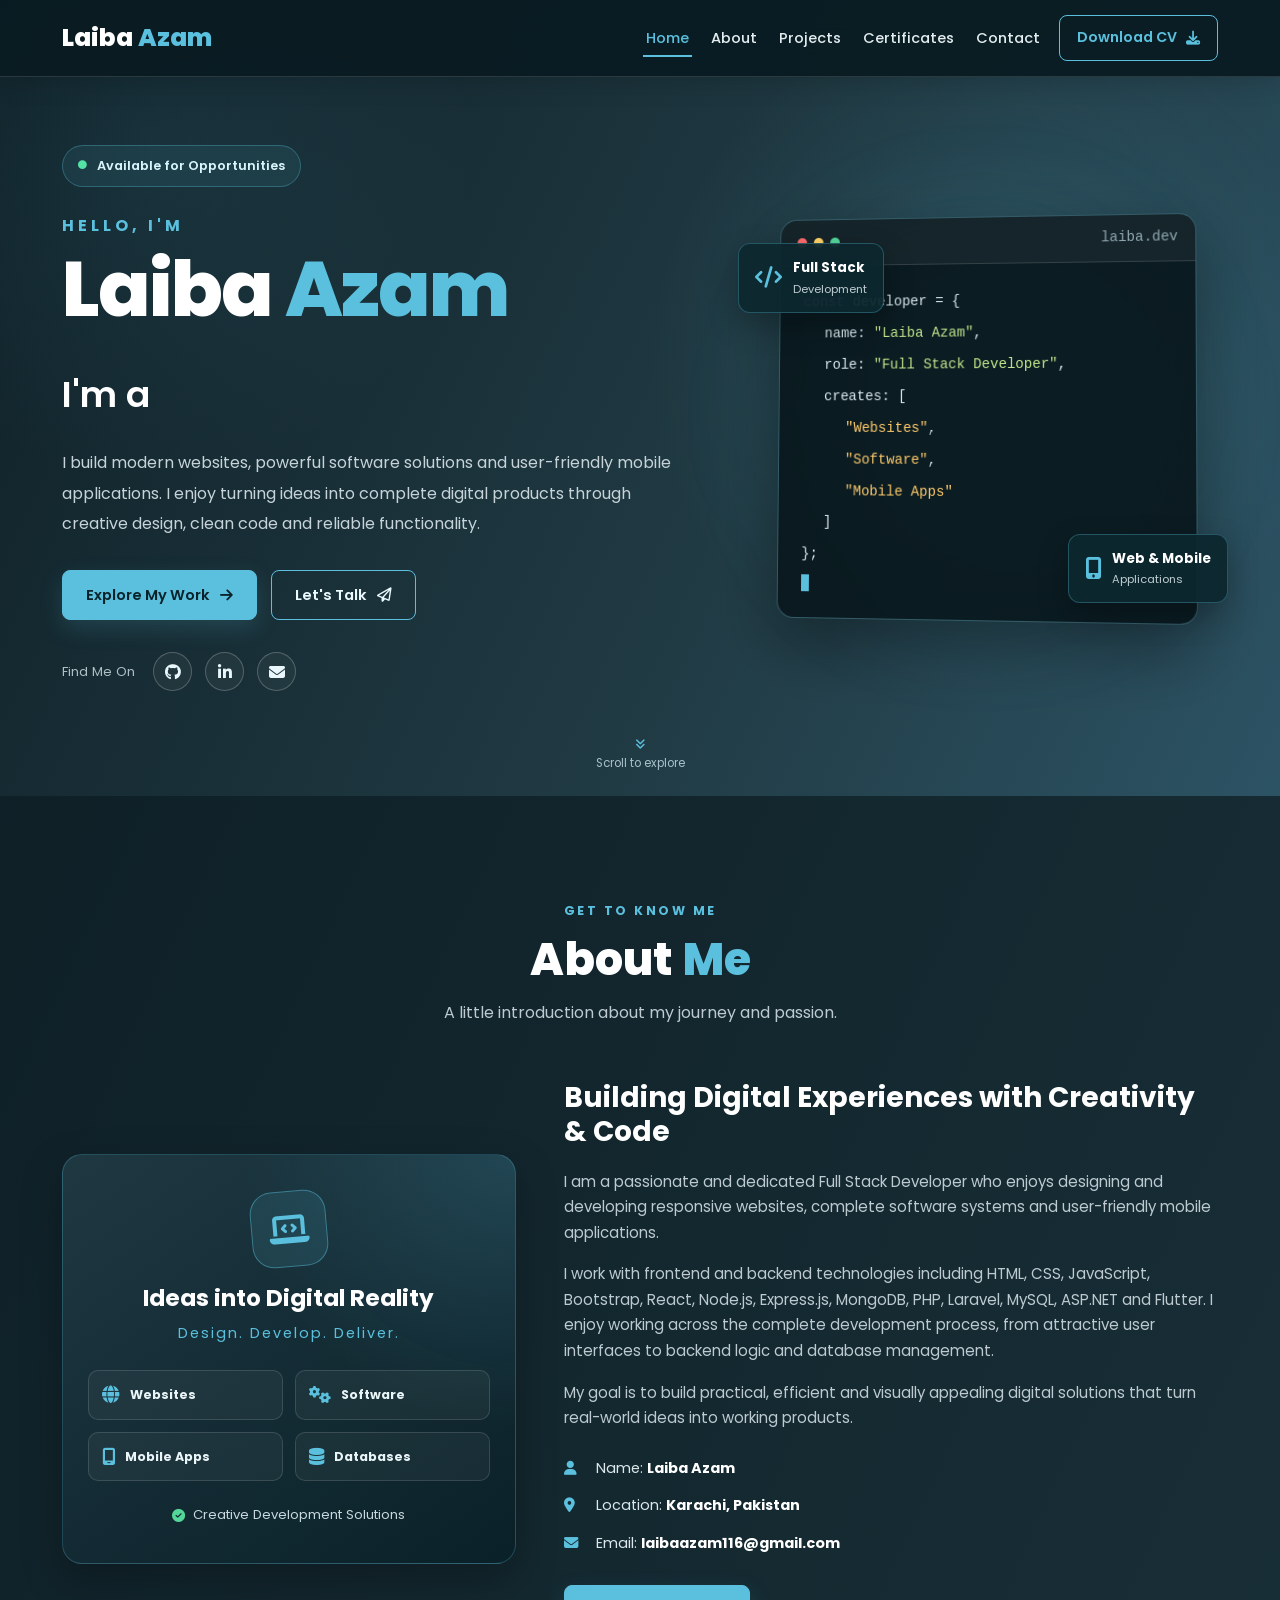
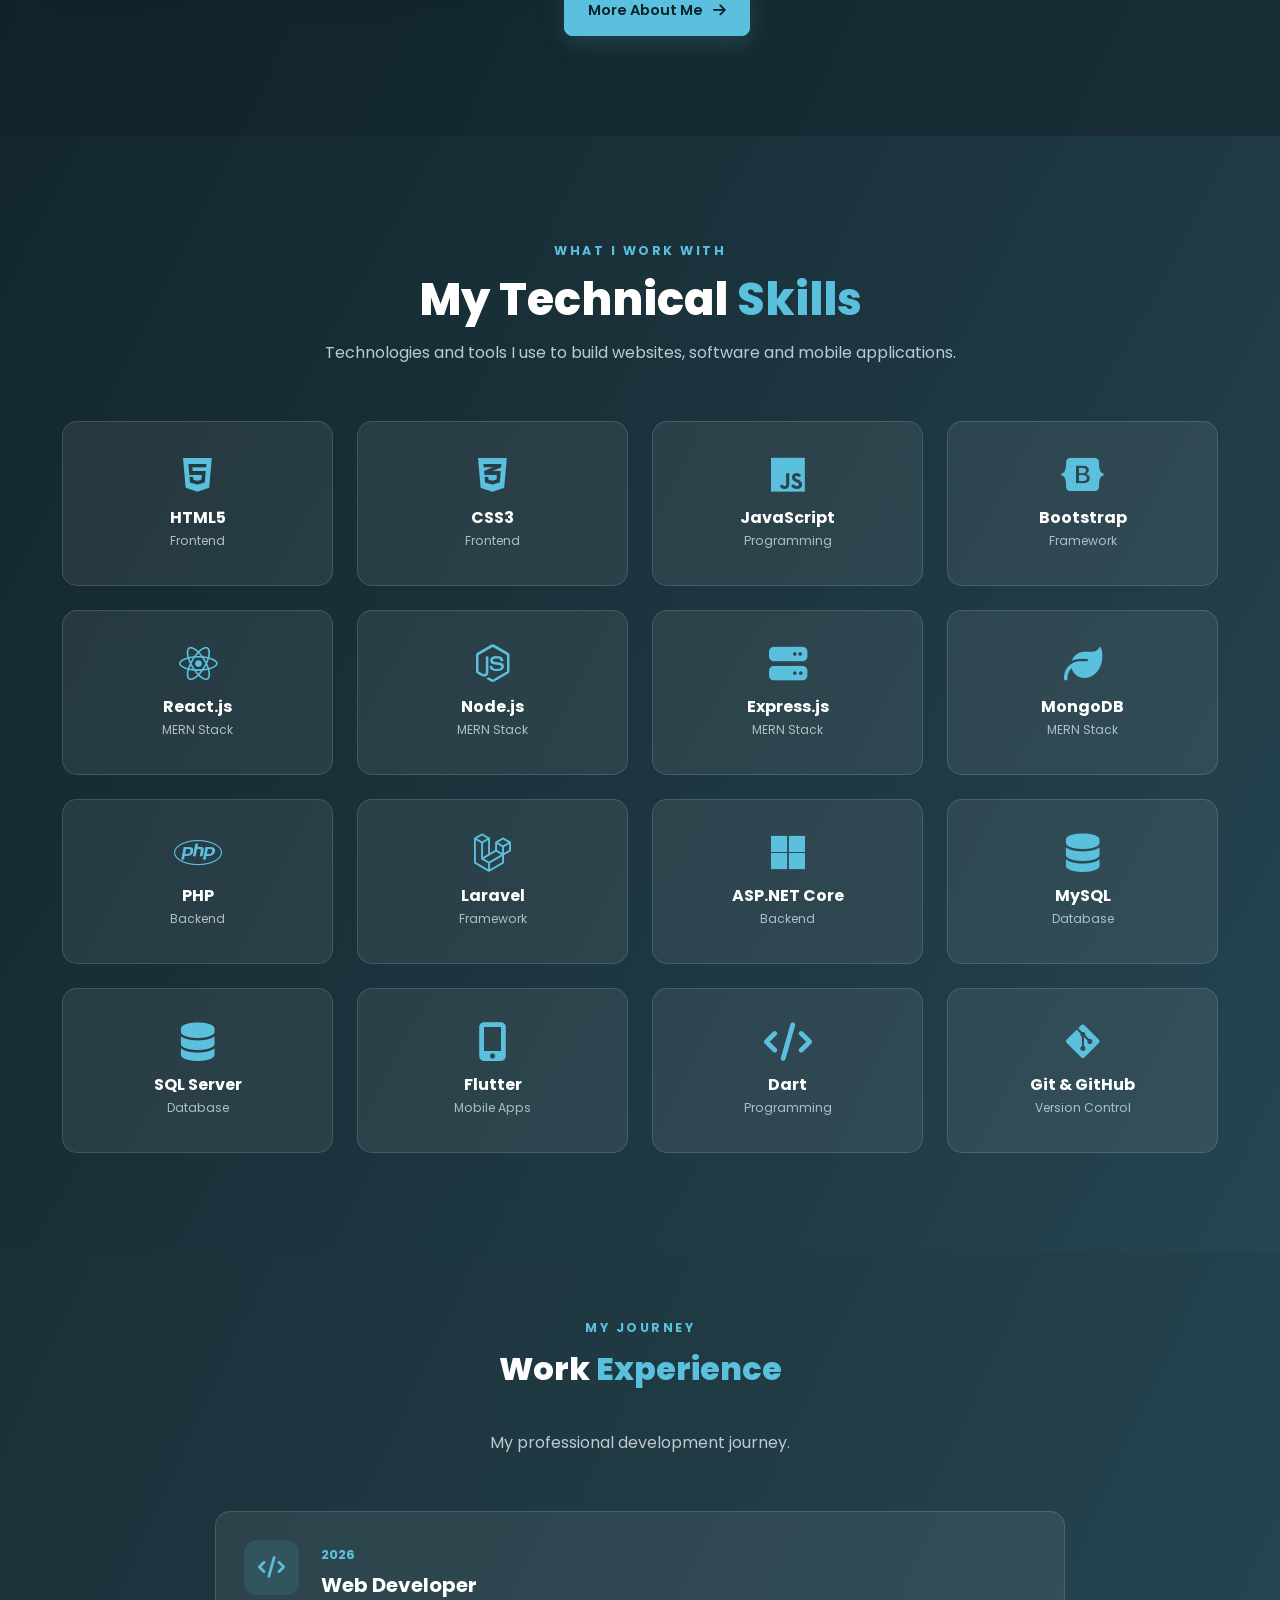
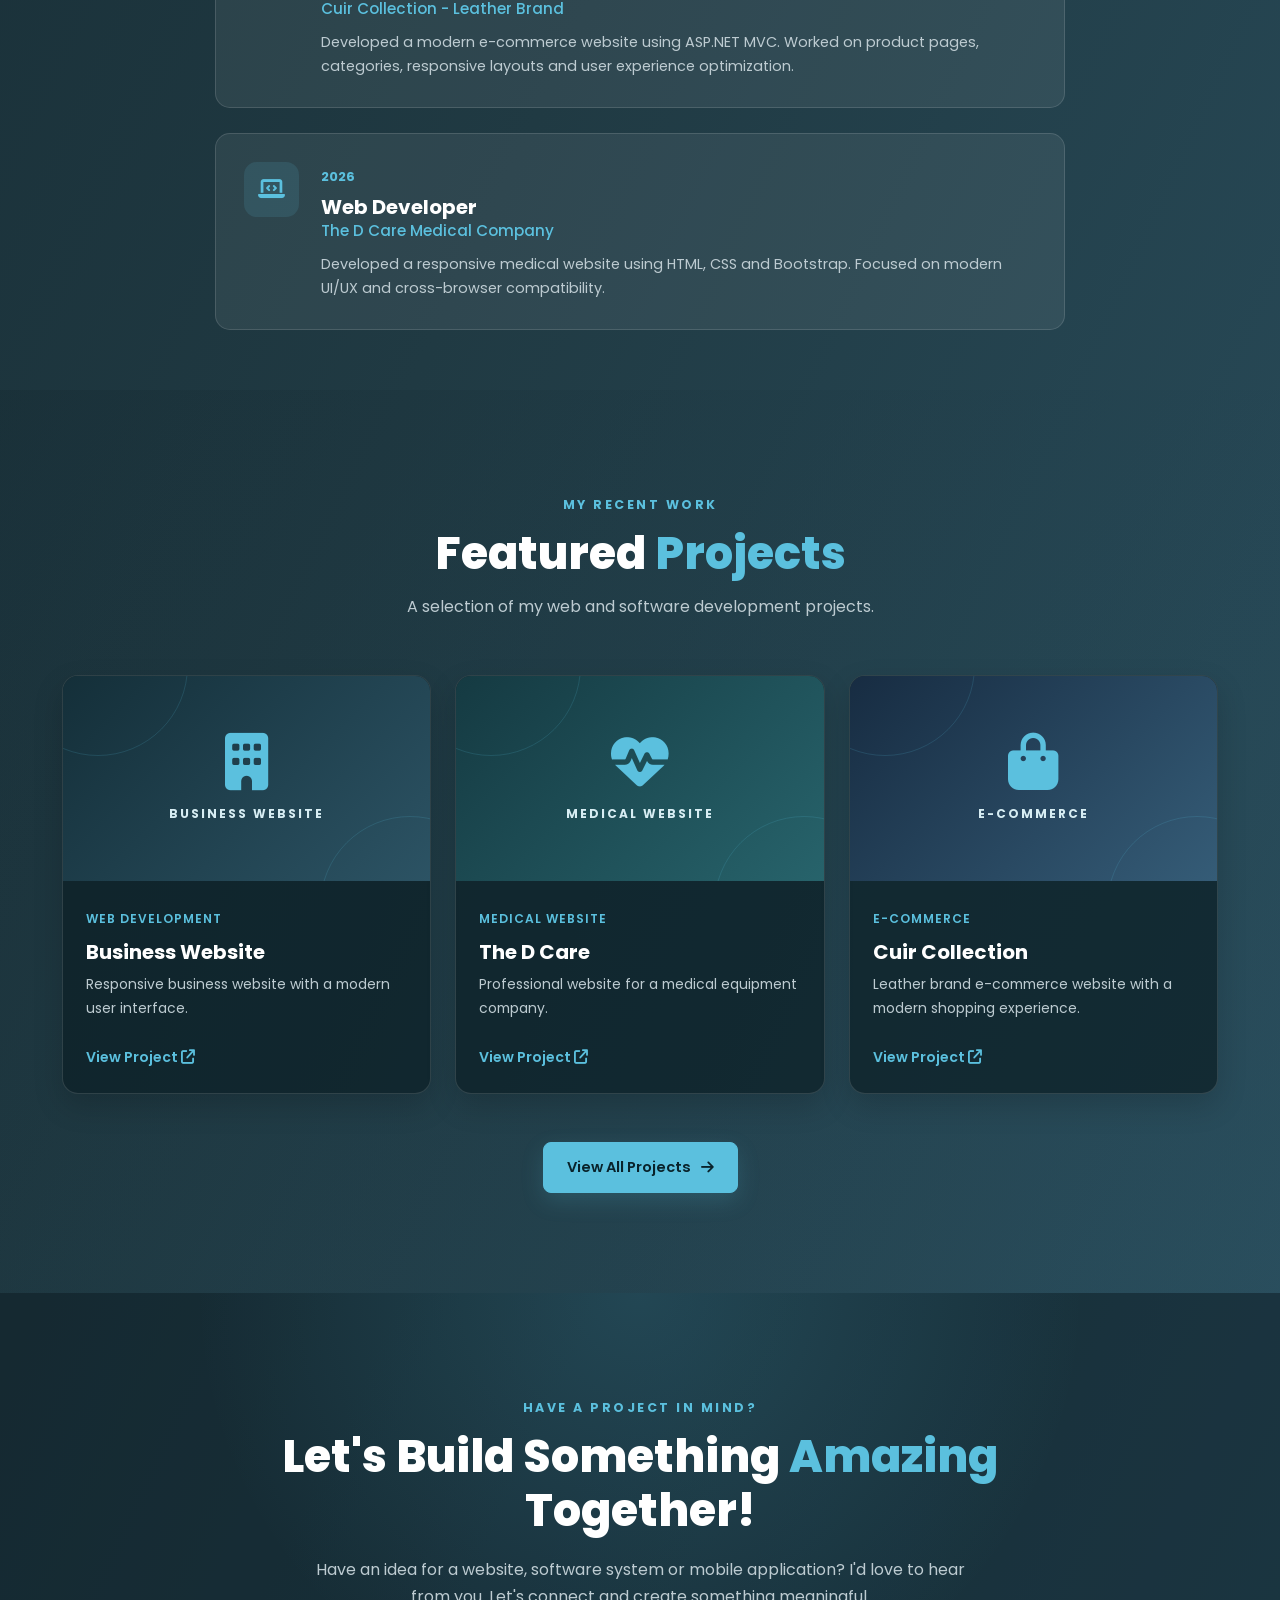
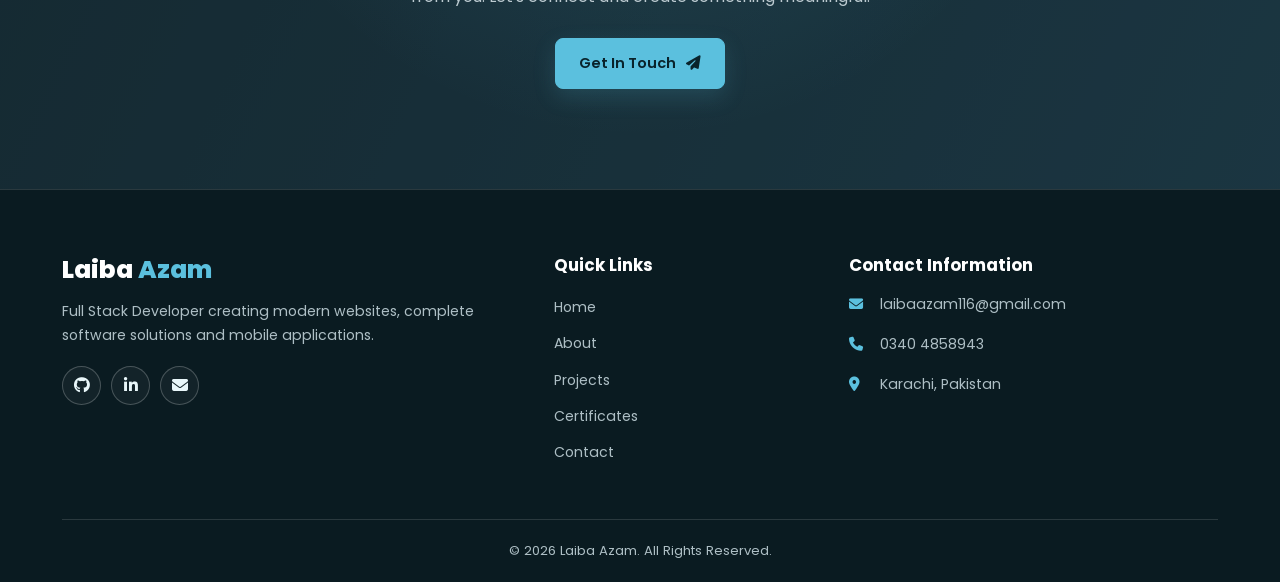
<file: index.html>
<!DOCTYPE html>
<html lang="en">
<head>
    <meta charset="UTF-8">
    <meta name="viewport" content="width=device-width, initial-scale=1.0">
    <title>Laiba Azam | Full Stack Developer</title>
    <meta name="description" content="Laiba Azam - Full Stack Developer creating websites, software and mobile applications.">

    <link href="https://cdn.jsdelivr.net/npm/bootstrap@5.3.3/dist/css/bootstrap.min.css" rel="stylesheet">
    <link rel="stylesheet" href="https://cdnjs.cloudflare.com/ajax/libs/font-awesome/6.5.2/css/all.min.css">
    <link rel="stylesheet" href="style.css">
    <link rel="stylesheet" href="kool.css">

    <link rel="preconnect" href="https://fonts.googleapis.com">
    <link rel="preconnect" href="https://fonts.gstatic.com" crossorigin>
    <link href="https://fonts.googleapis.com/css2?family=Poppins:wght@300;400;500;600;700;800&display=swap" rel="stylesheet">
</head>

<body>

<!-- NAVBAR -->
<header>
    <nav class="navbar navbar-expand-lg navbar-dark fixed-top portfolio-navbar">
        <div class="container">
            <a class="navbar-brand" href="index.html">Laiba <span>Azam</span></a>

            <button class="navbar-toggler" type="button" data-bs-toggle="collapse"
                data-bs-target="#navbarNav" aria-controls="navbarNav"
                aria-expanded="false" aria-label="Toggle navigation">
                <span class="navbar-toggler-icon"></span>
            </button>

            <div class="collapse navbar-collapse justify-content-end" id="navbarNav">
                <ul class="navbar-nav align-items-lg-center gap-lg-3">
                    <li class="nav-item"><a class="nav-link active" href="index.html">Home</a></li>
                    <li class="nav-item"><a class="nav-link" href="about.html">About</a></li>
                    <li class="nav-item"><a class="nav-link" href="projects.html">Projects</a></li>
                    <li class="nav-item"><a class="nav-link" href="certificate.html">Certificates</a></li>
                    <li class="nav-item"><a class="nav-link" href="contact.html">Contact</a></li>
                    <li class="nav-item">
                        <a href="./image/newCV.pdf" download class="nav-resume">
                            Download CV <i class="fa-solid fa-download"></i>
                        </a>
                    </li>
                </ul>
            </div>
        </div>
    </nav>
</header>

<!-- HERO SECTION -->
<section class="hero-section" id="home">
    <div class="hero-overlay"></div>

    <div class="container hero-container">
        <div class="row align-items-center">
            <div class="col-lg-7 hero-content">
                <span class="hero-tag">
                    <i class="fa-solid fa-circle"></i>
                    Available for Opportunities
                </span>

                <p class="hero-intro">HELLO, I'M</p>
                <h1>Laiba <span>Azam</span></h1>
                <h2>I'm a <span class="my-animation"></span></h2>

                <p class="hero-description">
                    I build modern websites, powerful software solutions and user-friendly
                    mobile applications. I enjoy turning ideas into complete digital products
                    through creative design, clean code and reliable functionality.
                </p>

                <div class="hero-buttons">
                    <a href="projects.html" class="primary-btn">
                        Explore My Work <i class="fa-solid fa-arrow-right"></i>
                    </a>
                    <a href="contact.html" class="secondary-btn">
                        Let's Talk <i class="fa-regular fa-paper-plane"></i>
                    </a>
                </div>

                <div class="hero-social">
                    <span>Find Me On</span>
                    <a href="https://github.com/laibaazam10" target="_blank" rel="noopener noreferrer">
                        <i class="fa-brands fa-github"></i>
                    </a>
                    <a href="https://www.linkedin.com/" target="_blank" rel="noopener noreferrer">
                        <i class="fa-brands fa-linkedin-in"></i>
                    </a>
                    <a href="mailto:laibaazam116@gmail.com">
                        <i class="fa-solid fa-envelope"></i>
                    </a>
                </div>
            </div>

            <!-- CODE WINDOW: PROFILE IMAGE REMOVED -->
            <div class="col-lg-5 text-center hero-image-column">
                <div class="hero-image-wrapper developer-visual">
                    <div class="hero-image-glow"></div>

                    <div class="code-window">
                        <div class="code-window-top">
                            <span></span><span></span><span></span>
                            <small>laiba.dev</small>
                        </div>

                        <div class="code-window-body">
                            <p><span class="code-purple">const</span> developer = {</p>
                            <p class="code-indent">name: <span class="code-green">"Laiba Azam"</span>,</p>
                            <p class="code-indent">role: <span class="code-green">"Full Stack Developer"</span>,</p>
                            <p class="code-indent">creates: [</p>
                            <p class="code-indent code-more"><span class="code-yellow">"Websites"</span>,</p>
                            <p class="code-indent code-more"><span class="code-yellow">"Software"</span>,</p>
                            <p class="code-indent code-more"><span class="code-yellow">"Mobile Apps"</span></p>
                            <p class="code-indent">]</p>
                            <p>};</p>
                            <div class="code-cursor"></div>
                        </div>
                    </div>

                    <div class="floating-card floating-card-one">
                        <i class="fa-solid fa-code"></i>
                        <div><strong>Full Stack</strong><small>Development</small></div>
                    </div>

                    <div class="floating-card floating-card-two">
                        <i class="fa-solid fa-mobile-screen-button"></i>
                        <div><strong>Web & Mobile</strong><small>Applications</small></div>
                    </div>
                </div>
            </div>
        </div>
    </div>

    <div class="scroll-indicator">
        <i class="fa-solid fa-angles-down"></i>
        <span>Scroll to explore</span>
    </div>
</section>

<!-- ABOUT SECTION -->
<section class="about-section section-padding" id="about">
    <div class="container">
        <div class="section-heading">
            <span>GET TO KNOW ME</span>
            <h2>About <span>Me</span></h2>
            <p>A little introduction about my journey and passion.</p>
        </div>

        <div class="row align-items-center g-5">
            <!-- ABOUT VISUAL INSTEAD OF IMAGE -->
            <div class="col-lg-5">
                <div class="about-image-box about-highlight-box">
                    <div class="about-highlight-icon">
                        <i class="fa-solid fa-laptop-code"></i>
                    </div>
                    <h3>Ideas into Digital Reality</h3>
                    <p>Design. Develop. Deliver.</p>

                    <div class="about-highlight-grid">
                        <div><i class="fa-solid fa-globe"></i><strong>Websites</strong></div>
                        <div><i class="fa-solid fa-gears"></i><strong>Software</strong></div>
                        <div><i class="fa-solid fa-mobile-screen"></i><strong>Mobile Apps</strong></div>
                        <div><i class="fa-solid fa-database"></i><strong>Databases</strong></div>
                    </div>

                    <div class="about-image-caption">
                        <i class="fa-solid fa-circle-check"></i>
                        <span>Creative Development Solutions</span>
                    </div>
                </div>
            </div>

            <div class="col-lg-7">
                <div class="about-content">
                    <h3>Building Digital Experiences with Creativity & Code</h3>

                    <p>
                        I am a passionate and dedicated Full Stack Developer who enjoys
                        designing and developing responsive websites, complete software
                        systems and user-friendly mobile applications.
                    </p>

                    <p>
                        I work with frontend and backend technologies including HTML, CSS,
                        JavaScript, Bootstrap, React, Node.js, Express.js, MongoDB, PHP,
                        Laravel, MySQL, ASP.NET and Flutter. I enjoy working across the
                        complete development process, from attractive user interfaces to
                        backend logic and database management.
                    </p>

                    <p>
                        My goal is to build practical, efficient and visually appealing
                        digital solutions that turn real-world ideas into working products.
                    </p>

                    <div class="about-details">
                        <div>
                            <i class="fa-solid fa-user"></i>
                            <span>Name: <strong>Laiba Azam</strong></span>
                        </div>
                        <div>
                            <i class="fa-solid fa-location-dot"></i>
                            <span>Location: <strong>Karachi, Pakistan</strong></span>
                        </div>
                        <div>
                            <i class="fa-solid fa-envelope"></i>
                            <span>Email: <strong>laibaazam116@gmail.com</strong></span>
                        </div>
                    </div>

                    <a href="about.html" class="primary-btn about-btn">
                        More About Me <i class="fa-solid fa-arrow-right"></i>
                    </a>
                </div>
            </div>
        </div>
    </div>
</section>

<!-- SKILLS SECTION -->
<section class="skills-section section-padding">
    <div class="container">
        <div class="section-heading">
            <span>WHAT I WORK WITH</span>
            <h2>My Technical <span>Skills</span></h2>
            <p>Technologies and tools I use to build websites, software and mobile applications.</p>
        </div>

        <div class="row g-4">
            <div class="col-6 col-md-4 col-lg-3">
                <div class="skill-card"><i class="fa-brands fa-html5"></i><h5>HTML5</h5><span>Frontend</span></div>
            </div>
            <div class="col-6 col-md-4 col-lg-3">
                <div class="skill-card"><i class="fa-brands fa-css3-alt"></i><h5>CSS3</h5><span>Frontend</span></div>
            </div>
            <div class="col-6 col-md-4 col-lg-3">
                <div class="skill-card"><i class="fa-brands fa-js"></i><h5>JavaScript</h5><span>Programming</span></div>
            </div>
            <div class="col-6 col-md-4 col-lg-3">
                <div class="skill-card"><i class="fa-brands fa-bootstrap"></i><h5>Bootstrap</h5><span>Framework</span></div>
            </div>
            <div class="col-6 col-md-4 col-lg-3">
                <div class="skill-card"><i class="fa-brands fa-react"></i><h5>React.js</h5><span>MERN Stack</span></div>
            </div>
            <div class="col-6 col-md-4 col-lg-3">
                <div class="skill-card"><i class="fa-brands fa-node-js"></i><h5>Node.js</h5><span>MERN Stack</span></div>
            </div>
            <div class="col-6 col-md-4 col-lg-3">
                <div class="skill-card"><i class="fa-solid fa-server"></i><h5>Express.js</h5><span>MERN Stack</span></div>
            </div>
            <div class="col-6 col-md-4 col-lg-3">
                <div class="skill-card"><i class="fa-solid fa-leaf"></i><h5>MongoDB</h5><span>MERN Stack</span></div>
            </div>
            <div class="col-6 col-md-4 col-lg-3">
                <div class="skill-card"><i class="fa-brands fa-php"></i><h5>PHP</h5><span>Backend</span></div>
            </div>
            <div class="col-6 col-md-4 col-lg-3">
                <div class="skill-card"><i class="fa-brands fa-laravel"></i><h5>Laravel</h5><span>Framework</span></div>
            </div>
            <div class="col-6 col-md-4 col-lg-3">
                <div class="skill-card"><i class="fa-brands fa-microsoft"></i><h5>ASP.NET Core</h5><span>Backend</span></div>
            </div>
            <div class="col-6 col-md-4 col-lg-3">
                <div class="skill-card"><i class="fa-solid fa-database"></i><h5>MySQL</h5><span>Database</span></div>
            </div>
            <div class="col-6 col-md-4 col-lg-3">
                <div class="skill-card"><i class="fa-solid fa-database"></i><h5>SQL Server</h5><span>Database</span></div>
            </div>
            <div class="col-6 col-md-4 col-lg-3">
                <div class="skill-card"><i class="fa-solid fa-mobile-screen-button"></i><h5>Flutter</h5><span>Mobile Apps</span></div>
            </div>
            <div class="col-6 col-md-4 col-lg-3">
                <div class="skill-card"><i class="fa-solid fa-code"></i><h5>Dart</h5><span>Programming</span></div>
            </div>
            <div class="col-6 col-md-4 col-lg-3">
                <div class="skill-card"><i class="fa-brands fa-git-alt"></i><h5>Git & GitHub</h5><span>Version Control</span></div>
            </div>
        </div>
    </div>
</section>

<!-- EXPERIENCE SECTION -->
<section class="experience-section section-padding">
    <div class="container">
        <div class="section-heading">
            <span>MY JOURNEY</span>
            <h2>Work <span>Experience</span></h2>
            <p>My professional development journey.</p>
        </div>

        <div class="experience-timeline">
            <div class="experience-card">
                <div class="experience-icon"><i class="fa-solid fa-code"></i></div>
                <div class="experience-info">
                    <span class="experience-date">2026</span>
                    <h3>Web Developer</h3>
                    <h5>Cuir Collection - Leather Brand</h5>
                    <p>
                        Developed a modern e-commerce website using ASP.NET MVC.
                        Worked on product pages, categories, responsive layouts
                        and user experience optimization.
                    </p>
                </div>
            </div>

            <div class="experience-card">
                <div class="experience-icon"><i class="fa-solid fa-laptop-code"></i></div>
                <div class="experience-info">
                    <span class="experience-date">2026</span>
                    <h3>Web Developer</h3>
                    <h5>The D Care Medical Company</h5>
                    <p>
                        Developed a responsive medical website using HTML, CSS
                        and Bootstrap. Focused on modern UI/UX and cross-browser
                        compatibility.
                    </p>
                </div>
            </div>
        </div>
    </div>
</section>

<!-- PROJECTS PREVIEW -->
<section class="projects-section section-padding" id="projects">
    <div class="container">
        <div class="section-heading">
            <span>MY RECENT WORK</span>
            <h2>Featured <span>Projects</span></h2>
            <p>A selection of my web and software development projects.</p>
        </div>

        <div class="row g-4">
            <div class="col-md-6 col-lg-4">
                <div class="project-card">
                    <div class="project-visual project-visual-one">
                        <i class="fa-solid fa-building"></i>
                        <span>BUSINESS WEBSITE</span>
                    </div>
                    <div class="project-card-content">
                        <span>Web Development</span>
                        <h4>Business Website</h4>
                        <p>Responsive business website with a modern user interface.</p>
                        <a href="https://laibaazam10.github.io/business-work/" target="_blank" rel="noopener noreferrer">
                            View Project <i class="fa-solid fa-arrow-up-right-from-square"></i>
                        </a>
                    </div>
                </div>
            </div>

            <div class="col-md-6 col-lg-4">
                <div class="project-card">
                    <div class="project-visual project-visual-two">
                        <i class="fa-solid fa-heart-pulse"></i>
                        <span>MEDICAL WEBSITE</span>
                    </div>
                    <div class="project-card-content">
                        <span>Medical Website</span>
                        <h4>The D Care</h4>
                        <p>Professional website for a medical equipment company.</p>
                        <a href="https://laibaazam10.github.io/checkDcare/" target="_blank" rel="noopener noreferrer">
                            View Project <i class="fa-solid fa-arrow-up-right-from-square"></i>
                        </a>
                    </div>
                </div>
            </div>

            <div class="col-md-6 col-lg-4">
                <div class="project-card">
                    <div class="project-visual project-visual-three">
                        <i class="fa-solid fa-bag-shopping"></i>
                        <span>E-COMMERCE</span>
                    </div>
                    <div class="project-card-content">
                        <span>E-Commerce</span>
                        <h4>Cuir Collection</h4>
                        <p>Leather brand e-commerce website with a modern shopping experience.</p>
                        <a href="https://www.cuircollection.com" target="_blank" rel="noopener noreferrer">
                            View Project <i class="fa-solid fa-arrow-up-right-from-square"></i>
                        </a>
                    </div>
                </div>
            </div>

            <!-- Add your new project cards here -->
        </div>

        <div class="text-center mt-5">
            <a href="projects.html" class="primary-btn">
                View All Projects <i class="fa-solid fa-arrow-right"></i>
            </a>
        </div>
    </div>
</section>

<!-- CONTACT CTA -->
<section class="contact-cta section-padding">
    <div class="container">
        <div class="contact-cta-content">
            <span>HAVE A PROJECT IN MIND?</span>
            <h2>Let's Build Something <span>Amazing</span> Together!</h2>
            <p>
                Have an idea for a website, software system or mobile application?
                I'd love to hear from you. Let's connect and create something meaningful.
            </p>
            <a href="contact.html" class="primary-btn">
                Get In Touch <i class="fa-solid fa-paper-plane"></i>
            </a>
        </div>
    </div>
</section>

<!-- FOOTER -->
<footer class="portfolio-footer">
    <div class="container">
        <div class="row g-4">
            <div class="col-lg-5 col-md-6">
                <h4>Laiba <span>Azam</span></h4>
                <p>
                    Full Stack Developer creating modern websites,
                    complete software solutions and mobile applications.
                </p>
                <div class="footer-social">
                    <a href="https://github.com/laibaazam10" target="_blank" rel="noopener noreferrer">
                        <i class="fa-brands fa-github"></i>
                    </a>
                    <a href="https://www.linkedin.com/" target="_blank" rel="noopener noreferrer">
                        <i class="fa-brands fa-linkedin-in"></i>
                    </a>
                    <a href="mailto:laibaazam116@gmail.com">
                        <i class="fa-solid fa-envelope"></i>
                    </a>
                </div>
            </div>

            <div class="col-lg-3 col-md-6">
                <h5>Quick Links</h5>
                <ul>
                    <li><a href="index.html">Home</a></li>
                    <li><a href="about.html">About</a></li>
                    <li><a href="projects.html">Projects</a></li>
                    <li><a href="certificate.html">Certificates</a></li>
                    <li><a href="contact.html">Contact</a></li>
                </ul>
            </div>

            <div class="col-lg-4 col-md-6">
                <h5>Contact Information</h5>
                <p><i class="fa-solid fa-envelope"></i> laibaazam116@gmail.com</p>
                <p><i class="fa-solid fa-phone"></i> 0340 4858943</p>
                <p><i class="fa-solid fa-location-dot"></i> Karachi, Pakistan</p>
            </div>
        </div>

        <div class="footer-bottom">
            <p>© <span id="year"></span> Laiba Azam. All Rights Reserved.</p>
        </div>
    </div>
</footer>

<script src="https://cdn.jsdelivr.net/npm/bootstrap@5.3.3/dist/js/bootstrap.bundle.min.js"></script>
<script>
    document.getElementById("year").textContent = new Date().getFullYear();
</script>
<script src="script.js"></script>

</body>
</html>
</file>
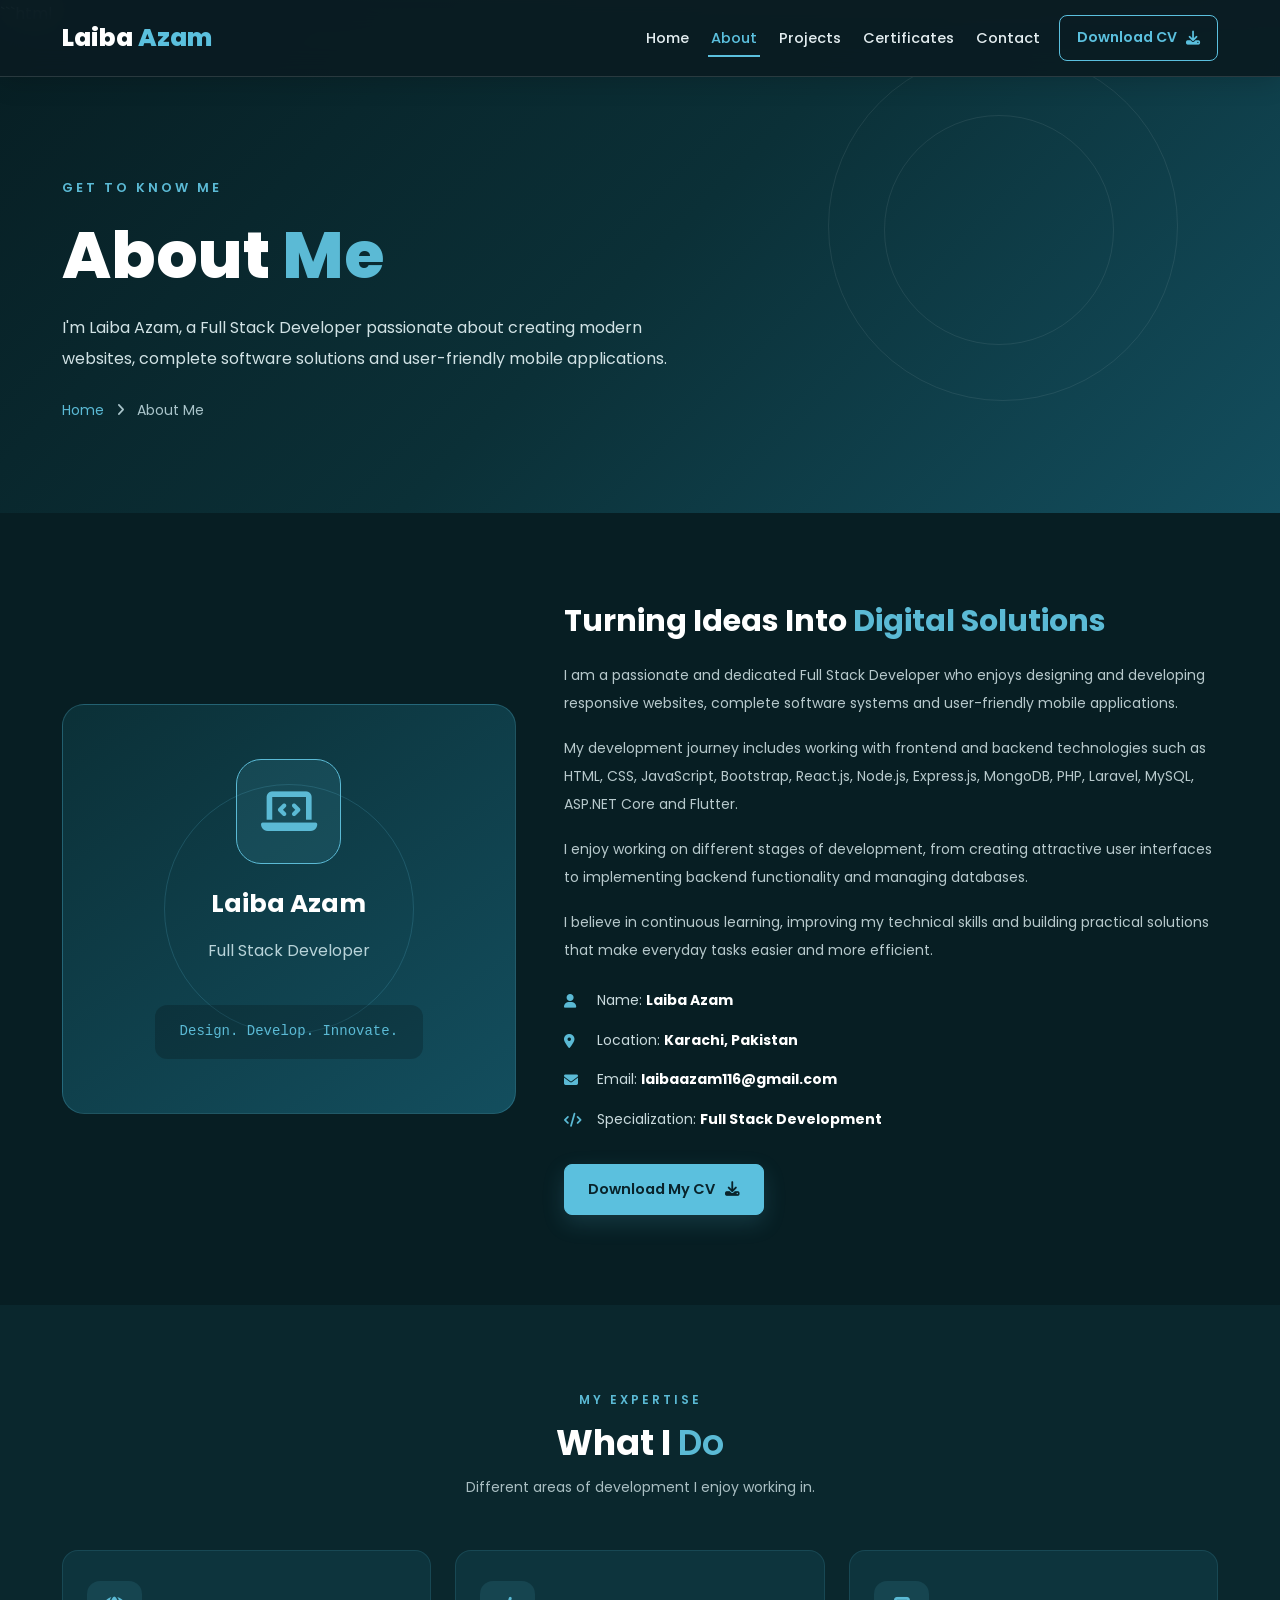
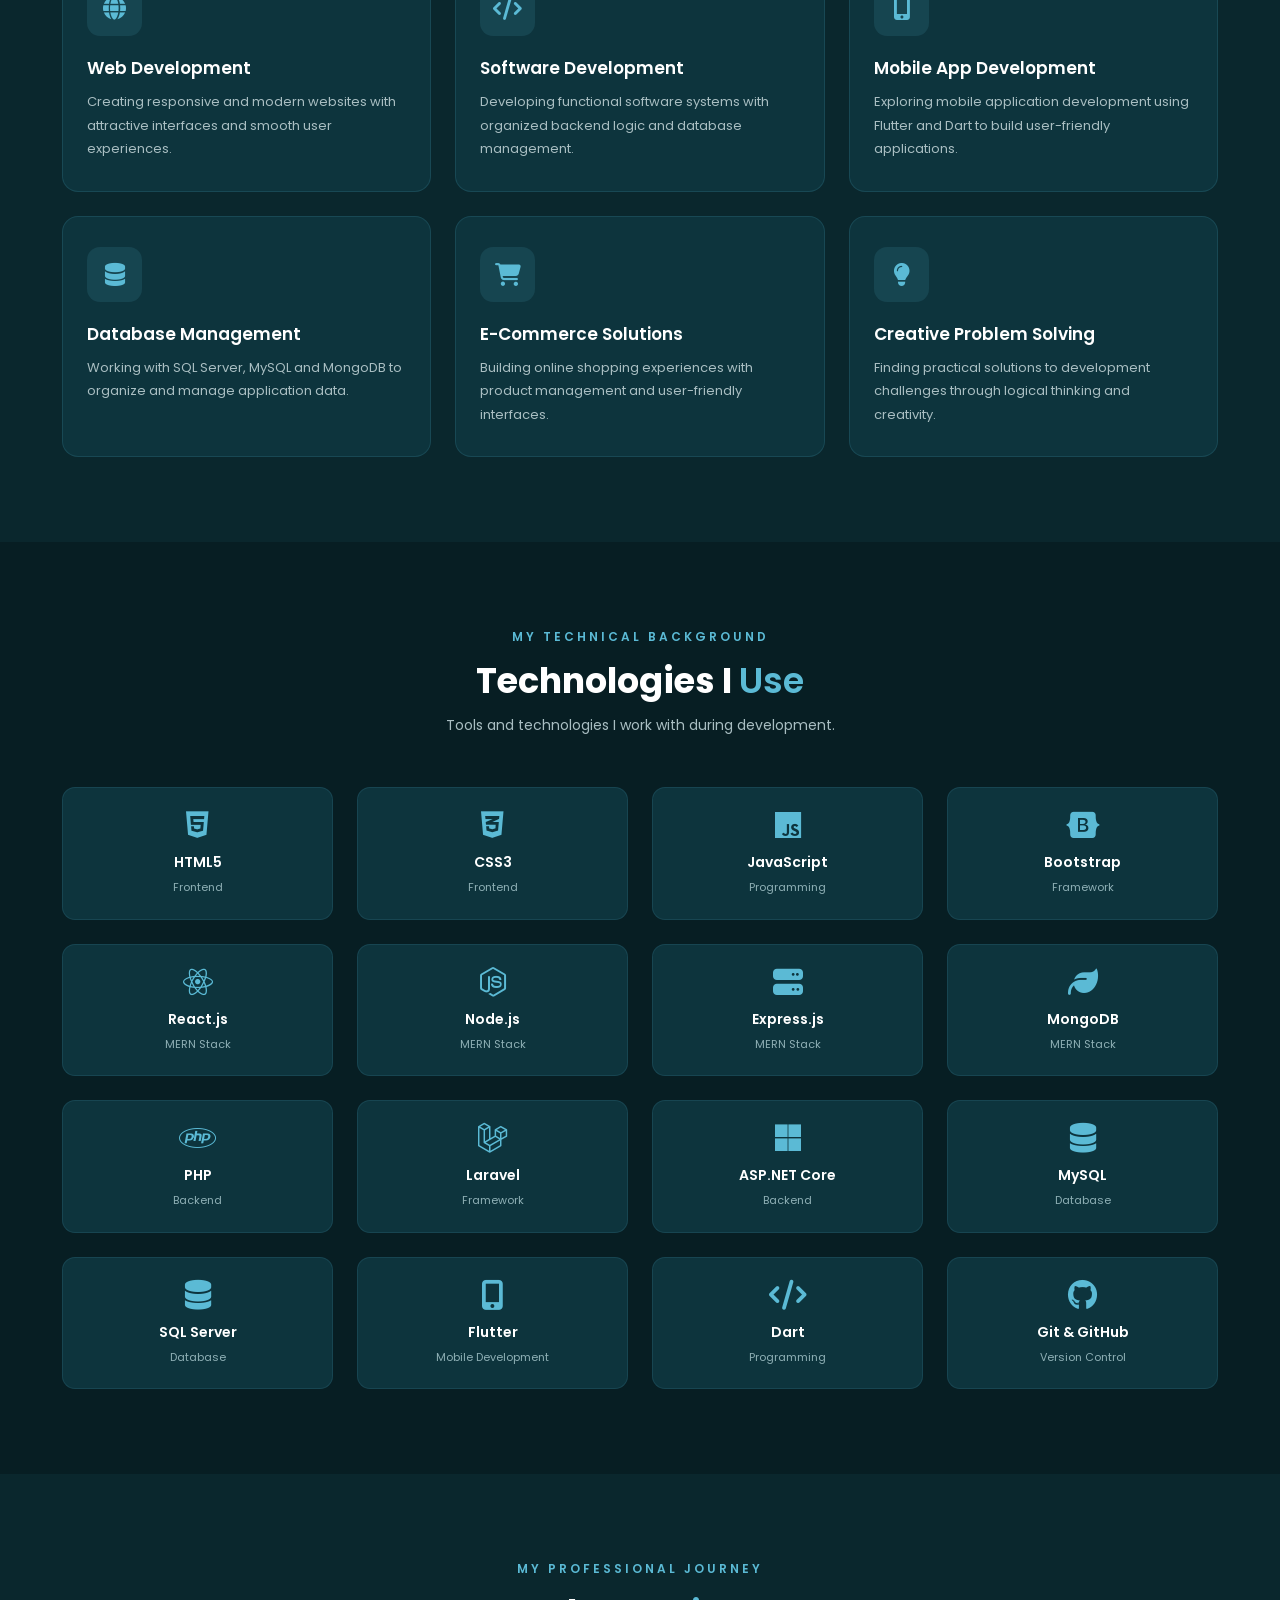
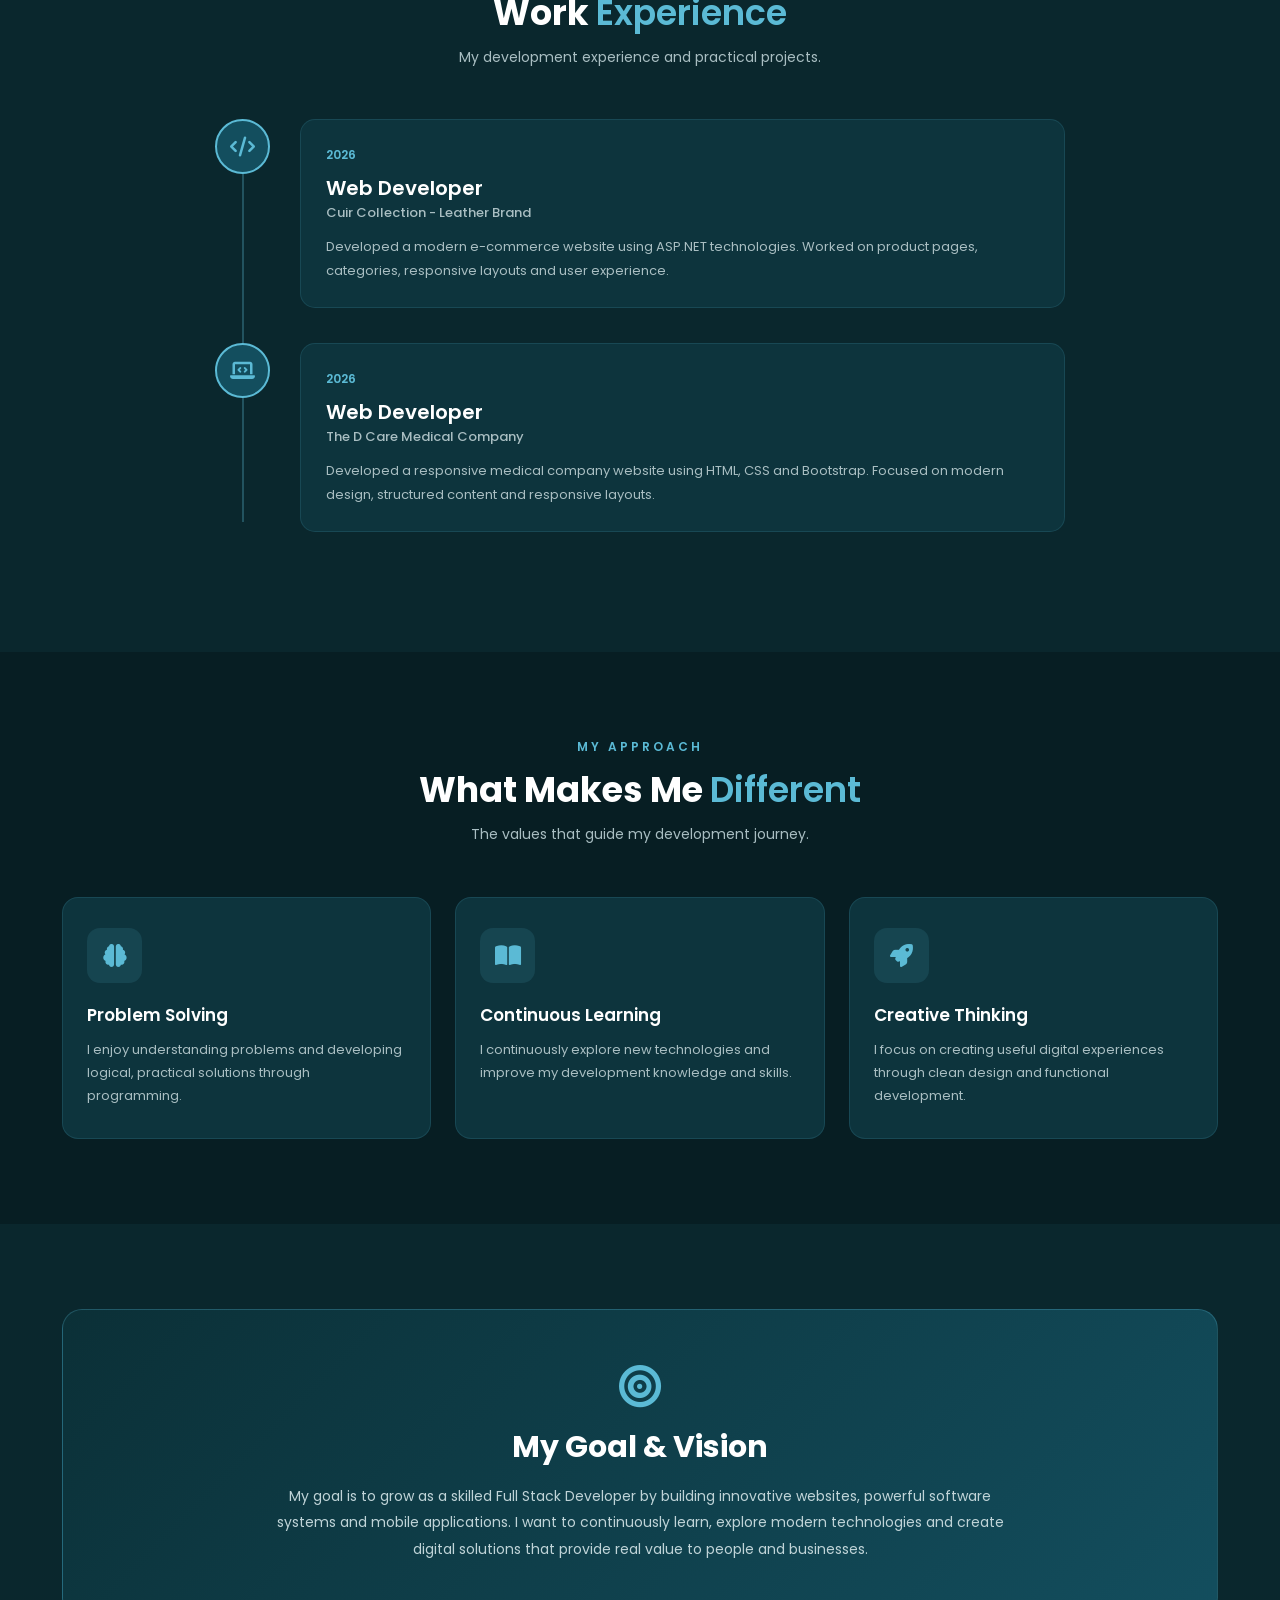
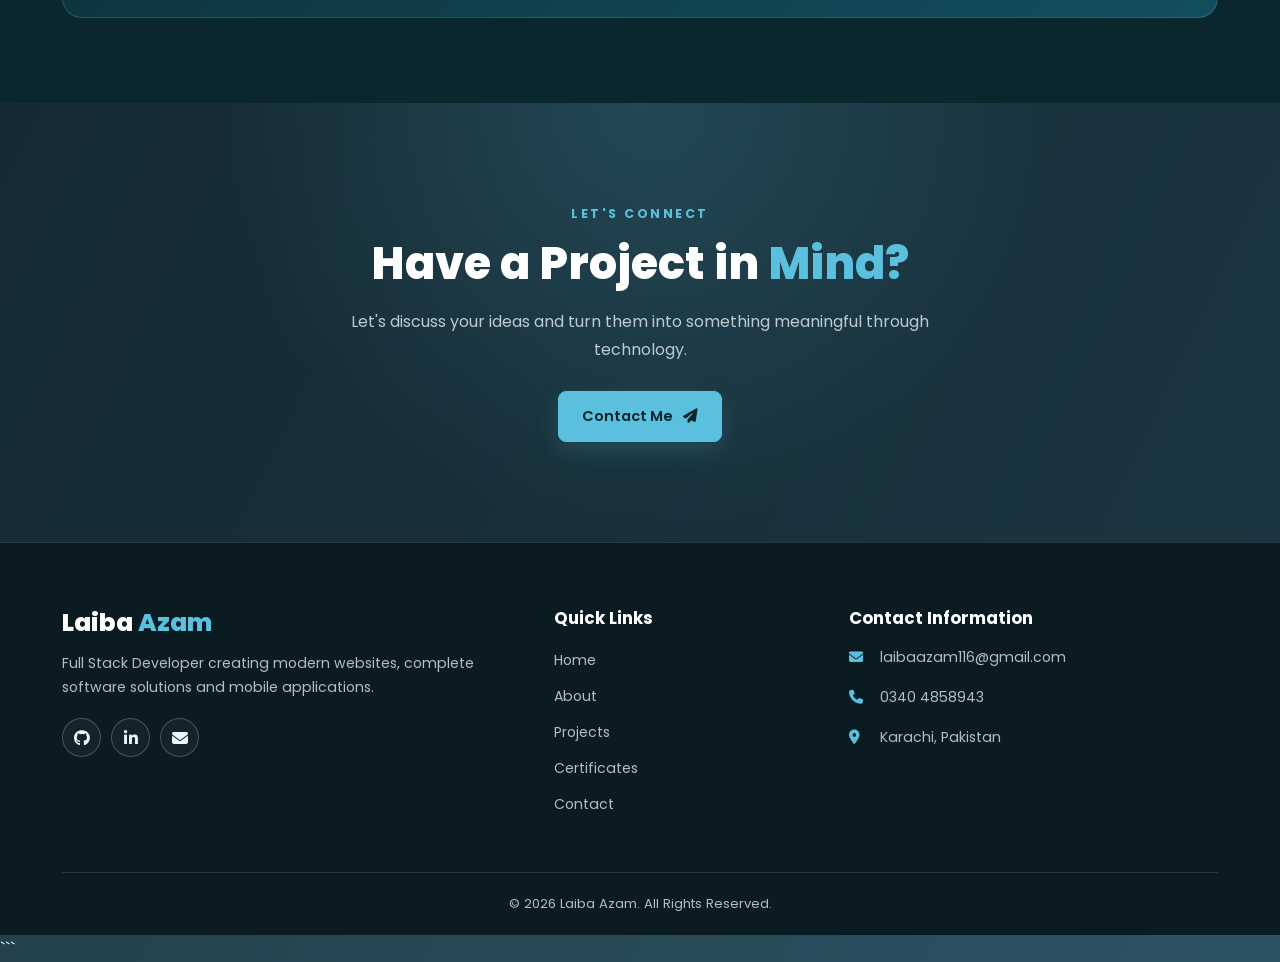
<file: about.html>
```html
<!DOCTYPE html>
<html lang="en">

<head>
    <meta charset="UTF-8">
    <meta name="viewport" content="width=device-width, initial-scale=1.0">

    <title>About Me | Laiba Azam</title>

    <meta name="description" content="Learn more about Laiba Azam, Full Stack Developer specializing in web, software and mobile application development.">

    <link href="https://cdn.jsdelivr.net/npm/bootstrap@5.3.3/dist/css/bootstrap.min.css" rel="stylesheet">

    <link rel="stylesheet" href="https://cdnjs.cloudflare.com/ajax/libs/font-awesome/6.5.2/css/all.min.css">

    <link rel="stylesheet" href="style.css">
    <link rel="stylesheet" href="kool.css">

    <link rel="preconnect" href="https://fonts.googleapis.com">
    <link rel="preconnect" href="https://fonts.gstatic.com" crossorigin>

    <link href="https://fonts.googleapis.com/css2?family=Poppins:wght@300;400;500;600;700;800&display=swap" rel="stylesheet">

    <style>

        /* ABOUT HERO */

        .about-hero {
            min-height: 430px;
            background: linear-gradient(135deg, #071e23, #0b3037, #134e5e);
            display: flex;
            align-items: center;
            position: relative;
            overflow: hidden;
            padding: 150px 0 90px;
        }

        .about-hero::before {
            content: "";
            position: absolute;
            width: 350px;
            height: 350px;
            border: 1px solid rgba(255,255,255,0.08);
            border-radius: 50%;
            right: 8%;
            top: 5%;
        }

        .about-hero::after {
            content: "";
            position: absolute;
            width: 230px;
            height: 230px;
            border: 1px solid rgba(255,255,255,0.08);
            border-radius: 50%;
            right: 13%;
            top: 18%;
        }

        .about-hero-content {
            position: relative;
            z-index: 2;
        }

        .about-hero-tag {
            color: #5bbad5;
            font-size: 13px;
            font-weight: 600;
            letter-spacing: 3px;
            text-transform: uppercase;
        }

        .about-hero h1 {
            color: #fff;
            font-size: clamp(38px, 6vw, 65px);
            font-weight: 800;
            margin: 18px 0;
        }

        .about-hero h1 span {
            color: #5bbad5;
        }

        .about-hero p {
            color: #d1e2e5;
            font-size: 16px;
            max-width: 650px;
            line-height: 1.9;
        }

        .about-breadcrumb {
            color: #a9c4ca;
            margin-top: 25px;
            font-size: 14px;
        }

        .about-breadcrumb a {
            color: #5bbad5;
            text-decoration: none;
        }

        /* INTRODUCTION */

        .about-main-section {
            background: #071e23;
            padding: 90px 0;
        }

        .about-main-visual {
            min-height: 410px;
            background: linear-gradient(145deg, #0b3037, #134e5e);
            border-radius: 22px;
            border: 1px solid rgba(91,186,213,0.25);
            display: flex;
            flex-direction: column;
            align-items: center;
            justify-content: center;
            padding: 35px;
            position: relative;
            overflow: hidden;
            text-align: center;
        }

        .about-main-visual::before {
            content: "";
            position: absolute;
            width: 250px;
            height: 250px;
            border: 1px solid rgba(91,186,213,0.2);
            border-radius: 50%;
        }

        .about-main-icon {
            width: 105px;
            height: 105px;
            background: rgba(91,186,213,0.12);
            border: 1px solid #5bbad5;
            border-radius: 25px;
            display: flex;
            align-items: center;
            justify-content: center;
            color: #5bbad5;
            font-size: 45px;
            margin-bottom: 25px;
            position: relative;
            z-index: 1;
        }

        .about-main-visual h3 {
            color: #fff;
            font-size: 25px;
            font-weight: 700;
            position: relative;
            z-index: 1;
        }

        .about-main-visual p {
            color: #b8d3d9;
            margin-top: 10px;
            position: relative;
            z-index: 1;
        }

        .about-code-text {
            margin-top: 25px;
            background: rgba(0,0,0,0.2);
            border-radius: 12px;
            padding: 15px 25px;
            color: #5bbad5;
            font-family: monospace;
            font-size: 14px;
            position: relative;
            z-index: 1;
        }

        .about-main-content h2 {
            color: #fff;
            font-size: 30px;
            font-weight: 700;
            margin-bottom: 22px;
        }

        .about-main-content h2 span {
            color: #5bbad5;
        }

        .about-main-content p {
            color: #b7c9cc;
            font-size: 14px;
            line-height: 2;
            margin-bottom: 17px;
        }

        .about-info-list {
            margin-top: 25px;
        }

        .about-info-list div {
            display: flex;
            align-items: center;
            gap: 13px;
            margin-bottom: 16px;
            color: #c9dadd;
            font-size: 14px;
        }

        .about-info-list i {
            color: #5bbad5;
            width: 20px;
        }

        .about-info-list strong {
            color: #fff;
        }

        /* COMMON SECTION */

        .about-custom-section {
            background: #0a272d;
            padding: 85px 0;
        }

        .about-custom-section.alternate {
            background: #071e23;
        }

        .about-section-heading {
            text-align: center;
            margin-bottom: 50px;
        }

        .about-section-heading span {
            color: #5bbad5;
            font-size: 12px;
            letter-spacing: 3px;
            font-weight: 600;
        }

        .about-section-heading h2 {
            color: #fff;
            font-size: 35px;
            font-weight: 700;
            margin: 12px 0;
        }

        .about-section-heading h2 span {
            color: #5bbad5;
            letter-spacing: 0;
            font-size: inherit;
        }

        .about-section-heading p {
            color: #a9bec2;
            font-size: 14px;
        }

        /* PERSONAL STRENGTHS */

        .strength-card {
            height: 100%;
            background: #0d343d;
            border: 1px solid rgba(91,186,213,0.15);
            border-radius: 16px;
            padding: 30px 24px;
            transition: 0.3s;
        }

        .strength-card:hover {
            transform: translateY(-7px);
            border-color: #5bbad5;
        }

        .strength-icon {
            width: 55px;
            height: 55px;
            background: rgba(91,186,213,0.12);
            border-radius: 13px;
            display: flex;
            align-items: center;
            justify-content: center;
            color: #5bbad5;
            font-size: 23px;
            margin-bottom: 22px;
        }

        .strength-card h4 {
            color: #fff;
            font-size: 17px;
            font-weight: 600;
            margin-bottom: 12px;
        }

        .strength-card p {
            color: #a9bec2;
            font-size: 13px;
            line-height: 1.8;
            margin: 0;
        }

        /* SKILLS */

        .about-skill-box {
            background: #0d343d;
            border: 1px solid rgba(91,186,213,0.13);
            padding: 22px 15px;
            border-radius: 13px;
            text-align: center;
            height: 100%;
            transition: 0.3s;
        }

        .about-skill-box:hover {
            transform: translateY(-5px);
            border-color: #5bbad5;
        }

        .about-skill-box i {
            font-size: 30px;
            color: #5bbad5;
            margin-bottom: 14px;
        }

        .about-skill-box h5 {
            color: #fff;
            font-size: 14px;
            font-weight: 600;
            margin: 0;
        }

        .about-skill-box small {
            display: block;
            color: #8eafb5;
            margin-top: 7px;
            font-size: 11px;
        }

        /* EXPERIENCE */

        .about-timeline {
            max-width: 850px;
            margin: auto;
            position: relative;
        }

        .about-timeline::before {
            content: "";
            position: absolute;
            left: 27px;
            top: 10px;
            bottom: 10px;
            width: 2px;
            background: rgba(91,186,213,0.3);
        }

        .about-timeline-card {
            position: relative;
            padding-left: 85px;
            margin-bottom: 35px;
        }

        .about-timeline-icon {
            position: absolute;
            left: 0;
            top: 0;
            width: 55px;
            height: 55px;
            background: #134e5e;
            border: 2px solid #5bbad5;
            border-radius: 50%;
            display: flex;
            justify-content: center;
            align-items: center;
            color: #5bbad5;
            font-size: 20px;
            z-index: 1;
        }

        .about-timeline-content {
            background: #0d343d;
            border: 1px solid rgba(91,186,213,0.15);
            border-radius: 15px;
            padding: 25px;
        }

        .about-timeline-content span {
            color: #5bbad5;
            font-size: 12px;
            font-weight: 600;
        }

        .about-timeline-content h3 {
            color: #fff;
            font-size: 20px;
            font-weight: 600;
            margin: 10px 0 5px;
        }

        .about-timeline-content h5 {
            color: #a9bec2;
            font-size: 13px;
            margin-bottom: 15px;
        }

        .about-timeline-content p {
            color: #a9bec2;
            font-size: 13px;
            line-height: 1.8;
            margin: 0;
        }

        /* GOAL SECTION */

        .about-goal-box {
            background: linear-gradient(135deg, #0b3037, #134e5e);
            border: 1px solid rgba(91,186,213,0.25);
            padding: 55px 30px;
            border-radius: 20px;
            text-align: center;
        }

        .about-goal-box i {
            color: #5bbad5;
            font-size: 42px;
            margin-bottom: 22px;
        }

        .about-goal-box h2 {
            color: #fff;
            font-size: 30px;
            font-weight: 700;
            margin-bottom: 18px;
        }

        .about-goal-box p {
            color: #c0d4d8;
            font-size: 14px;
            line-height: 1.9;
            max-width: 750px;
            margin: auto;
        }

        /* RESPONSIVE */

        @media(max-width: 768px) {

            .about-hero {
                min-height: 370px;
                padding: 130px 0 65px;
            }

            .about-hero h1 {
                font-size: 40px;
            }

            .about-main-section,
            .about-custom-section {
                padding: 65px 0;
            }

            .about-main-content h2 {
                font-size: 25px;
                margin-top: 15px;
            }

            .about-section-heading h2 {
                font-size: 28px;
            }

            .about-timeline-card {
                padding-left: 70px;
            }

            .about-goal-box h2 {
                font-size: 24px;
            }
        }

    </style>

</head>

<body>

<!-- NAVBAR -->

<header>
    <nav class="navbar navbar-expand-lg navbar-dark fixed-top portfolio-navbar">

        <div class="container">

            <a class="navbar-brand" href="index.html">
                Laiba <span>Azam</span>
            </a>

            <button class="navbar-toggler" type="button"
                data-bs-toggle="collapse"
                data-bs-target="#navbarNav"
                aria-controls="navbarNav"
                aria-expanded="false"
                aria-label="Toggle navigation">

                <span class="navbar-toggler-icon"></span>

            </button>

            <div class="collapse navbar-collapse justify-content-end" id="navbarNav">

                <ul class="navbar-nav align-items-lg-center gap-lg-3">

                    <li class="nav-item">
                        <a class="nav-link" href="index.html">Home</a>
                    </li>

                    <li class="nav-item">
                        <a class="nav-link active" href="about.html">About</a>
                    </li>

                    <li class="nav-item">
                        <a class="nav-link" href="projects.html">Projects</a>
                    </li>

                    <li class="nav-item">
                        <a class="nav-link" href="certificate.html">Certificates</a>
                    </li>

                    <li class="nav-item">
                        <a class="nav-link" href="contact.html">Contact</a>
                    </li>

                    <li class="nav-item">
                        <a href="./image/newCV.pdf" download class="nav-resume">
                            Download CV <i class="fa-solid fa-download"></i>
                        </a>
                    </li>

                </ul>

            </div>

        </div>

    </nav>
</header>


<!-- ABOUT HERO -->

<section class="about-hero">

    <div class="container">

        <div class="about-hero-content">

            <span class="about-hero-tag">
                GET TO KNOW ME
            </span>

            <h1>About <span>Me</span></h1>

            <p>
                I'm Laiba Azam, a Full Stack Developer passionate about
                creating modern websites, complete software solutions
                and user-friendly mobile applications.
            </p>

            <div class="about-breadcrumb">
                <a href="index.html">Home</a>
                <i class="fa-solid fa-angle-right mx-2"></i>
                About Me
            </div>

        </div>

    </div>

</section>


<!-- ABOUT INTRODUCTION -->

<section class="about-main-section">

    <div class="container">

        <div class="row align-items-center g-5">

            <div class="col-lg-5">

                <div class="about-main-visual">

                    <div class="about-main-icon">
                        <i class="fa-solid fa-laptop-code"></i>
                    </div>

                    <h3>Laiba Azam</h3>

                    <p>Full Stack Developer</p>

                    <div class="about-code-text">
                        Design. Develop. Innovate.
                    </div>

                </div>

            </div>


            <div class="col-lg-7">

                <div class="about-main-content">

                    <h2>
                        Turning Ideas Into
                        <span>Digital Solutions</span>
                    </h2>

                    <p>
                        I am a passionate and dedicated Full Stack Developer
                        who enjoys designing and developing responsive websites,
                        complete software systems and user-friendly mobile applications.
                    </p>

                    <p>
                        My development journey includes working with frontend
                        and backend technologies such as HTML, CSS, JavaScript,
                        Bootstrap, React.js, Node.js, Express.js, MongoDB,
                        PHP, Laravel, MySQL, ASP.NET Core and Flutter.
                    </p>

                    <p>
                        I enjoy working on different stages of development,
                        from creating attractive user interfaces to implementing
                        backend functionality and managing databases.
                    </p>

                    <p>
                        I believe in continuous learning, improving my technical
                        skills and building practical solutions that make everyday
                        tasks easier and more efficient.
                    </p>


                    <div class="about-info-list">

                        <div>
                            <i class="fa-solid fa-user"></i>
                            <span>Name: <strong>Laiba Azam</strong></span>
                        </div>

                        <div>
                            <i class="fa-solid fa-location-dot"></i>
                            <span>Location: <strong>Karachi, Pakistan</strong></span>
                        </div>

                        <div>
                            <i class="fa-solid fa-envelope"></i>
                            <span>Email: <strong>laibaazam116@gmail.com</strong></span>
                        </div>

                        <div>
                            <i class="fa-solid fa-code"></i>
                            <span>Specialization: <strong>Full Stack Development</strong></span>
                        </div>

                    </div>

                    <a href="./image/newCV.pdf" download class="primary-btn mt-3">
                        Download My CV
                        <i class="fa-solid fa-download"></i>
                    </a>

                </div>

            </div>

        </div>

    </div>

</section>


<!-- WHAT I DO -->

<section class="about-custom-section">

    <div class="container">

        <div class="about-section-heading">

            <span>MY EXPERTISE</span>

            <h2>What I <span>Do</span></h2>

            <p>Different areas of development I enjoy working in.</p>

        </div>


        <div class="row g-4">

            <div class="col-md-6 col-lg-4">

                <div class="strength-card">

                    <div class="strength-icon">
                        <i class="fa-solid fa-globe"></i>
                    </div>

                    <h4>Web Development</h4>

                    <p>
                        Creating responsive and modern websites with
                        attractive interfaces and smooth user experiences.
                    </p>

                </div>

            </div>


            <div class="col-md-6 col-lg-4">

                <div class="strength-card">

                    <div class="strength-icon">
                        <i class="fa-solid fa-code"></i>
                    </div>

                    <h4>Software Development</h4>

                    <p>
                        Developing functional software systems with
                        organized backend logic and database management.
                    </p>

                </div>

            </div>


            <div class="col-md-6 col-lg-4">

                <div class="strength-card">

                    <div class="strength-icon">
                        <i class="fa-solid fa-mobile-screen-button"></i>
                    </div>

                    <h4>Mobile App Development</h4>

                    <p>
                        Exploring mobile application development using
                        Flutter and Dart to build user-friendly applications.
                    </p>

                </div>

            </div>


            <div class="col-md-6 col-lg-4">

                <div class="strength-card">

                    <div class="strength-icon">
                        <i class="fa-solid fa-database"></i>
                    </div>

                    <h4>Database Management</h4>

                    <p>
                        Working with SQL Server, MySQL and MongoDB
                        to organize and manage application data.
                    </p>

                </div>

            </div>


            <div class="col-md-6 col-lg-4">

                <div class="strength-card">

                    <div class="strength-icon">
                        <i class="fa-solid fa-cart-shopping"></i>
                    </div>

                    <h4>E-Commerce Solutions</h4>

                    <p>
                        Building online shopping experiences with
                        product management and user-friendly interfaces.
                    </p>

                </div>

            </div>


            <div class="col-md-6 col-lg-4">

                <div class="strength-card">

                    <div class="strength-icon">
                        <i class="fa-solid fa-lightbulb"></i>
                    </div>

                    <h4>Creative Problem Solving</h4>

                    <p>
                        Finding practical solutions to development
                        challenges through logical thinking and creativity.
                    </p>

                </div>

            </div>

        </div>

    </div>

</section>


<!-- TECHNICAL SKILLS -->

<section class="about-custom-section alternate">

    <div class="container">

        <div class="about-section-heading">

            <span>MY TECHNICAL BACKGROUND</span>

            <h2>Technologies I <span>Use</span></h2>

            <p>
                Tools and technologies I work with during development.
            </p>

        </div>


        <div class="row g-4">

            <div class="col-6 col-md-4 col-lg-3">
                <div class="about-skill-box">
                    <i class="fa-brands fa-html5"></i>
                    <h5>HTML5</h5>
                    <small>Frontend</small>
                </div>
            </div>

            <div class="col-6 col-md-4 col-lg-3">
                <div class="about-skill-box">
                    <i class="fa-brands fa-css3-alt"></i>
                    <h5>CSS3</h5>
                    <small>Frontend</small>
                </div>
            </div>

            <div class="col-6 col-md-4 col-lg-3">
                <div class="about-skill-box">
                    <i class="fa-brands fa-js"></i>
                    <h5>JavaScript</h5>
                    <small>Programming</small>
                </div>
            </div>

            <div class="col-6 col-md-4 col-lg-3">
                <div class="about-skill-box">
                    <i class="fa-brands fa-bootstrap"></i>
                    <h5>Bootstrap</h5>
                    <small>Framework</small>
                </div>
            </div>

            <div class="col-6 col-md-4 col-lg-3">
                <div class="about-skill-box">
                    <i class="fa-brands fa-react"></i>
                    <h5>React.js</h5>
                    <small>MERN Stack</small>
                </div>
            </div>

            <div class="col-6 col-md-4 col-lg-3">
                <div class="about-skill-box">
                    <i class="fa-brands fa-node-js"></i>
                    <h5>Node.js</h5>
                    <small>MERN Stack</small>
                </div>
            </div>

            <div class="col-6 col-md-4 col-lg-3">
                <div class="about-skill-box">
                    <i class="fa-solid fa-server"></i>
                    <h5>Express.js</h5>
                    <small>MERN Stack</small>
                </div>
            </div>

            <div class="col-6 col-md-4 col-lg-3">
                <div class="about-skill-box">
                    <i class="fa-solid fa-leaf"></i>
                    <h5>MongoDB</h5>
                    <small>MERN Stack</small>
                </div>
            </div>

            <div class="col-6 col-md-4 col-lg-3">
                <div class="about-skill-box">
                    <i class="fa-brands fa-php"></i>
                    <h5>PHP</h5>
                    <small>Backend</small>
                </div>
            </div>

            <div class="col-6 col-md-4 col-lg-3">
                <div class="about-skill-box">
                    <i class="fa-brands fa-laravel"></i>
                    <h5>Laravel</h5>
                    <small>Framework</small>
                </div>
            </div>

            <div class="col-6 col-md-4 col-lg-3">
                <div class="about-skill-box">
                    <i class="fa-brands fa-microsoft"></i>
                    <h5>ASP.NET Core</h5>
                    <small>Backend</small>
                </div>
            </div>

            <div class="col-6 col-md-4 col-lg-3">
                <div class="about-skill-box">
                    <i class="fa-solid fa-database"></i>
                    <h5>MySQL</h5>
                    <small>Database</small>
                </div>
            </div>

            <div class="col-6 col-md-4 col-lg-3">
                <div class="about-skill-box">
                    <i class="fa-solid fa-database"></i>
                    <h5>SQL Server</h5>
                    <small>Database</small>
                </div>
            </div>

            <div class="col-6 col-md-4 col-lg-3">
                <div class="about-skill-box">
                    <i class="fa-solid fa-mobile-screen-button"></i>
                    <h5>Flutter</h5>
                    <small>Mobile Development</small>
                </div>
            </div>

            <div class="col-6 col-md-4 col-lg-3">
                <div class="about-skill-box">
                    <i class="fa-solid fa-code"></i>
                    <h5>Dart</h5>
                    <small>Programming</small>
                </div>
            </div>

            <div class="col-6 col-md-4 col-lg-3">
                <div class="about-skill-box">
                    <i class="fa-brands fa-github"></i>
                    <h5>Git & GitHub</h5>
                    <small>Version Control</small>
                </div>
            </div>

        </div>

    </div>

</section>


<!-- EXPERIENCE -->

<section class="about-custom-section">

    <div class="container">

        <div class="about-section-heading">

            <span>MY PROFESSIONAL JOURNEY</span>

            <h2>Work <span>Experience</span></h2>

            <p>My development experience and practical projects.</p>

        </div>


        <div class="about-timeline">

            <div class="about-timeline-card">

                <div class="about-timeline-icon">
                    <i class="fa-solid fa-code"></i>
                </div>

                <div class="about-timeline-content">

                    <span>2026</span>

                    <h3>Web Developer</h3>

                    <h5>Cuir Collection - Leather Brand</h5>

                    <p>
                        Developed a modern e-commerce website using
                        ASP.NET technologies. Worked on product pages,
                        categories, responsive layouts and user experience.
                    </p>

                </div>

            </div>


            <div class="about-timeline-card">

                <div class="about-timeline-icon">
                    <i class="fa-solid fa-laptop-code"></i>
                </div>

                <div class="about-timeline-content">

                    <span>2026</span>

                    <h3>Web Developer</h3>

                    <h5>The D Care Medical Company</h5>

                    <p>
                        Developed a responsive medical company website
                        using HTML, CSS and Bootstrap. Focused on
                        modern design, structured content and responsive layouts.
                    </p>

                </div>

            </div>

        </div>

    </div>

</section>


<!-- PERSONAL APPROACH -->

<section class="about-custom-section alternate">

    <div class="container">

        <div class="about-section-heading">

            <span>MY APPROACH</span>

            <h2>What Makes Me <span>Different</span></h2>

            <p>The values that guide my development journey.</p>

        </div>


        <div class="row g-4">

            <div class="col-md-4">

                <div class="strength-card">

                    <div class="strength-icon">
                        <i class="fa-solid fa-brain"></i>
                    </div>

                    <h4>Problem Solving</h4>

                    <p>
                        I enjoy understanding problems and developing
                        logical, practical solutions through programming.
                    </p>

                </div>

            </div>


            <div class="col-md-4">

                <div class="strength-card">

                    <div class="strength-icon">
                        <i class="fa-solid fa-book-open"></i>
                    </div>

                    <h4>Continuous Learning</h4>

                    <p>
                        I continuously explore new technologies and
                        improve my development knowledge and skills.
                    </p>

                </div>

            </div>


            <div class="col-md-4">

                <div class="strength-card">

                    <div class="strength-icon">
                        <i class="fa-solid fa-rocket"></i>
                    </div>

                    <h4>Creative Thinking</h4>

                    <p>
                        I focus on creating useful digital experiences
                        through clean design and functional development.
                    </p>

                </div>

            </div>

        </div>

    </div>

</section>


<!-- MY GOAL -->

<section class="about-custom-section">

    <div class="container">

        <div class="about-goal-box">

            <i class="fa-solid fa-bullseye"></i>

            <h2>My Goal & Vision</h2>

            <p>
                My goal is to grow as a skilled Full Stack Developer
                by building innovative websites, powerful software systems
                and mobile applications. I want to continuously learn,
                explore modern technologies and create digital solutions
                that provide real value to people and businesses.
            </p>

        </div>

    </div>

</section>


<!-- CONTACT CTA -->

<section class="contact-cta section-padding">

    <div class="container">

        <div class="contact-cta-content">

            <span>LET'S CONNECT</span>

            <h2>
                Have a Project in
                <span>Mind?</span>
            </h2>

            <p>
                Let's discuss your ideas and turn them into
                something meaningful through technology.
            </p>

            <a href="contact.html" class="primary-btn">
                Contact Me
                <i class="fa-solid fa-paper-plane"></i>
            </a>

        </div>

    </div>

</section>


<!-- FOOTER -->

<footer class="portfolio-footer">

    <div class="container">

        <div class="row g-4">

            <div class="col-lg-5 col-md-6">

                <h4>Laiba <span>Azam</span></h4>

                <p>
                    Full Stack Developer creating modern websites,
                    complete software solutions and mobile applications.
                </p>

                <div class="footer-social">

                    <a href="https://github.com/laibaazam10" target="_blank" rel="noopener noreferrer">
                        <i class="fa-brands fa-github"></i>
                    </a>

                    <a href="https://www.linkedin.com/" target="_blank" rel="noopener noreferrer">
                        <i class="fa-brands fa-linkedin-in"></i>
                    </a>

                    <a href="mailto:laibaazam116@gmail.com">
                        <i class="fa-solid fa-envelope"></i>
                    </a>

                </div>

            </div>


            <div class="col-lg-3 col-md-6">

                <h5>Quick Links</h5>

                <ul>
                    <li><a href="index.html">Home</a></li>
                    <li><a href="about.html">About</a></li>
                    <li><a href="projects.html">Projects</a></li>
                    <li><a href="certificate.html">Certificates</a></li>
                    <li><a href="contact.html">Contact</a></li>
                </ul>

            </div>


            <div class="col-lg-4 col-md-6">

                <h5>Contact Information</h5>

                <p>
                    <i class="fa-solid fa-envelope"></i>
                    laibaazam116@gmail.com
                </p>

                <p>
                    <i class="fa-solid fa-phone"></i>
                    0340 4858943
                </p>

                <p>
                    <i class="fa-solid fa-location-dot"></i>
                    Karachi, Pakistan
                </p>

            </div>

        </div>


        <div class="footer-bottom">

            <p>
                © <span id="year"></span> Laiba Azam. All Rights Reserved.
            </p>

        </div>

    </div>

</footer>


<script src="https://cdn.jsdelivr.net/npm/bootstrap@5.3.3/dist/js/bootstrap.bundle.min.js"></script>

<script>
    document.getElementById("year").textContent = new Date().getFullYear();
</script>

</body>
</html>
```
</file>
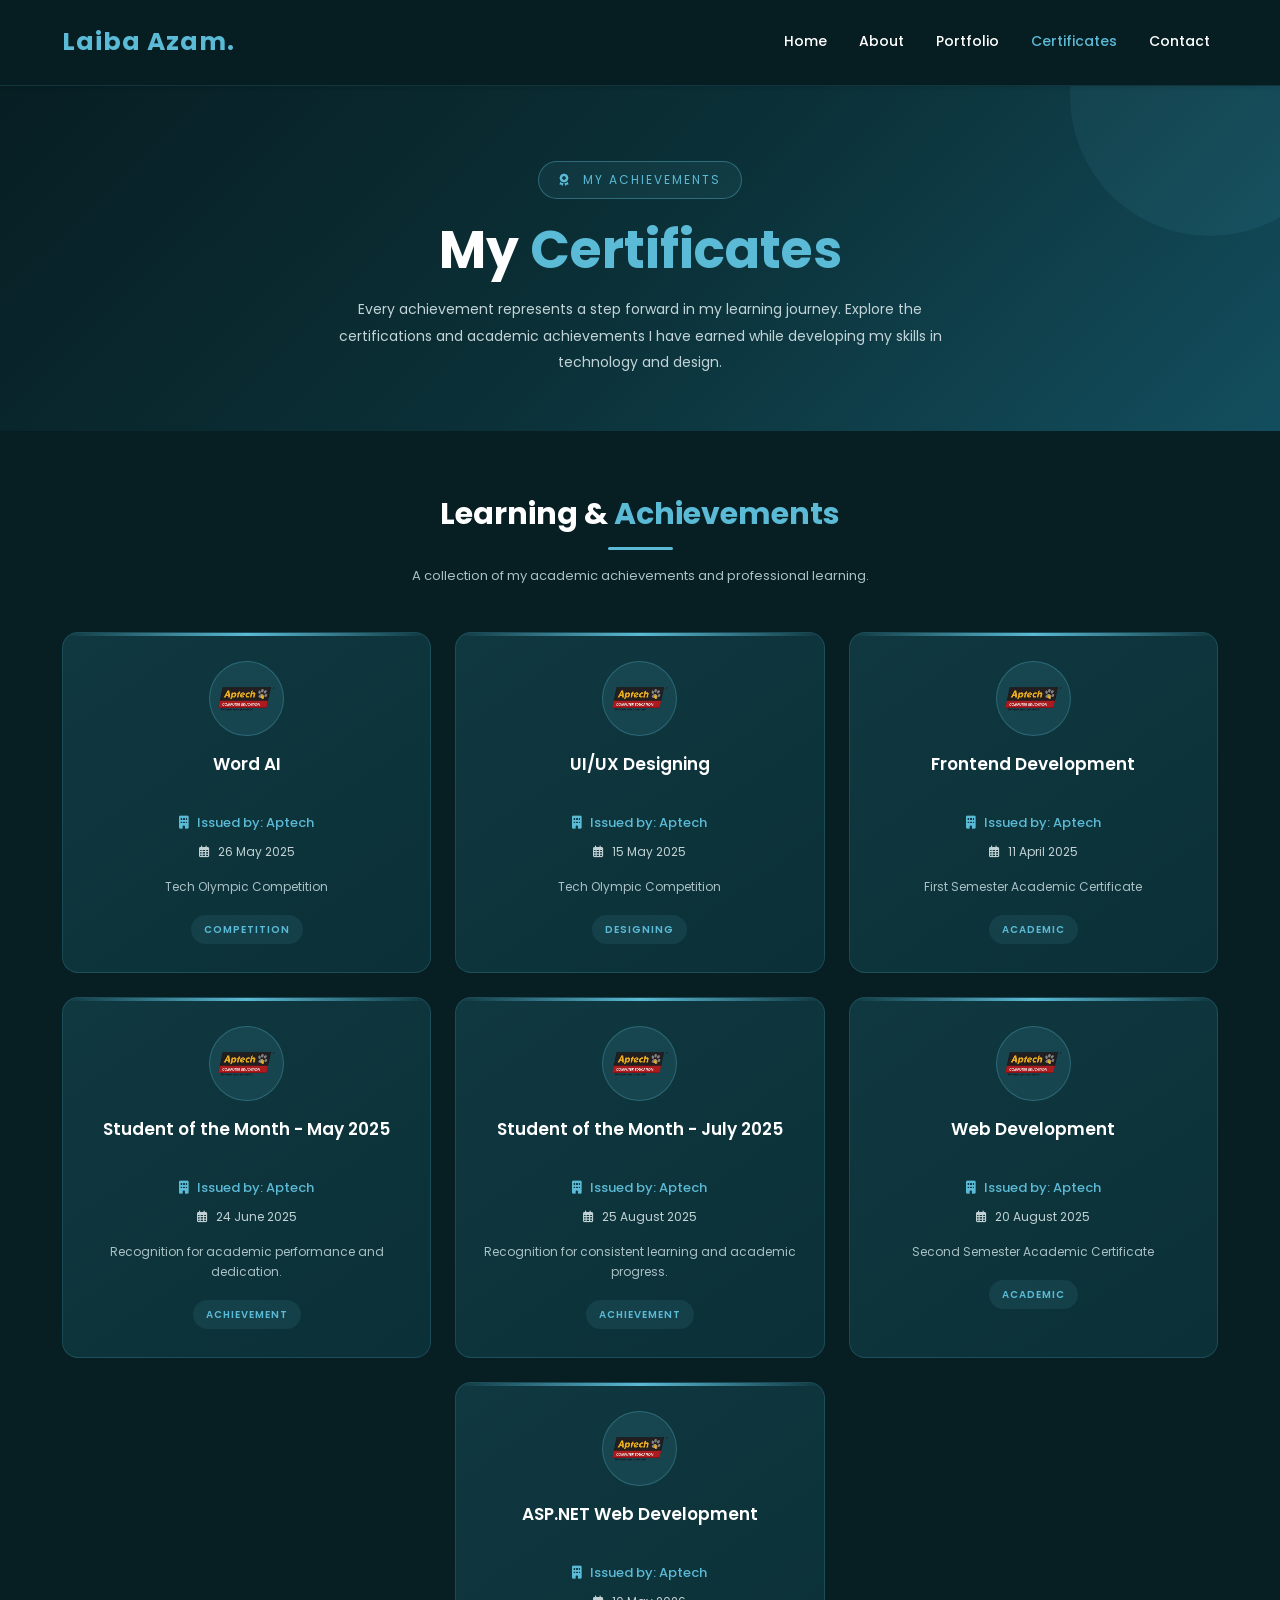
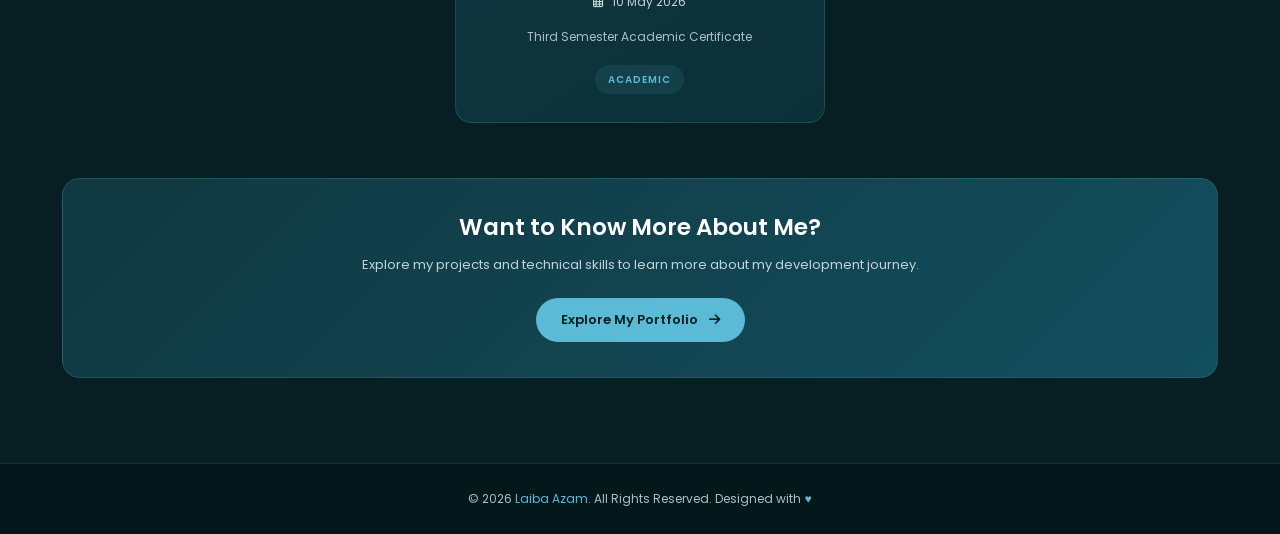
<file: certificate.html>
<!DOCTYPE html>
<html lang="en">

<head>
  <meta charset="UTF-8" />
  <meta name="viewport" content="width=device-width, initial-scale=1.0" />

  <title>Certificates | Laiba Azam</title>

  <link href="https://cdn.jsdelivr.net/npm/bootstrap@5.3.3/dist/css/bootstrap.min.css" rel="stylesheet" />
  <link rel="stylesheet" href="style.css" />
  <link rel="stylesheet" href="https://cdnjs.cloudflare.com/ajax/libs/font-awesome/6.4.0/css/all.min.css" />

  <link href="https://fonts.googleapis.com/css2?family=Poppins:wght@300;400;500;600;700&display=swap" rel="stylesheet" />

  <style>
    body {
      font-family: 'Poppins', sans-serif;
      background: #071e23;
      color: #fff;
      min-height: 100vh;
    }

    /* Navbar */
    .navbar {
      background: rgba(7, 30, 35, 0.96);
      backdrop-filter: blur(12px);
      border-bottom: 1px solid rgba(91, 186, 213, 0.15);
    }

    .navbar-brand {
      color: #5bbad5 !important;
      font-size: 25px;
      font-weight: 700;
      letter-spacing: 1px;
    }

    .navbar-nav .nav-link {
      color: #fff !important;
      font-size: 14px;
      font-weight: 500;
      transition: 0.3s;
    }

    .navbar-nav .nav-link:hover,
    .navbar-nav .nav-link.active {
      color: #5bbad5 !important;
    }

    /* Hero */
    .certificate-hero {
      padding: 75px 15px 55px;
      text-align: center;
      background: linear-gradient(135deg, #071e23, #0b3037, #134e5e);
      position: relative;
      overflow: hidden;
    }

    .certificate-hero::before {
      content: "";
      position: absolute;
      width: 280px;
      height: 280px;
      border-radius: 50%;
      background: rgba(91, 186, 213, 0.08);
      top: -130px;
      right: -70px;
    }

    .hero-label {
      display: inline-block;
      color: #5bbad5;
      border: 1px solid rgba(91, 186, 213, 0.4);
      background: rgba(91, 186, 213, 0.08);
      padding: 8px 20px;
      border-radius: 30px;
      font-size: 12px;
      letter-spacing: 2px;
      text-transform: uppercase;
      margin-bottom: 20px;
    }

    .certificate-hero h1 {
      font-size: clamp(35px, 5vw, 52px);
      font-weight: 700;
      margin-bottom: 15px;
    }

    .certificate-hero h1 span {
      color: #5bbad5;
    }

    .certificate-hero p {
      color: #c2d4d8;
      max-width: 650px;
      margin: auto;
      font-size: 14px;
      line-height: 1.9;
    }

    /* Certificate Section */
    .certificate-section {
      padding: 65px 0 85px;
    }

    .section-heading {
      text-align: center;
      margin-bottom: 45px;
    }

    .section-heading h2 {
      font-size: 30px;
      font-weight: 700;
      margin-bottom: 12px;
    }

    .section-heading h2 span {
      color: #5bbad5;
    }

    .section-heading p {
      color: #a9c0c5;
      font-size: 13px;
    }

    .heading-line {
      width: 65px;
      height: 3px;
      background: #5bbad5;
      border-radius: 10px;
      margin: 15px auto;
    }

    /* Certificate Cards */
    .certificate-card {
      height: 100%;
      background: linear-gradient(145deg, #103840, #0b3037);
      border: 1px solid rgba(91, 186, 213, 0.18);
      border-radius: 16px;
      padding: 28px 22px;
      text-align: center;
      transition: all 0.35s ease;
      position: relative;
      overflow: hidden;
    }

    .certificate-card::before {
      content: "";
      position: absolute;
      width: 100%;
      height: 3px;
      top: 0;
      left: 0;
      background: linear-gradient(90deg, transparent, #5bbad5, transparent);
    }

    .certificate-card:hover {
      transform: translateY(-9px);
      border-color: #5bbad5;
      box-shadow: 0 12px 30px rgba(0, 0, 0, 0.25);
    }

    .certificate-icon {
      width: 75px;
      height: 75px;
      margin: 0 auto 18px;
      border-radius: 50%;
      background: rgba(91, 186, 213, 0.12);
      display: flex;
      align-items: center;
      justify-content: center;
      border: 1px solid rgba(91, 186, 213, 0.3);
    }

    .certificate-icon img {
      max-width: 58px;
      max-height: 58px;
      object-fit: contain;
    }

    .certificate-card h5 {
      font-size: 17px;
      font-weight: 600;
      color: #fff;
      margin-bottom: 16px;
      min-height: 42px;
    }

    .certificate-card .issuer {
      color: #5bbad5;
      font-size: 13px;
      font-weight: 500;
      margin-bottom: 8px;
    }

    .certificate-card .date {
      color: #c1d1d4;
      font-size: 12px;
      margin-bottom: 14px;
    }

    .certificate-card .description {
      color: #a9c0c5;
      font-size: 12px;
      line-height: 1.7;
      margin-bottom: 0;
    }

    .certificate-tag {
      display: inline-block;
      padding: 6px 13px;
      border-radius: 20px;
      background: rgba(91, 186, 213, 0.1);
      color: #5bbad5;
      font-size: 10px;
      font-weight: 600;
      letter-spacing: 1px;
      margin-top: 18px;
    }

    /* Bottom CTA */
    .certificate-cta {
      background: linear-gradient(135deg, #103840, #134e5e);
      border: 1px solid rgba(91, 186, 213, 0.2);
      border-radius: 18px;
      padding: 35px 20px;
      text-align: center;
      margin-top: 55px;
    }

    .certificate-cta h3 {
      font-size: 23px;
      font-weight: 600;
      margin-bottom: 12px;
    }

    .certificate-cta p {
      color: #c2d4d8;
      font-size: 13px;
      margin-bottom: 22px;
    }

    .cta-btn {
      display: inline-block;
      text-decoration: none;
      background: #5bbad5;
      color: #071e23;
      padding: 11px 25px;
      border-radius: 30px;
      font-size: 13px;
      font-weight: 600;
      transition: 0.3s;
    }

    .cta-btn:hover {
      background: #fff;
      color: #071e23;
      transform: translateY(-3px);
    }

    /* Footer */
    .site-footer {
      background: #04171b;
      border-top: 1px solid rgba(91, 186, 213, 0.15);
      padding: 25px 15px;
      text-align: center;
    }

    .site-footer p {
      color: #a9c0c5;
      font-size: 12px;
      margin: 0;
    }

    .site-footer span {
      color: #5bbad5;
    }

    @media (max-width: 767px) {
      .certificate-hero {
        padding: 60px 15px 45px;
      }

      .certificate-section {
        padding: 45px 0 60px;
      }

      .section-heading h2 {
        font-size: 25px;
      }

      .certificate-card {
        padding: 25px 18px;
      }
    }
  </style>
</head>

<body>

  <!-- Navbar -->
  <header>
    <nav class="navbar navbar-expand-lg navbar-dark sticky-top p-3 shadow-sm">
      <div class="container">

        <a class="navbar-brand" href="./index.html">
          Laiba Azam<span>.</span>
        </a>

        <button class="navbar-toggler" type="button" data-bs-toggle="collapse"
          data-bs-target="#navbarNav" aria-controls="navbarNav"
          aria-expanded="false" aria-label="Toggle navigation">

          <span class="navbar-toggler-icon"></span>
        </button>

        <div class="collapse navbar-collapse justify-content-end" id="navbarNav">
          <ul class="navbar-nav align-items-center gap-lg-3">

            <li class="nav-item">
              <a class="nav-link" href="./index.html">Home</a>
            </li>

            <li class="nav-item">
              <a class="nav-link" href="./about.html">About</a>
            </li>

            <li class="nav-item">
              <a class="nav-link" href="./potfolio.html">Portfolio</a>
            </li>

            <li class="nav-item">
              <a class="nav-link active" href="./certificate.html">Certificates</a>
            </li>

            <li class="nav-item">
              <a class="nav-link" href="./contact.html">Contact</a>
            </li>

          </ul>
        </div>

      </div>
    </nav>
  </header>


  <!-- Hero Section -->
  <section class="certificate-hero">

    <div class="container position-relative">

      <span class="hero-label">
        <i class="fas fa-award me-2"></i> My Achievements
      </span>

      <h1>My <span>Certificates</span></h1>

      <p>
        Every achievement represents a step forward in my learning journey.
        Explore the certifications and academic achievements I have earned
        while developing my skills in technology and design.
      </p>

    </div>

  </section>


  <!-- Certificates Section -->
  <section class="certificate-section">

    <div class="container">

      <div class="section-heading">
        <h2>Learning & <span>Achievements</span></h2>
        <div class="heading-line"></div>
        <p>A collection of my academic achievements and professional learning.</p>
      </div>


      <div class="row justify-content-center g-4">


        <!-- Certificate 1 -->
        <div class="col-md-6 col-lg-4">
          <div class="certificate-card">

            <div class="certificate-icon">
              <img src="./image/aptech-removebg-preview.png" alt="Aptech Logo">
            </div>

            <h5>Word AI</h5>

            <p class="issuer">
              <i class="fas fa-building me-2"></i>Issued by: Aptech
            </p>

            <p class="date">
              <i class="far fa-calendar-alt me-2"></i>26 May 2025
            </p>

            <p class="description">
              Tech Olympic Competition
            </p>

            <span class="certificate-tag">COMPETITION</span>

          </div>
        </div>


        <!-- Certificate 2 -->
        <div class="col-md-6 col-lg-4">
          <div class="certificate-card">

            <div class="certificate-icon">
              <img src="./image/aptech-removebg-preview.png" alt="Aptech Logo">
            </div>

            <h5>UI/UX Designing</h5>

            <p class="issuer">
              <i class="fas fa-building me-2"></i>Issued by: Aptech
            </p>

            <p class="date">
              <i class="far fa-calendar-alt me-2"></i>15 May 2025
            </p>

            <p class="description">
              Tech Olympic Competition
            </p>

            <span class="certificate-tag">DESIGNING</span>

          </div>
        </div>


        <!-- Certificate 3 -->
        <div class="col-md-6 col-lg-4">
          <div class="certificate-card">

            <div class="certificate-icon">
              <img src="./image/aptech-removebg-preview.png" alt="Aptech Logo">
            </div>

            <h5>Frontend Development</h5>

            <p class="issuer">
              <i class="fas fa-building me-2"></i>Issued by: Aptech
            </p>

            <p class="date">
              <i class="far fa-calendar-alt me-2"></i>11 April 2025
            </p>

            <p class="description">
              First Semester Academic Certificate
            </p>

            <span class="certificate-tag">ACADEMIC</span>

          </div>
        </div>


        <!-- Certificate 4 -->
        <div class="col-md-6 col-lg-4">
          <div class="certificate-card">

            <div class="certificate-icon">
              <img src="./image/aptech-removebg-preview.png" alt="Aptech Logo">
            </div>

            <h5>Student of the Month - May 2025</h5>

            <p class="issuer">
              <i class="fas fa-building me-2"></i>Issued by: Aptech
            </p>

            <p class="date">
              <i class="far fa-calendar-alt me-2"></i>24 June 2025
            </p>

            <p class="description">
              Recognition for academic performance and dedication.
            </p>

            <span class="certificate-tag">ACHIEVEMENT</span>

          </div>
        </div>


        <!-- Certificate 5 -->
        <div class="col-md-6 col-lg-4">
          <div class="certificate-card">

            <div class="certificate-icon">
              <img src="./image/aptech-removebg-preview.png" alt="Aptech Logo">
            </div>

            <h5>Student of the Month - July 2025</h5>

            <p class="issuer">
              <i class="fas fa-building me-2"></i>Issued by: Aptech
            </p>

            <p class="date">
              <i class="far fa-calendar-alt me-2"></i>25 August 2025
            </p>

            <p class="description">
              Recognition for consistent learning and academic progress.
            </p>

            <span class="certificate-tag">ACHIEVEMENT</span>

          </div>
        </div>


        <!-- Certificate 6 -->
        <div class="col-md-6 col-lg-4">
          <div class="certificate-card">

            <div class="certificate-icon">
              <img src="./image/aptech-removebg-preview.png" alt="Aptech Logo">
            </div>

            <h5>Web Development</h5>

            <p class="issuer">
              <i class="fas fa-building me-2"></i>Issued by: Aptech
            </p>

            <p class="date">
              <i class="far fa-calendar-alt me-2"></i>20 August 2025
            </p>

            <p class="description">
              Second Semester Academic Certificate
            </p>

            <span class="certificate-tag">ACADEMIC</span>

          </div>
        </div>


        <!-- Certificate 7 -->
        <div class="col-md-6 col-lg-4">
          <div class="certificate-card">

            <div class="certificate-icon">
              <img src="./image/aptech-removebg-preview.png" alt="Aptech Logo">
            </div>

            <h5>ASP.NET Web Development</h5>

            <p class="issuer">
              <i class="fas fa-building me-2"></i>Issued by: Aptech
            </p>

            <p class="date">
              <i class="far fa-calendar-alt me-2"></i>10 May 2026
            </p>

            <p class="description">
              Third Semester Academic Certificate
            </p>

            <span class="certificate-tag">ACADEMIC</span>

          </div>
        </div>


      </div>


      <!-- Bottom CTA -->
      <div class="certificate-cta">

        <h3>Want to Know More About Me?</h3>

        <p>
          Explore my projects and technical skills to learn more about my development journey.
        </p>

        <a href="./potfolio.html" class="cta-btn">
          Explore My Portfolio
          <i class="fas fa-arrow-right ms-2"></i>
        </a>

      </div>

    </div>

  </section>


  <!-- Footer -->
  <footer class="site-footer">
    <p>
      © 2026 <span>Laiba Azam</span>. All Rights Reserved.
      Designed with <span>♥</span>
    </p>
  </footer>


  <script src="https://cdn.jsdelivr.net/npm/bootstrap@5.3.3/dist/js/bootstrap.bundle.min.js"></script>

</body>
</html>
</file>
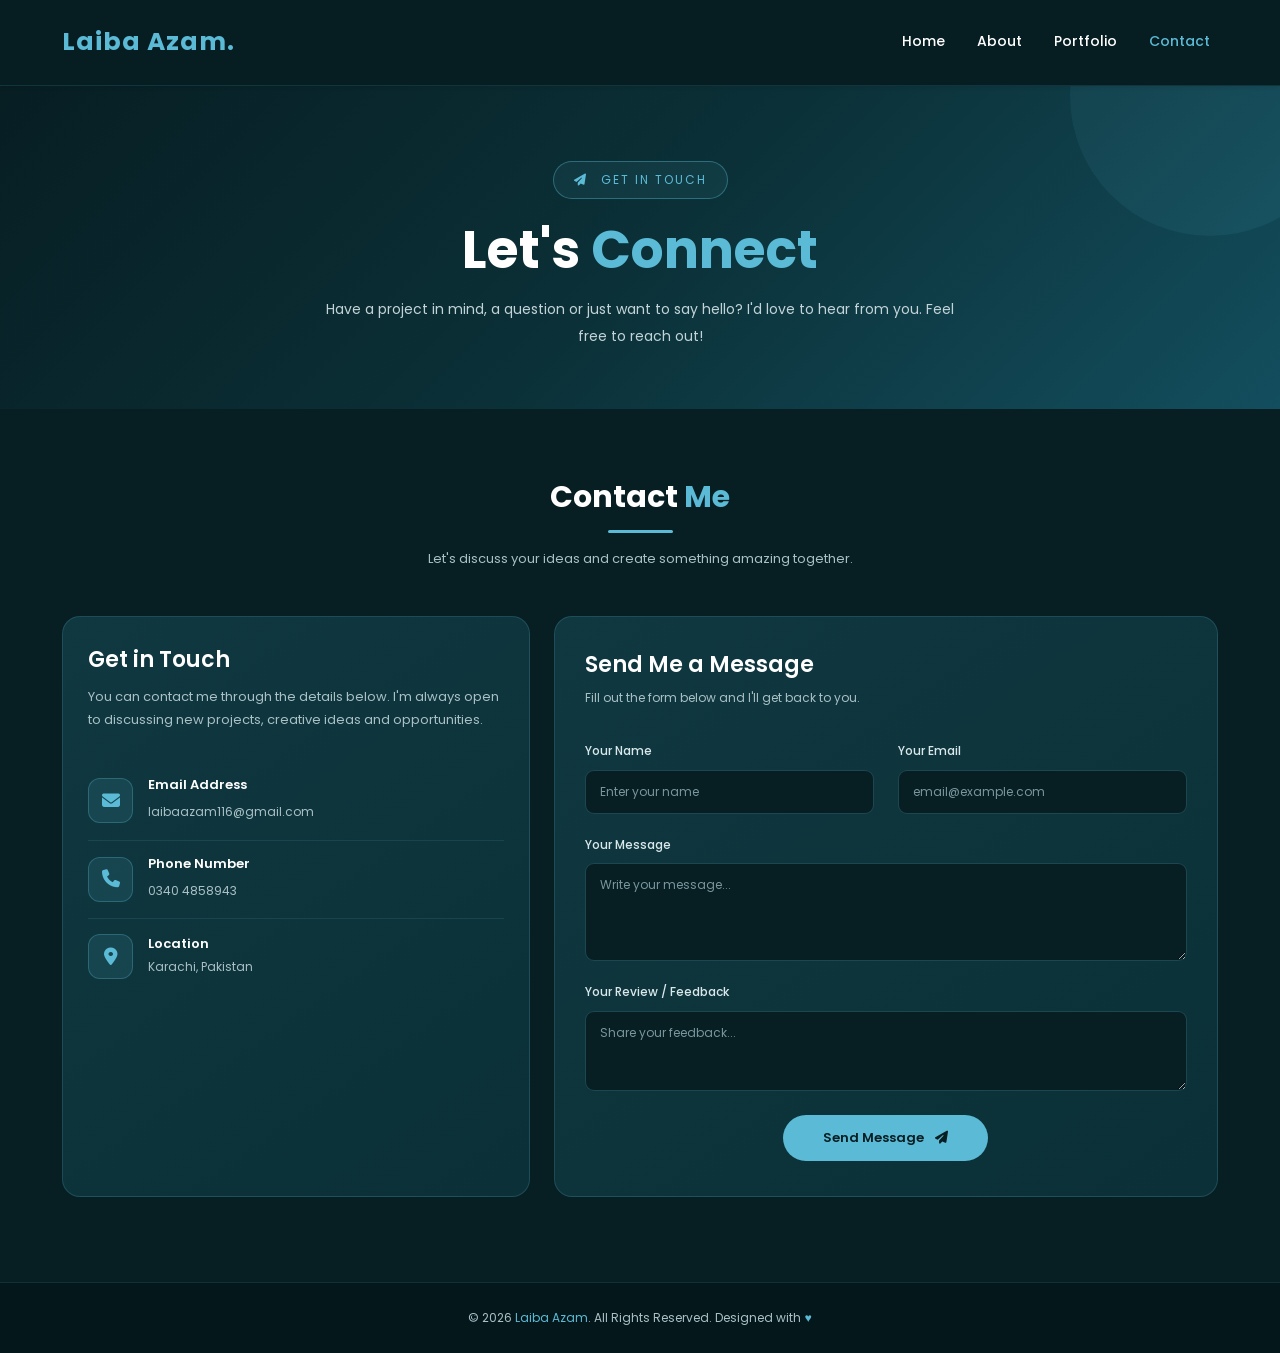
<file: contact.html>
<!DOCTYPE html>
<html lang="en">

<head>
    <meta charset="UTF-8" />
    <meta name="viewport" content="width=device-width, initial-scale=1.0" />

    <title>Contact | Laiba Azam</title>

    <link href="https://cdn.jsdelivr.net/npm/bootstrap@5.3.3/dist/css/bootstrap.min.css" rel="stylesheet" />
    <link rel="stylesheet" href="style.css" />
    <link rel="stylesheet" href="https://cdnjs.cloudflare.com/ajax/libs/font-awesome/6.4.0/css/all.min.css" />
    <link href="https://fonts.googleapis.com/css2?family=Poppins:wght@300;400;500;600;700&display=swap" rel="stylesheet" />

    <style>
        body {
            font-family: 'Poppins', sans-serif;
            background: #071e23;
            color: #fff;
            overflow-x: hidden;
        }

        /* Navbar */
        .navbar {
            background: rgba(7, 30, 35, 0.96);
            backdrop-filter: blur(12px);
            border-bottom: 1px solid rgba(91, 186, 213, 0.15);
        }

        .navbar-brand {
            color: #5bbad5 !important;
            font-size: 25px;
            font-weight: 700;
            letter-spacing: 1px;
        }

        .navbar-nav .nav-link {
            color: #fff !important;
            font-size: 14px;
            font-weight: 500;
            transition: 0.3s;
        }

        .navbar-nav .nav-link:hover,
        .navbar-nav .nav-link.active {
            color: #5bbad5 !important;
        }

        /* Hero */
        .contact-hero {
            padding: 75px 15px 60px;
            text-align: center;
            background: linear-gradient(135deg, #071e23, #0b3037, #134e5e);
            position: relative;
            overflow: hidden;
        }

        .contact-hero::before {
            content: "";
            position: absolute;
            width: 280px;
            height: 280px;
            border-radius: 50%;
            background: rgba(91, 186, 213, 0.08);
            top: -130px;
            right: -70px;
        }

        .hero-label {
            display: inline-block;
            color: #5bbad5;
            border: 1px solid rgba(91, 186, 213, 0.4);
            background: rgba(91, 186, 213, 0.08);
            padding: 8px 20px;
            border-radius: 30px;
            font-size: 12px;
            letter-spacing: 2px;
            text-transform: uppercase;
            margin-bottom: 20px;
        }

        .contact-hero h1 {
            font-size: clamp(35px, 5vw, 52px);
            font-weight: 700;
            margin-bottom: 15px;
        }

        .contact-hero h1 span {
            color: #5bbad5;
        }

        .contact-hero p {
            color: #c2d4d8;
            max-width: 650px;
            margin: auto;
            font-size: 14px;
            line-height: 1.9;
        }

        /* Contact Section */
        .contact-section {
            padding: 70px 0 85px;
        }

        .section-heading {
            text-align: center;
            margin-bottom: 45px;
        }

        .section-heading h2 {
            font-size: 30px;
            font-weight: 700;
            margin-bottom: 12px;
        }

        .section-heading h2 span {
            color: #5bbad5;
        }

        .section-heading p {
            color: #a9c0c5;
            font-size: 13px;
        }

        .heading-line {
            width: 65px;
            height: 3px;
            background: #5bbad5;
            border-radius: 10px;
            margin: 15px auto;
        }

        /* Contact Info */
        .contact-info {
            height: 100%;
            padding: 30px 25px;
            background: linear-gradient(145deg, #103840, #0b3037);
            border: 1px solid rgba(91, 186, 213, 0.2);
            border-radius: 18px;
        }

        .contact-info h3 {
            font-size: 22px;
            font-weight: 600;
            margin-bottom: 12px;
        }

        .contact-info > p {
            color: #a9c0c5;
            font-size: 13px;
            line-height: 1.8;
            margin-bottom: 30px;
        }

        .contact-detail {
            display: flex;
            align-items: center;
            gap: 15px;
            padding: 15px 0;
            border-bottom: 1px solid rgba(91, 186, 213, 0.13);
        }

        .contact-detail:last-of-type {
            border-bottom: none;
        }

        .contact-icon {
            width: 45px;
            height: 45px;
            min-width: 45px;
            display: flex;
            align-items: center;
            justify-content: center;
            background: rgba(91, 186, 213, 0.12);
            border: 1px solid rgba(91, 186, 213, 0.3);
            border-radius: 12px;
            color: #5bbad5;
            font-size: 18px;
        }

        .contact-detail h6 {
            font-size: 13px;
            font-weight: 600;
            margin-bottom: 5px;
        }

        .contact-detail p,
        .contact-detail a {
            color: #a9c0c5;
            font-size: 12px;
            margin: 0;
            text-decoration: none;
            overflow-wrap: anywhere;
        }

        .contact-detail a:hover {
            color: #5bbad5;
        }

        /* Contact Form */
        .contact-form {
            height: 100%;
            padding: 35px 30px;
            background: linear-gradient(145deg, #103840, #0b3037);
            border: 1px solid rgba(91, 186, 213, 0.2);
            border-radius: 18px;
        }

        .contact-form h3 {
            font-size: 22px;
            font-weight: 600;
            margin-bottom: 10px;
        }

        .contact-form .form-description {
            color: #a9c0c5;
            font-size: 12px;
            margin-bottom: 28px;
        }

        .contact-form .form-label {
            color: #d9e8eb;
            font-size: 12px;
            font-weight: 500;
            margin-bottom: 8px;
        }

        .contact-form .form-control {
            background: #071e23;
            color: #fff;
            border: 1px solid rgba(91, 186, 213, 0.25);
            border-radius: 9px;
            padding: 12px 14px;
            font-size: 12px;
            box-shadow: none;
            transition: 0.3s;
        }

        .contact-form .form-control::placeholder {
            color: #78969d;
        }

        .contact-form .form-control:focus {
            border-color: #5bbad5;
            box-shadow: 0 0 0 3px rgba(91, 186, 213, 0.1);
            background: #071e23;
            color: #fff;
        }

        .contact-form textarea {
            resize: vertical;
        }

        .submit-btn {
            border: none;
            background: #5bbad5;
            color: #071e23;
            padding: 12px 40px;
            border-radius: 30px;
            font-size: 13px;
            font-weight: 600;
            transition: 0.3s;
        }

        .submit-btn:hover {
            background: #fff;
            color: #071e23;
            transform: translateY(-3px);
        }

        /* Footer */
        .site-footer {
            background: #04171b;
            border-top: 1px solid rgba(91, 186, 213, 0.15);
            padding: 25px 15px;
            text-align: center;
        }

        .site-footer p {
            color: #a9c0c5;
            font-size: 12px;
            margin: 0;
        }

        .site-footer span {
            color: #5bbad5;
        }

        @media (max-width: 767px) {
            .contact-hero {
                padding: 60px 15px 45px;
            }

            .contact-section {
                padding: 45px 0 60px;
            }

            .section-heading h2 {
                font-size: 25px;
            }

            .contact-info,
            .contact-form {
                padding: 25px 20px;
            }
        }
    </style>
</head>

<body>

    <!-- Navbar -->
    <header>
        <nav class="navbar navbar-expand-lg navbar-dark sticky-top p-3 shadow-sm">

            <div class="container">

                <a class="navbar-brand" href="./index.html">
                    Laiba Azam<span>.</span>
                </a>

                <button class="navbar-toggler" type="button"
                    data-bs-toggle="collapse"
                    data-bs-target="#navbarNav"
                    aria-controls="navbarNav"
                    aria-expanded="false"
                    aria-label="Toggle navigation">

                    <span class="navbar-toggler-icon"></span>
                </button>

                <div class="collapse navbar-collapse justify-content-end" id="navbarNav">

                    <ul class="navbar-nav align-items-center gap-lg-3">

                        <li class="nav-item">
                            <a class="nav-link" href="./index.html">Home</a>
                        </li>

                        <li class="nav-item">
                            <a class="nav-link" href="./about.html">About</a>
                        </li>

                        <li class="nav-item">
                            <a class="nav-link" href="./potfolio.html">Portfolio</a>
                        </li>

                        <li class="nav-item">
                            <a class="nav-link active" href="./contact.html">Contact</a>
                        </li>

                    </ul>

                </div>
            </div>
        </nav>
    </header>


    <!-- Hero Section -->
    <section class="contact-hero">

        <div class="container position-relative">

            <span class="hero-label">
                <i class="fas fa-paper-plane me-2"></i> Get In Touch
            </span>

            <h1>Let's <span>Connect</span></h1>

            <p>
                Have a project in mind, a question or just want to say hello?
                I'd love to hear from you. Feel free to reach out!
            </p>

        </div>

    </section>


    <!-- Contact Section -->
    <section id="contact" class="contact-section">

        <div class="container">

            <div class="section-heading">

                <h2>Contact <span>Me</span></h2>

                <div class="heading-line"></div>

                <p>
                    Let's discuss your ideas and create something amazing together.
                </p>

            </div>


            <div class="row g-4">

                <!-- Contact Information -->
                <div class="col-lg-5">

                    <div class="contact-info">

                        <h3>Get in Touch</h3>

                        <p>
                            You can contact me through the details below.
                            I'm always open to discussing new projects,
                            creative ideas and opportunities.
                        </p>


                        <!-- Email -->
                        <div class="contact-detail">

                            <div class="contact-icon">
                                <i class="fas fa-envelope"></i>
                            </div>

                            <div>
                                <h6>Email Address</h6>
                                <a href="mailto:laibaazam116@gmail.com">
                                    laibaazam116@gmail.com
                                </a>
                            </div>

                        </div>


                        <!-- Phone -->
                        <div class="contact-detail">

                            <div class="contact-icon">
                                <i class="fas fa-phone"></i>
                            </div>

                            <div>
                                <h6>Phone Number</h6>
                                <a href="tel:03404858943">
                                    0340 4858943
                                </a>
                            </div>

                        </div>


                        <!-- Location -->
                        <div class="contact-detail">

                            <div class="contact-icon">
                                <i class="fas fa-map-marker-alt"></i>
                            </div>

                            <div>
                                <h6>Location</h6>
                                <p>Karachi, Pakistan</p>
                            </div>

                        </div>

                    </div>

                </div>


                <!-- Contact Form -->
                <div class="col-lg-7">

                    <div class="contact-form">

                        <h3>Send Me a Message</h3>

                        <p class="form-description">
                            Fill out the form below and I'll get back to you.
                        </p>


                        <form action="https://formsubmit.co/laibaazam116@gmail.com" method="POST">

                            <!-- FormSubmit Settings -->
                            <input type="hidden" name="_captcha" value="false">
                            <input type="hidden" name="_template" value="table">
                            <input type="hidden" name="_subject" value="New Contact from Laiba's Portfolio">


                            <!-- Name and Email -->
                            <div class="row mb-3">

                                <div class="col-md-6 mb-3 mb-md-0">

                                    <label for="name" class="form-label">
                                        Your Name
                                    </label>

                                    <input type="text"
                                        class="form-control"
                                        name="name"
                                        id="name"
                                        placeholder="Enter your name"
                                        required>

                                </div>


                                <div class="col-md-6">

                                    <label for="email" class="form-label">
                                        Your Email
                                    </label>

                                    <input type="email"
                                        class="form-control"
                                        name="email"
                                        id="email"
                                        placeholder="email@example.com"
                                        required>

                                </div>

                            </div>


                            <!-- Message -->
                            <div class="mb-3">

                                <label for="message" class="form-label">
                                    Your Message
                                </label>

                                <textarea
                                    class="form-control"
                                    name="message"
                                    id="message"
                                    rows="4"
                                    placeholder="Write your message..."
                                    required></textarea>

                            </div>


                            <!-- Review -->
                            <div class="mb-4">

                                <label for="review" class="form-label">
                                    Your Review / Feedback
                                </label>

                                <textarea
                                    class="form-control"
                                    name="review"
                                    id="review"
                                    rows="3"
                                    placeholder="Share your feedback..."
                                    required></textarea>

                            </div>


                            <!-- Submit Button -->
                            <div class="text-center">

                                <button type="submit" class="submit-btn">
                                    Send Message
                                    <i class="fas fa-paper-plane ms-2"></i>
                                </button>

                            </div>

                        </form>

                    </div>

                </div>

            </div>

        </div>

    </section>


    <!-- Footer -->
    <footer class="site-footer">

        <p>
            © 2026 <span>Laiba Azam</span>. All Rights Reserved.
            Designed with <span>♥</span>
        </p>

    </footer>


    <script src="script.js"></script>
    <script src="https://cdn.jsdelivr.net/npm/bootstrap@5.3.3/dist/js/bootstrap.bundle.min.js"></script>

</body>
</html>
</file>
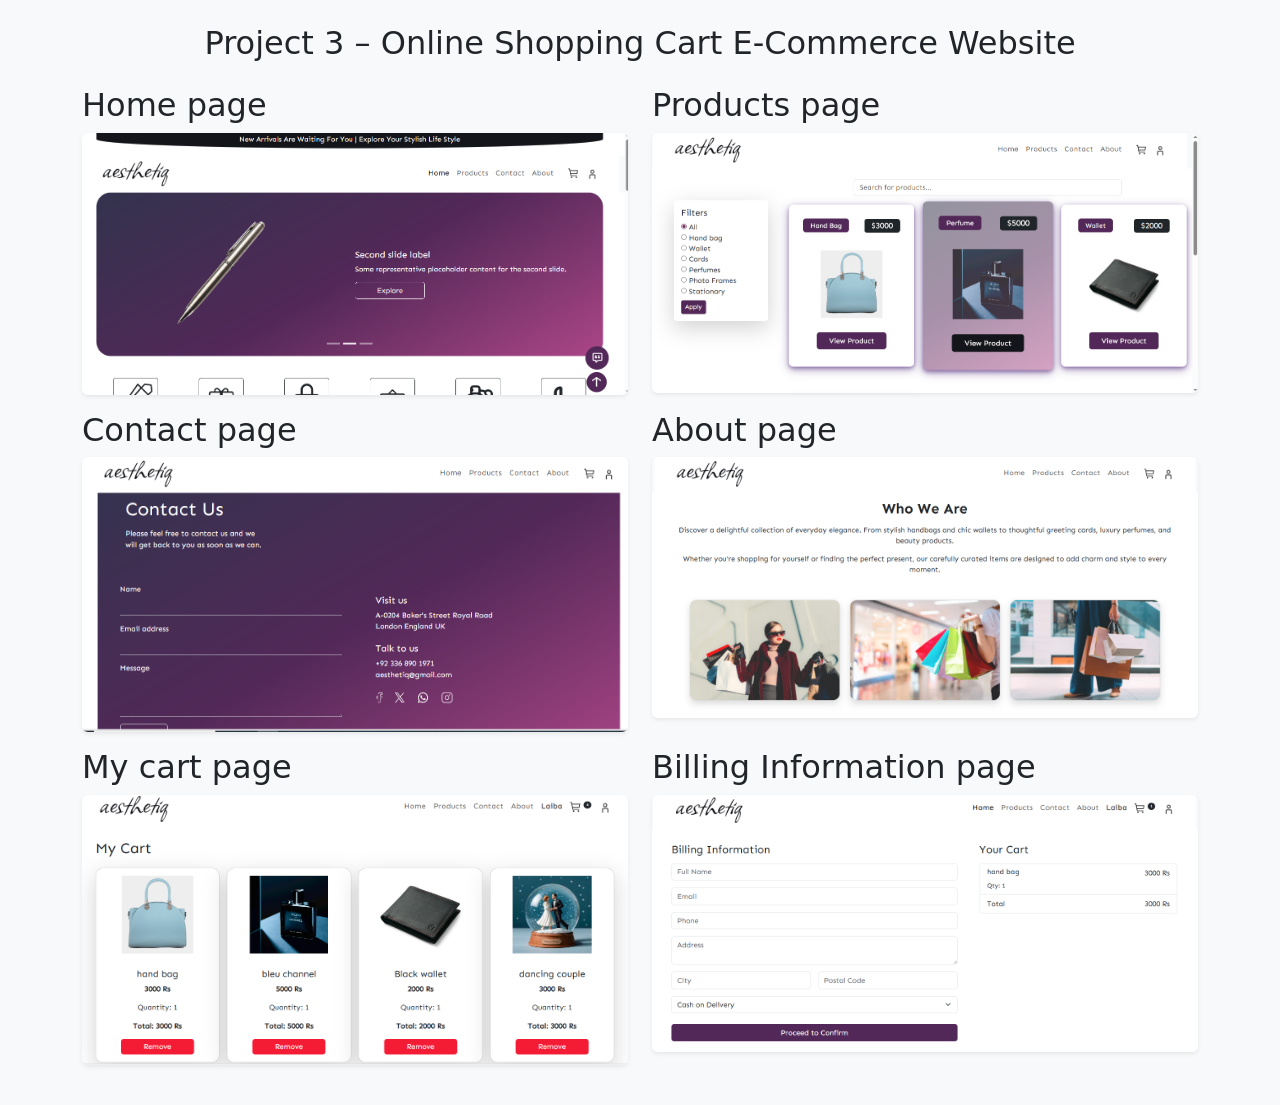
<file: demo.html>
<!DOCTYPE html>
<html lang="en">
<head>
  <meta charset="UTF-8">
  <meta name="viewport" content="width=device-width, initial-scale=1.0">
  <title>Project 3 Demo</title>
  <link href="https://cdn.jsdelivr.net/npm/bootstrap@5.3.0/dist/css/bootstrap.min.css" rel="stylesheet">
</head>
<body class="bg-light p-4">
  <div class="container">
    <h2 class="mb-4 text-center mb-2">Project 3 – Online Shopping Cart E-Commerce Website</h2>
    <div class="row">
      <div class="col-md-6 mb-3">
        <h2>Home page</h2>
        <img src="./image/pic1.png" class="img-fluid rounded shadow-sm" alt="Screenshot 1">
</div>
      <div class="col-md-6 mb-3">
        <h2>Products  page</h2>
        <img src="./image/pic2.png" class="img-fluid rounded shadow-sm" alt="Screenshot 2">
      </div>
      <div class="col-md-6 mb-3">
        <h2>Contact page</h2>
        <img src="./image/pic3.png" class="img-fluid rounded shadow-sm" alt="Screenshot 3">
      </div>
      <div class="col-md-6 mb-3">
        <h2>About page</h2>
        <img src="./image/pic4.png" class="img-fluid rounded shadow-sm" alt="Screenshot 4">
      </div>
      <div class="col-md-6 mb-3">
        <h2>My cart page</h2>
        <img src="./image/piccart.png" class="img-fluid rounded shadow-sm" alt="Screenshot 4">
      </div>
      <div class="col-md-6 mb-3">
        <h2>Billing Information page</h2>
        <img src="./image/pic5.png" class="img-fluid rounded shadow-sm" alt="Screenshot 4">
      </div>
    </div>
  </div>
</body>
</html>
</file>
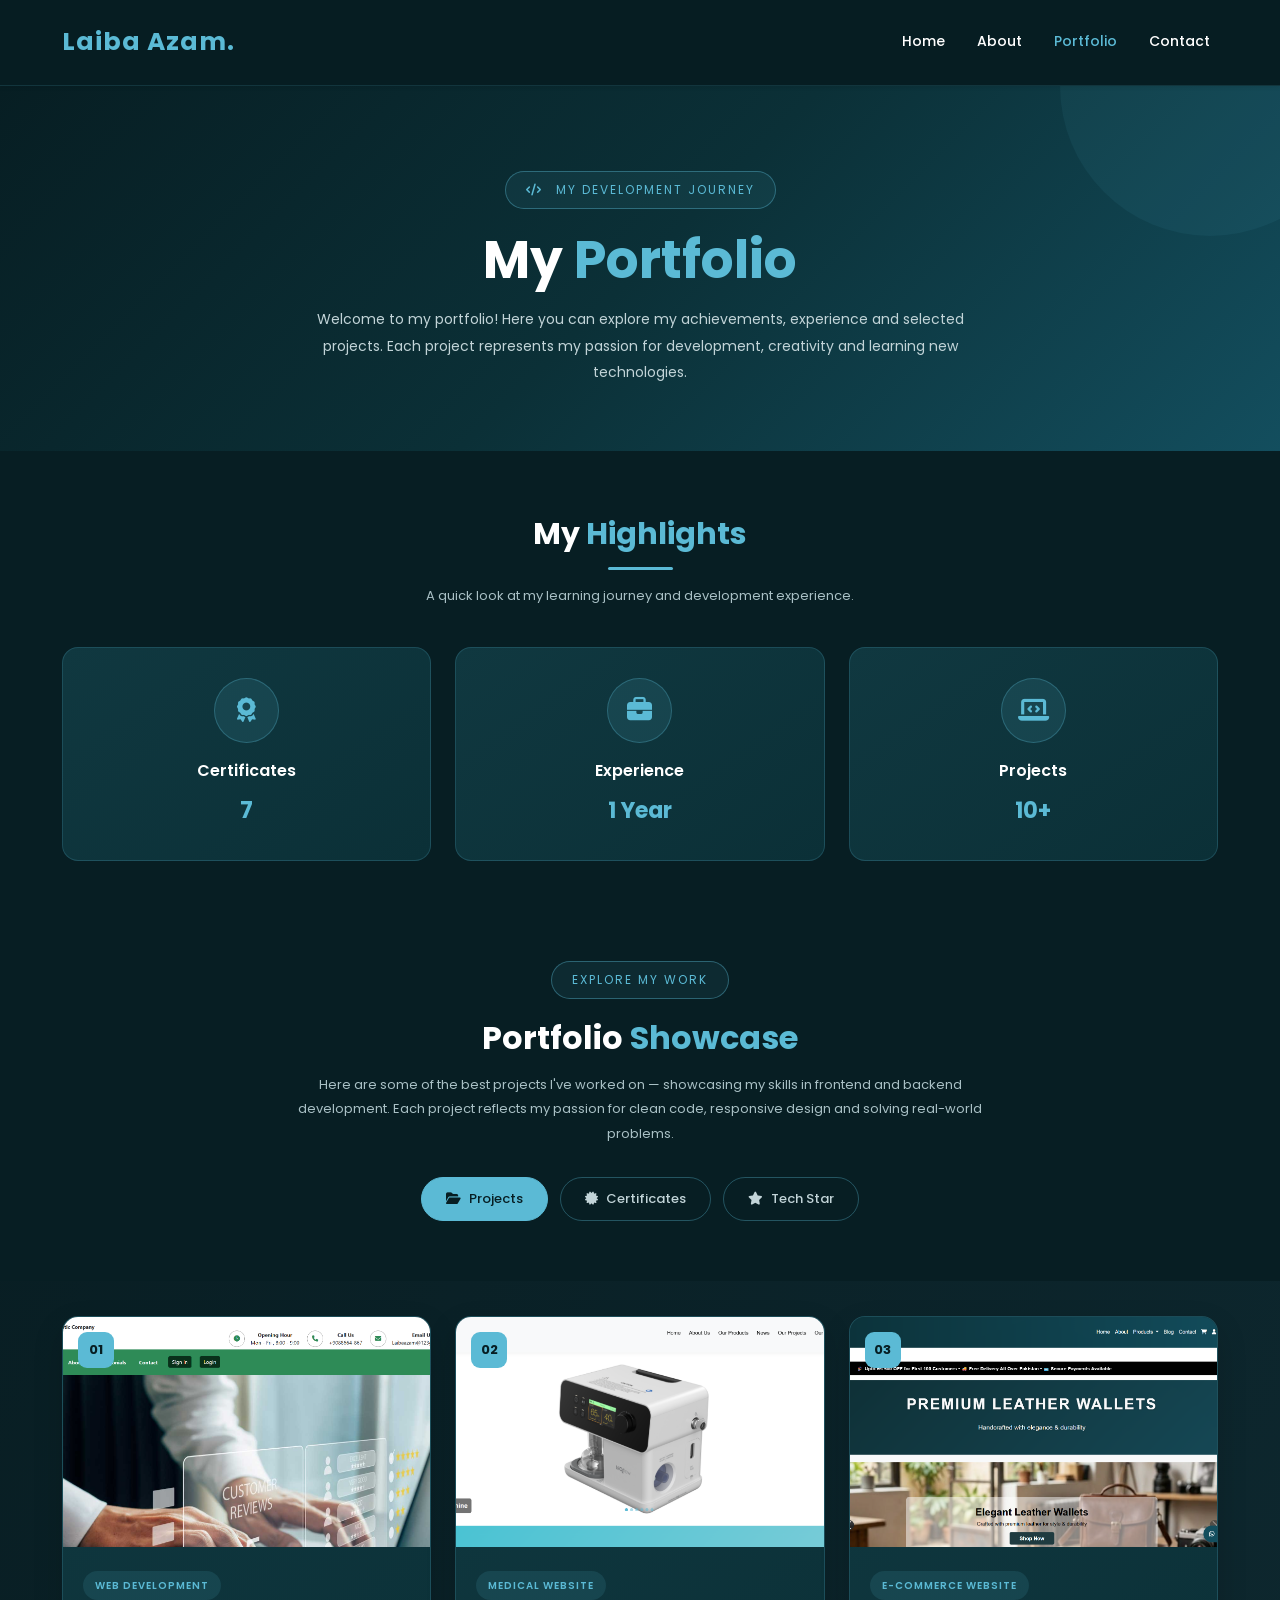
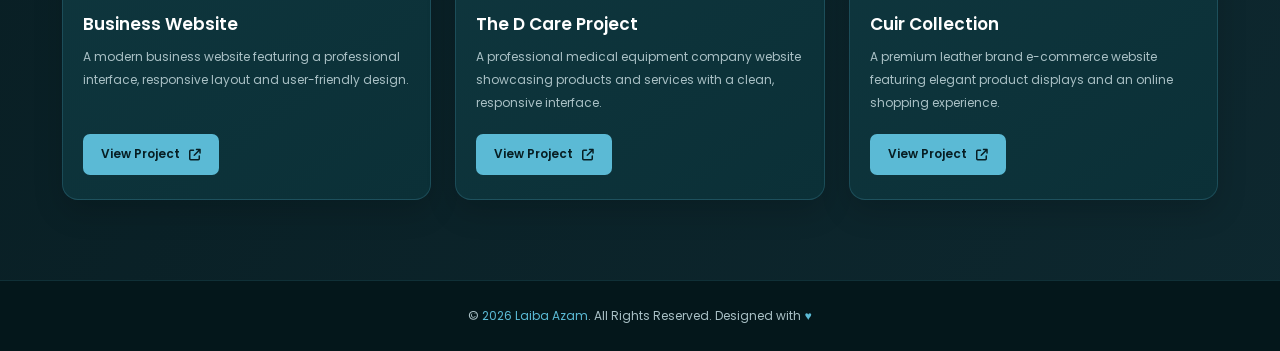
<file: potfolio.html>
<!DOCTYPE html>
<html lang="en">

<head>
  <meta charset="UTF-8">
  <meta name="viewport" content="width=device-width, initial-scale=1.0">

  <title>Portfolio | Laiba Azam</title>

  <meta name="description" content="Explore projects and development work by Laiba Azam.">

  <link href="https://cdn.jsdelivr.net/npm/bootstrap@5.3.3/dist/css/bootstrap.min.css" rel="stylesheet">
  <link rel="stylesheet" href="style.css">
  <link rel="stylesheet" href="https://cdnjs.cloudflare.com/ajax/libs/font-awesome/6.4.0/css/all.min.css">
  <link href="https://fonts.googleapis.com/css2?family=Poppins:wght@300;400;500;600;700&display=swap" rel="stylesheet">

  <style>
    body {
      font-family: 'Poppins', sans-serif;
      background: #071e23;
      color: #fff;
      overflow-x: hidden;
    }

    /* NAVBAR */

    .navbar {
      background: rgba(7, 30, 35, 0.96);
      backdrop-filter: blur(12px);
      border-bottom: 1px solid rgba(91, 186, 213, 0.15);
    }

    .navbar-brand {
      color: #5bbad5 !important;
      font-size: 25px;
      font-weight: 700;
      letter-spacing: 1px;
    }

    .navbar-nav .nav-link {
      color: #fff !important;
      font-size: 14px;
      font-weight: 500;
      transition: 0.3s;
    }

    .navbar-nav .nav-link:hover,
    .navbar-nav .nav-link.active {
      color: #5bbad5 !important;
    }

    /* HERO */

    .portfolio-hero {
      padding: 85px 15px 65px;
      text-align: center;
      background: linear-gradient(135deg, #071e23, #0b3037, #134e5e);
      position: relative;
      overflow: hidden;
    }

    .portfolio-hero::before {
      content: "";
      position: absolute;
      width: 300px;
      height: 300px;
      border-radius: 50%;
      background: rgba(91, 186, 213, 0.07);
      top: -150px;
      right: -80px;
    }

    .hero-label {
      display: inline-block;
      color: #5bbad5;
      border: 1px solid rgba(91, 186, 213, 0.4);
      background: rgba(91, 186, 213, 0.08);
      padding: 8px 20px;
      border-radius: 30px;
      font-size: 12px;
      letter-spacing: 2px;
      text-transform: uppercase;
      margin-bottom: 20px;
    }

    .portfolio-hero h1 {
      font-size: clamp(35px, 5vw, 52px);
      font-weight: 700;
      margin-bottom: 15px;
    }

    .portfolio-hero h1 span {
      color: #5bbad5;
    }

    .portfolio-hero p {
      color: #c2d4d8;
      max-width: 700px;
      margin: auto;
      font-size: 14px;
      line-height: 1.9;
    }

    /* HIGHLIGHTS */

    .highlights-section {
      padding: 65px 0 35px;
    }

    .section-heading {
      text-align: center;
      margin-bottom: 40px;
    }

    .section-heading h2 {
      font-size: 30px;
      font-weight: 700;
      margin-bottom: 12px;
    }

    .section-heading h2 span {
      color: #5bbad5;
    }

    .section-heading p {
      color: #a9c0c5;
      font-size: 13px;
    }

    .heading-line {
      width: 65px;
      height: 3px;
      background: #5bbad5;
      border-radius: 10px;
      margin: 15px auto;
    }

    .highlight-card {
      height: 100%;
      padding: 30px 20px;
      text-align: center;
      background: linear-gradient(145deg, #103840, #0b3037);
      border: 1px solid rgba(91, 186, 213, 0.2);
      border-radius: 16px;
      transition: all 0.35s ease;
    }

    .highlight-card:hover {
      transform: translateY(-8px);
      border-color: #5bbad5;
      box-shadow: 0 12px 30px rgba(0, 0, 0, 0.25);
    }

    .highlight-icon {
      width: 65px;
      height: 65px;
      border-radius: 50%;
      margin: 0 auto 18px;
      display: flex;
      align-items: center;
      justify-content: center;
      background: rgba(91, 186, 213, 0.12);
      border: 1px solid rgba(91, 186, 213, 0.3);
      color: #5bbad5;
      font-size: 25px;
    }

    .highlight-card h5 {
      color: #fff;
      font-size: 16px;
      font-weight: 600;
      margin-bottom: 12px;
    }

    .highlight-card p {
      color: #5bbad5;
      font-size: 22px;
      font-weight: 700;
      margin: 0;
    }

    /* PORTFOLIO SHOWCASE */

    .portfolio-section {
      padding: 65px 15px 45px;
      text-align: center;
    }

    .portfolio-title {
      font-size: 32px;
      font-weight: 700;
      margin-bottom: 15px;
    }

    .portfolio-title span {
      color: #5bbad5;
    }

    .portfolio-desc {
      max-width: 720px;
      margin: 0 auto 30px;
      color: #a9c0c5;
      font-size: 13px;
      line-height: 1.9;
    }

    /* CATEGORY BUTTONS */

    .portfolio-buttons {
      display: flex;
      justify-content: center;
      flex-wrap: wrap;
      gap: 12px;
      margin-bottom: 15px;
    }

    .portfolio-buttons a {
      text-decoration: none;
      color: #c2d4d8;
      border: 1px solid rgba(91, 186, 213, 0.35);
      padding: 10px 24px;
      border-radius: 30px;
      font-size: 13px;
      font-weight: 500;
      transition: 0.3s;
    }

    .portfolio-buttons a:hover,
    .portfolio-buttons a.active {
      background: #5bbad5;
      color: #071e23;
      border-color: #5bbad5;
    }

    /* PROJECT CARDS */

    .projects-section {
      padding: 35px 0 80px;
    }

    .project-card {
      height: 100%;
      background: linear-gradient(145deg, #103840, #0b3037);
      border: 1px solid rgba(91, 186, 213, 0.2);
      border-radius: 16px;
      overflow: hidden;
      transition: all 0.35s ease;
      display: flex;
      flex-direction: column;
    }

    .project-card:hover {
      transform: translateY(-8px);
      border-color: #5bbad5;
      box-shadow: 0 12px 30px rgba(0, 0, 0, 0.3);
    }

    .project-image {
      height: 230px;
      width: 100%;
      overflow: hidden;
      position: relative;
      background: #04171b;
    }

    .project-image img {
      width: 100%;
      height: 100%;
      object-fit: cover;
      transition: transform 0.5s ease;
    }

    .project-card:hover .project-image img {
      transform: scale(1.07);
    }

    .project-number {
      position: absolute;
      top: 15px;
      left: 15px;
      width: 36px;
      height: 36px;
      background: #5bbad5;
      color: #071e23;
      display: flex;
      align-items: center;
      justify-content: center;
      border-radius: 9px;
      font-size: 13px;
      font-weight: 700;
    }

    .project-info {
      padding: 24px 20px;
      text-align: left;
      flex: 1;
      display: flex;
      flex-direction: column;
    }

    .project-category {
      display: inline-block;
      width: fit-content;
      background: rgba(91, 186, 213, 0.12);
      color: #5bbad5;
      padding: 6px 12px;
      border-radius: 20px;
      font-size: 10px;
      font-weight: 600;
      letter-spacing: 1px;
      margin-bottom: 14px;
    }

    .project-info h5 {
      color: #fff;
      font-size: 17px;
      font-weight: 600;
      margin-bottom: 12px;
    }

    .project-info p {
      color: #a9c0c5;
      font-size: 12px;
      line-height: 1.9;
      margin-bottom: 20px;
      flex: 1;
    }

    .project-link {
      display: inline-flex;
      align-items: center;
      justify-content: center;
      gap: 9px;
      width: fit-content;
      padding: 10px 18px;
      background: #5bbad5;
      color: #071e23;
      text-decoration: none;
      border-radius: 7px;
      font-size: 12px;
      font-weight: 600;
      transition: 0.3s;
    }

    .project-link:hover {
      background: #fff;
      color: #071e23;
    }

    /* FOOTER */

    .site-footer {
      background: #04171b;
      border-top: 1px solid rgba(91, 186, 213, 0.15);
      padding: 25px 15px;
      text-align: center;
    }

    .site-footer p {
      color: #a9c0c5;
      font-size: 12px;
      margin: 0;
    }

    .site-footer span {
      color: #5bbad5;
    }

    /* RESPONSIVE */

    @media (max-width: 767px) {
      .portfolio-hero {
        padding: 60px 15px 45px;
      }

      .highlights-section {
        padding: 45px 0 25px;
      }

      .portfolio-section {
        padding: 45px 15px 30px;
      }

      .portfolio-title {
        font-size: 26px;
      }

      .projects-section {
        padding-top: 25px;
      }

      .project-image {
        height: 210px;
      }
    }
  </style>

</head>

<body>

  <!-- NAVBAR -->

  <header>
    <nav class="navbar navbar-expand-lg navbar-dark sticky-top p-3 shadow-sm">

      <div class="container">

        <a class="navbar-brand" href="./index.html">
          Laiba Azam<span>.</span>
        </a>

        <button class="navbar-toggler" type="button"
          data-bs-toggle="collapse" data-bs-target="#navbarNav"
          aria-controls="navbarNav" aria-expanded="false"
          aria-label="Toggle navigation">

          <span class="navbar-toggler-icon"></span>
        </button>

        <div class="collapse navbar-collapse justify-content-end" id="navbarNav">

          <ul class="navbar-nav align-items-center gap-lg-3">

            <li class="nav-item">
              <a class="nav-link" href="./index.html">Home</a>
            </li>

            <li class="nav-item">
              <a class="nav-link" href="./about.html">About</a>
            </li>

            <li class="nav-item">
              <a class="nav-link active" href="./potfolio.html">Portfolio</a>
            </li>

            <li class="nav-item">
              <a class="nav-link" href="./contact.html">Contact</a>
            </li>

          </ul>

        </div>

      </div>
    </nav>
  </header>


  <!-- HERO SECTION -->

  <section class="portfolio-hero">

    <div class="container position-relative">

      <span class="hero-label">
        <i class="fas fa-code me-2"></i> My Development Journey
      </span>

      <h1>My <span>Portfolio</span></h1>

      <p>
        Welcome to my portfolio! Here you can explore my achievements,
        experience and selected projects. Each project represents my
        passion for development, creativity and learning new technologies.
      </p>

    </div>

  </section>


  <!-- HIGHLIGHTS -->

  <section class="highlights-section">

    <div class="container">

      <div class="section-heading">

        <h2>My <span>Highlights</span></h2>

        <div class="heading-line"></div>

        <p>A quick look at my learning journey and development experience.</p>

      </div>

      <div class="row g-4">

        <div class="col-md-4">
          <div class="highlight-card">

            <div class="highlight-icon">
              <i class="fas fa-award"></i>
            </div>

            <h5>Certificates</h5>
            <p>7</p>

          </div>
        </div>

        <div class="col-md-4">
          <div class="highlight-card">

            <div class="highlight-icon">
              <i class="fas fa-briefcase"></i>
            </div>

            <h5>Experience</h5>
            <p>1 Year</p>

          </div>
        </div>

        <div class="col-md-4">
          <div class="highlight-card">

            <div class="highlight-icon">
              <i class="fas fa-laptop-code"></i>
            </div>

            <h5>Projects</h5>
            <p>10+</p>

          </div>
        </div>

      </div>

    </div>

  </section>


  <!-- PORTFOLIO SHOWCASE -->

  <section class="portfolio-section">

    <div class="container">

      <span class="hero-label">Explore My Work</span>

      <h2 class="portfolio-title">
        Portfolio <span>Showcase</span>
      </h2>

      <p class="portfolio-desc">
        Here are some of the best projects I've worked on — showcasing
        my skills in frontend and backend development. Each project
        reflects my passion for clean code, responsive design and
        solving real-world problems.
      </p>

      <!-- CATEGORY BUTTONS -->

      <div class="portfolio-buttons">

        <a href="./potfolio.html" class="active">
          <i class="fas fa-folder-open me-2"></i>Projects
        </a>

        <a href="./certificate.html">
          <i class="fas fa-certificate me-2"></i>Certificates
        </a>

        <a href="./techstar.html">
          <i class="fas fa-star me-2"></i>Tech Star
        </a>

      </div>

    </div>

  </section>


  <!-- PROJECT CARDS -->

  <section id="projects" class="projects-section">

    <div class="container">

      <div class="row g-4">

        <!-- PROJECT 1 -->

        <div class="col-md-6 col-lg-4">

          <div class="project-card">

            <div class="project-image">

              <img src="./image/business.png"
                alt="Business Website Project">

              <div class="project-number">01</div>

            </div>

            <div class="project-info">

              <span class="project-category">WEB DEVELOPMENT</span>

              <h5>Business Website</h5>

              <p>
                A modern business website featuring a professional
                interface, responsive layout and user-friendly design.
              </p>

              <a href="https://laibaazam10.github.io/business-work/"
                target="_blank" rel="noopener noreferrer" class="project-link">

                View Project
                <i class="fas fa-arrow-up-right-from-square"></i>

              </a>

            </div>

          </div>

        </div>


        <!-- PROJECT 2 -->

        <div class="col-md-6 col-lg-4">

          <div class="project-card">

            <div class="project-image">

              <img src="./image/dcraee.png"
                alt="The D Care Medical Website">

              <div class="project-number">02</div>

            </div>

            <div class="project-info">

              <span class="project-category">MEDICAL WEBSITE</span>

              <h5>The D Care Project</h5>

              <p>
                A professional medical equipment company website
                showcasing products and services with a clean,
                responsive interface.
              </p>

              <a href="https://laibaazam10.github.io/checkDcare/"
                target="_blank" rel="noopener noreferrer" class="project-link">

                View Project
                <i class="fas fa-arrow-up-right-from-square"></i>

              </a>

            </div>

          </div>

        </div>


        <!-- PROJECT 3 -->

        <div class="col-md-6 col-lg-4">

          <div class="project-card">

            <div class="project-image">

              <img src="./image/cuirr.png"
                alt="Cuir Collection Leather Website">

              <div class="project-number">03</div>

            </div>

            <div class="project-info">

              <span class="project-category">E-COMMERCE WEBSITE</span>

              <h5>Cuir Collection</h5>

              <p>
                A premium leather brand e-commerce website featuring
                elegant product displays and an online shopping experience.
              </p>

              <a href="https://www.cuircollection.com"
                target="_blank" rel="noopener noreferrer" class="project-link">

                View Project
                <i class="fas fa-arrow-up-right-from-square"></i>

              </a>

            </div>

          </div>

        </div>

      </div>

    </div>

  </section>


  <!-- FOOTER -->

  <footer class="site-footer">

    <p>
      © <span id="year">2026</span>
      <span>Laiba Azam</span>. All Rights Reserved.
      Designed with <span>♥</span>
    </p>

  </footer>


  <script src="script.js"></script>

  <script src="https://cdn.jsdelivr.net/npm/bootstrap@5.3.3/dist/js/bootstrap.bundle.min.js"></script>

  <script>
    document.getElementById("year").textContent =
      new Date().getFullYear();
  </script>

</body>
</html>
</file>
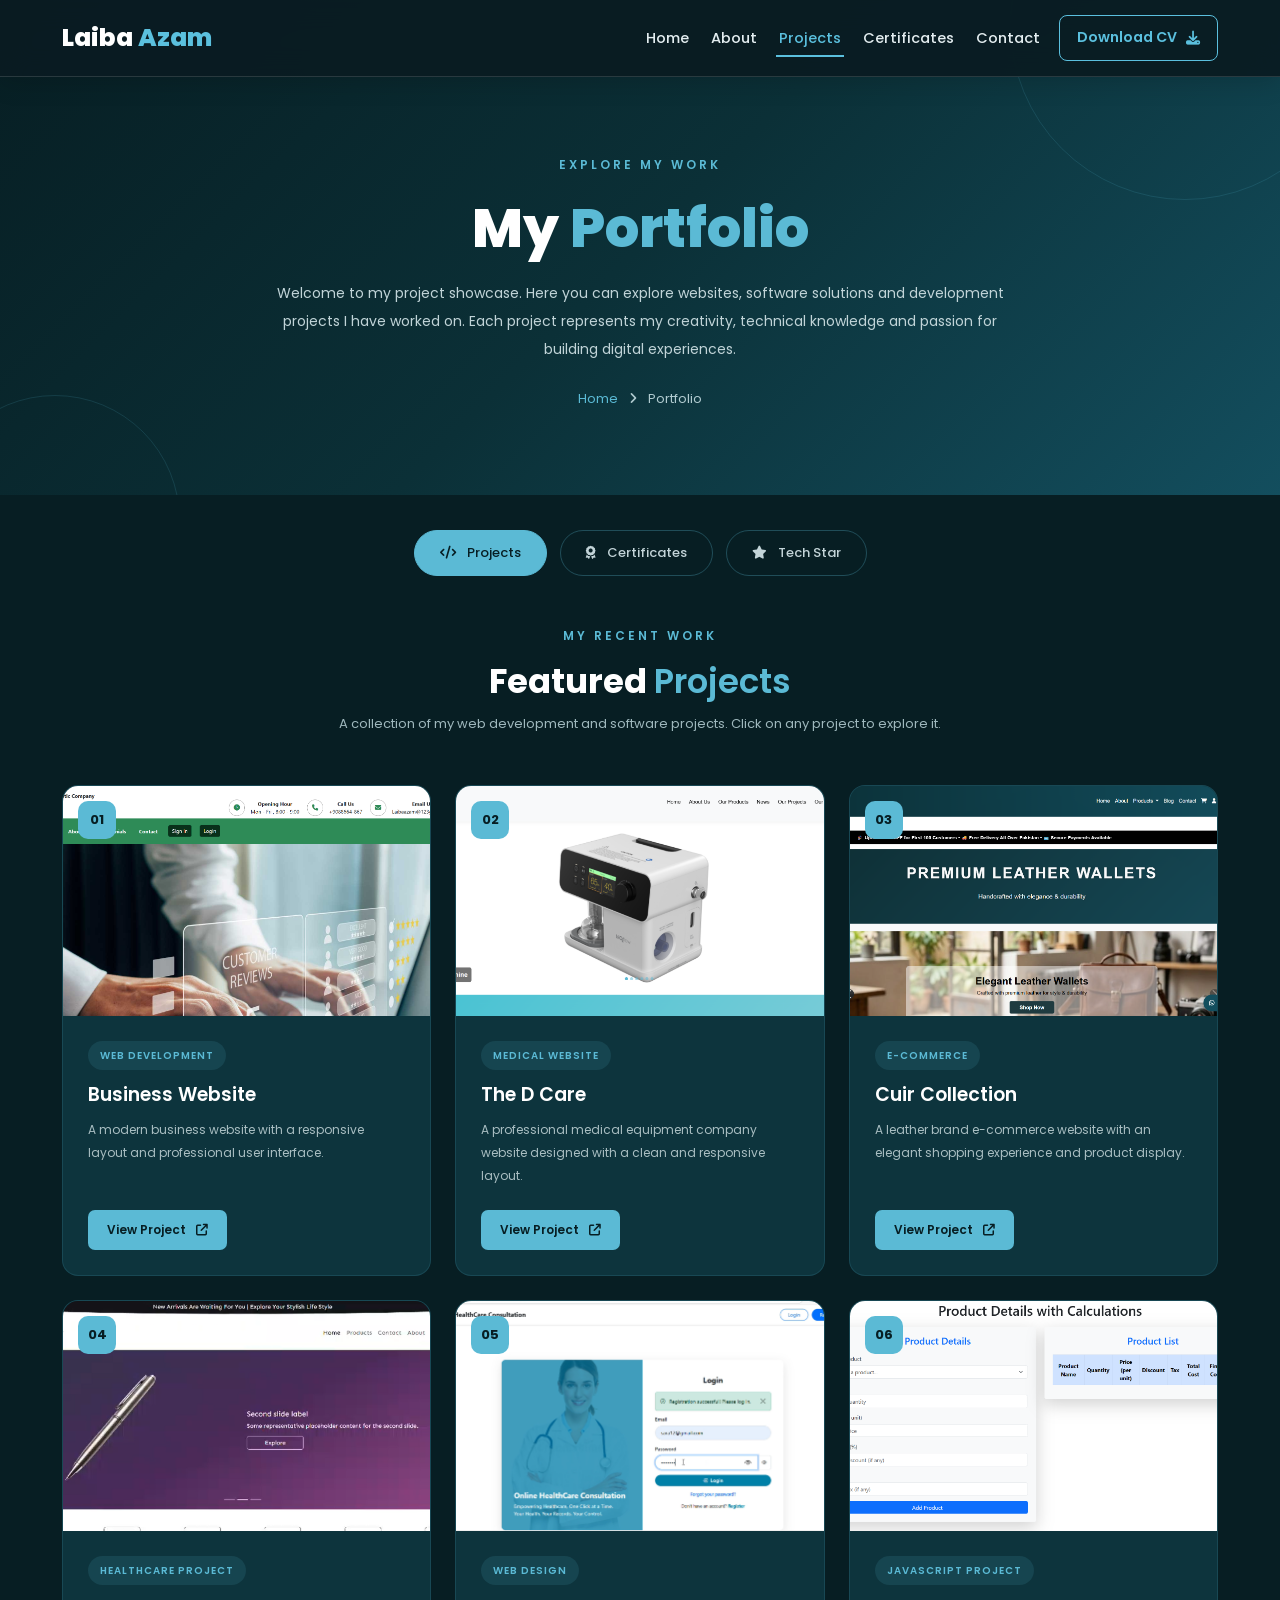
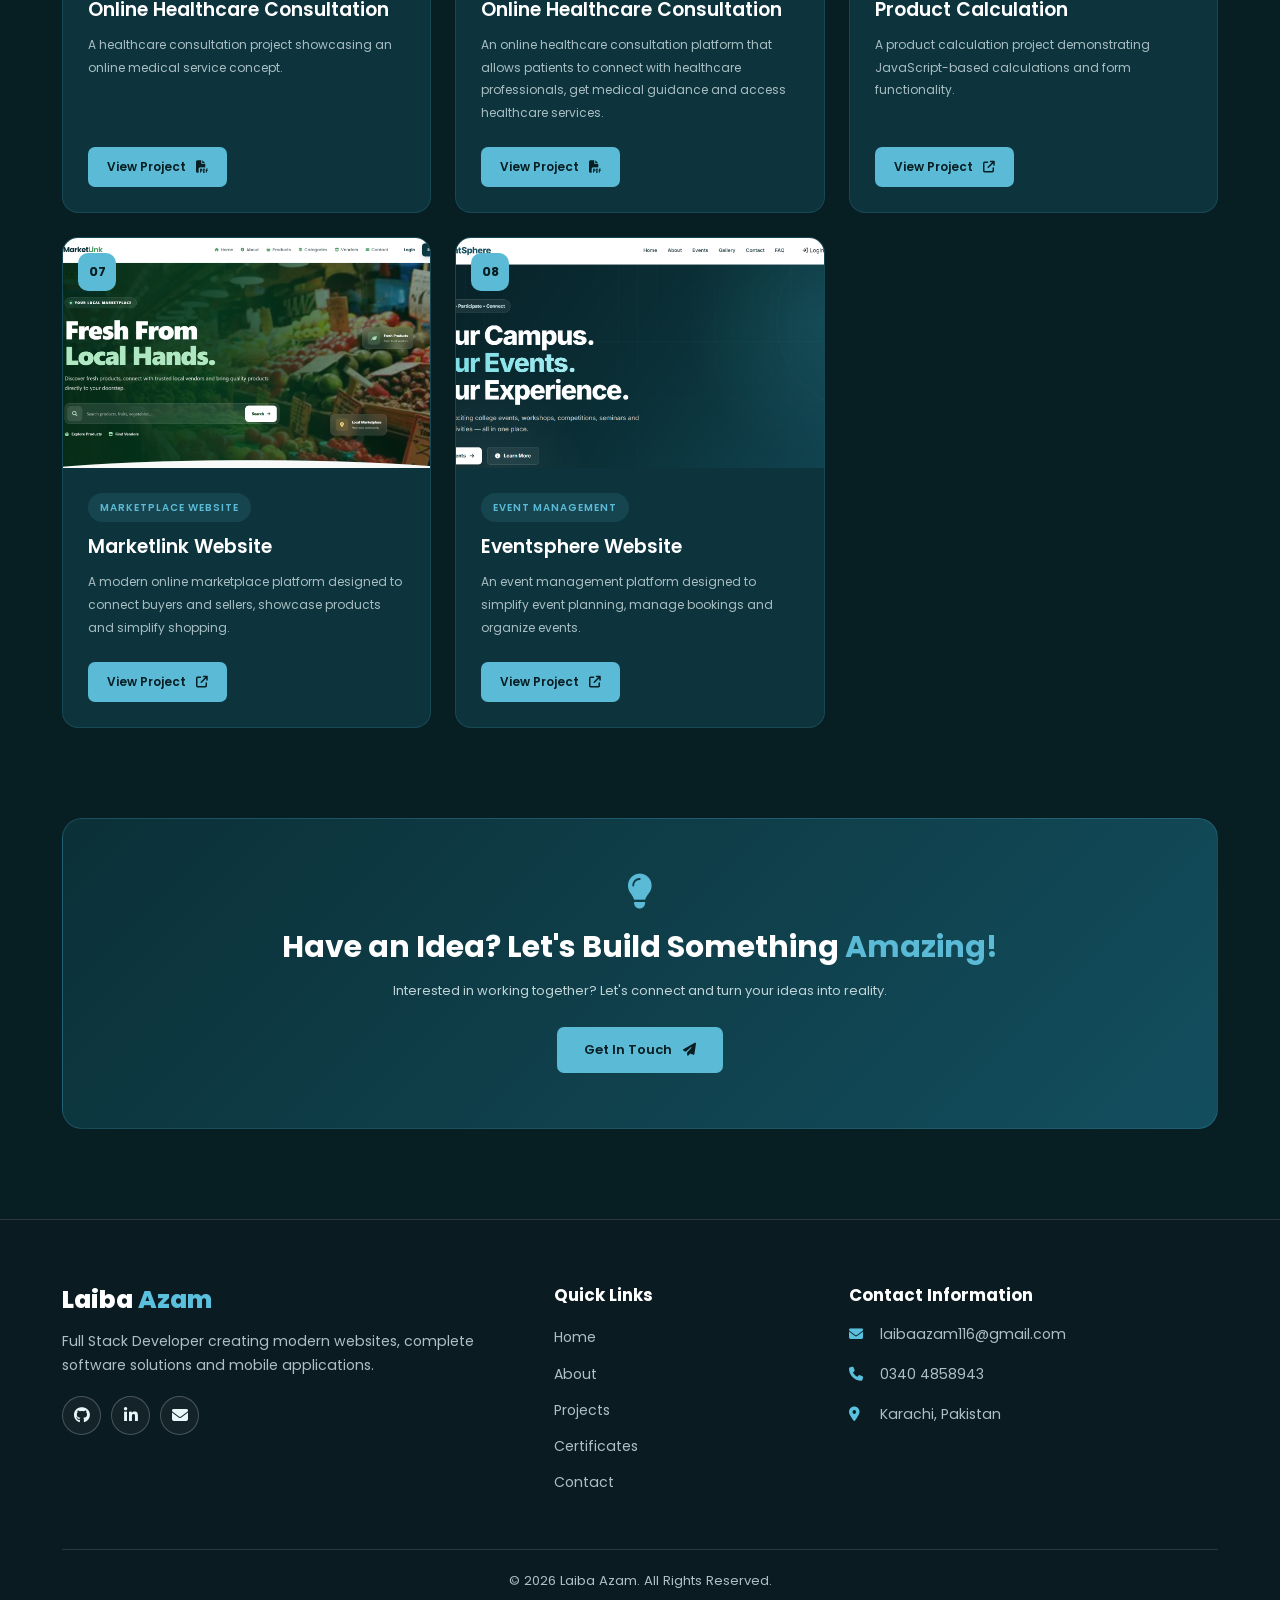
<file: projects.html>
<!DOCTYPE html>
<html lang="en">

<head>
  <meta charset="UTF-8">
  <meta name="viewport" content="width=device-width, initial-scale=1.0">

  <title>My Projects | Laiba Azam</title>

  <meta name="description" content="Explore projects developed by Laiba Azam, Full Stack Developer.">

  <link href="https://cdn.jsdelivr.net/npm/bootstrap@5.3.3/dist/css/bootstrap.min.css" rel="stylesheet">
  <link rel="stylesheet" href="style.css">
  <link rel="stylesheet" href="https://cdnjs.cloudflare.com/ajax/libs/font-awesome/6.5.2/css/all.min.css">

  <link rel="preconnect" href="https://fonts.googleapis.com">
  <link rel="preconnect" href="https://fonts.gstatic.com" crossorigin>

  <link href="https://fonts.googleapis.com/css2?family=Poppins:wght@300;400;500;600;700;800&display=swap"
    rel="stylesheet">

  <style>
    body {
      background: #071e23;
      font-family: 'Poppins', sans-serif;
    }

    /* HERO */

    .portfolio-hero {
      background: linear-gradient(135deg, #071e23, #0b3037, #134e5e);
      padding: 150px 0 85px;
      position: relative;
      overflow: hidden;
      text-align: center;
    }

    .portfolio-hero::before,
    .portfolio-hero::after {
      content: "";
      position: absolute;
      border: 1px solid rgba(91, 186, 213, 0.15);
      border-radius: 50%;
    }

    .portfolio-hero::before {
      width: 350px;
      height: 350px;
      top: -150px;
      right: -80px;
    }

    .portfolio-hero::after {
      width: 250px;
      height: 250px;
      bottom: -150px;
      left: -70px;
    }

    .portfolio-hero-content {
      position: relative;
      z-index: 1;
    }

    .portfolio-tag {
      color: #5bbad5;
      font-size: 12px;
      font-weight: 600;
      letter-spacing: 3px;
    }

    .portfolio-hero h1 {
      color: #fff;
      font-size: clamp(35px, 5vw, 55px);
      font-weight: 800;
      margin: 18px 0;
    }

    .portfolio-hero h1 span {
      color: #5bbad5;
    }

    .portfolio-hero p {
      color: #c1d4d8;
      max-width: 750px;
      margin: auto;
      font-size: 14px;
      line-height: 2;
    }

    .portfolio-breadcrumb {
      margin-top: 25px;
      color: #b1cbd0;
      font-size: 13px;
    }

    .portfolio-breadcrumb a {
      color: #5bbad5;
      text-decoration: none;
    }

    /* FILTER */

    .portfolio-filter {
      padding: 35px 15px 10px;
      display: flex;
      justify-content: center;
      flex-wrap: wrap;
      gap: 13px;
    }

    .portfolio-filter a {
      text-decoration: none;
      color: #c3d4d8;
      border: 1px solid rgba(91, 186, 213, 0.3);
      padding: 11px 25px;
      border-radius: 30px;
      font-size: 13px;
      font-weight: 500;
      transition: 0.3s;
    }

    .portfolio-filter a:hover,
    .portfolio-filter a.active {
      background: #5bbad5;
      color: #071e23;
      border-color: #5bbad5;
    }

    /* PROJECT SECTION */

    .projects-main {
      background: #071e23;
      padding: 35px 0 90px;
    }

    .projects-heading {
      text-align: center;
      margin-bottom: 50px;
    }

    .projects-heading span {
      color: #5bbad5;
      font-size: 12px;
      font-weight: 600;
      letter-spacing: 3px;
    }

    .projects-heading h2 {
      color: #fff;
      font-size: 34px;
      font-weight: 700;
      margin: 12px 0;
    }

    .projects-heading h2 span {
      color: #5bbad5;
      font-size: inherit;
      letter-spacing: 0;
    }

    .projects-heading p {
      color: #9fb8bd;
      font-size: 13px;
    }

    /* PROJECT CARDS */

    .portfolio-project-card {
      background: #0d343d;
      border: 1px solid rgba(91, 186, 213, 0.15);
      border-radius: 16px;
      overflow: hidden;
      height: 100%;
      display: flex;
      flex-direction: column;
      transition: 0.35s;
    }

    .portfolio-project-card:hover {
      transform: translateY(-9px);
      border-color: #5bbad5;
      box-shadow: 0 15px 35px rgba(0, 0, 0, 0.3);
    }

    .project-image-wrapper {
      height: 230px;
      overflow: hidden;
      position: relative;
      background: #134e5e;
    }

    .project-image-wrapper img {
      width: 100%;
      height: 100%;
      object-fit: cover;
      transition: 0.5s;
    }

    .portfolio-project-card:hover .project-image-wrapper img {
      transform: scale(1.07);
    }

    .project-number {
      position: absolute;
      top: 15px;
      left: 15px;
      background: #5bbad5;
      color: #071e23;
      width: 38px;
      height: 38px;
      border-radius: 10px;
      display: flex;
      align-items: center;
      justify-content: center;
      font-weight: 700;
      font-size: 13px;
    }

    .project-card-body {
      padding: 25px;
      display: flex;
      flex-direction: column;
      flex: 1;
    }

    .project-category {
      display: inline-block;
      width: fit-content;
      color: #5bbad5;
      background: rgba(91, 186, 213, 0.12);
      padding: 6px 12px;
      border-radius: 20px;
      font-size: 10px;
      font-weight: 600;
      letter-spacing: 1px;
      margin-bottom: 14px;
    }

    .project-card-body h3 {
      color: #fff;
      font-size: 19px;
      font-weight: 600;
      margin-bottom: 12px;
    }

    .project-card-body p {
      color: #a9bec2;
      font-size: 12px;
      line-height: 1.9;
      margin-bottom: 22px;
      flex: 1;
    }

    .project-link {
      display: inline-flex;
      align-items: center;
      justify-content: center;
      gap: 10px;
      width: fit-content;
      background: #5bbad5;
      color: #071e23;
      text-decoration: none;
      padding: 10px 19px;
      border-radius: 7px;
      font-size: 12px;
      font-weight: 600;
      transition: 0.3s;
    }

    .project-link:hover {
      background: #fff;
      color: #071e23;
    }

    /* CTA */

    .projects-cta {
      padding: 0 0 90px;
      background: #071e23;
    }

    .projects-cta-box {
      background: linear-gradient(135deg, #0b3037, #134e5e);
      border: 1px solid rgba(91, 186, 213, 0.2);
      border-radius: 20px;
      padding: 55px 25px;
      text-align: center;
    }

    .projects-cta-box h2 {
      color: #fff;
      font-size: 30px;
      font-weight: 700;
    }

    .projects-cta-box h2 span {
      color: #5bbad5;
    }

    .projects-cta-box p {
      color: #c1d4d8;
      font-size: 13px;
      margin: 15px 0 25px;
    }

    .projects-cta-btn {
      display: inline-block;
      background: #5bbad5;
      color: #071e23;
      padding: 12px 27px;
      border-radius: 7px;
      text-decoration: none;
      font-size: 13px;
      font-weight: 600;
      transition: 0.3s;
    }

    .projects-cta-btn:hover {
      background: #fff;
      color: #071e23;
    }

    /* RESPONSIVE */

    @media(max-width: 768px) {
      .portfolio-hero {
        padding: 125px 15px 65px;
      }

      .portfolio-hero h1 {
        font-size: 36px;
      }

      .projects-heading h2 {
        font-size: 27px;
      }

      .project-image-wrapper {
        height: 210px;
      }

      .projects-cta-box h2 {
        font-size: 24px;
      }
    }
  </style>

</head>

<body>

  <!-- NAVBAR -->

  <header>
    <nav class="navbar navbar-expand-lg navbar-dark fixed-top portfolio-navbar">
      <div class="container">

        <a class="navbar-brand" href="index.html">
          Laiba <span>Azam</span>
        </a>

        <button class="navbar-toggler" type="button" data-bs-toggle="collapse"
          data-bs-target="#navbarNav" aria-controls="navbarNav"
          aria-expanded="false" aria-label="Toggle navigation">

          <span class="navbar-toggler-icon"></span>
        </button>

        <div class="collapse navbar-collapse justify-content-end" id="navbarNav">

          <ul class="navbar-nav align-items-lg-center gap-lg-3">

            <li class="nav-item">
              <a class="nav-link" href="./index.html">Home</a>
            </li>

            <li class="nav-item">
              <a class="nav-link" href="./about.html">About</a>
            </li>

            <li class="nav-item">
              <a class="nav-link active" href="./projects.html">Projects</a>
            </li>

            <li class="nav-item">
              <a class="nav-link" href="./certificate.html">Certificates</a>
            </li>

            <li class="nav-item">
              <a class="nav-link" href="./contact.html">Contact</a>
            </li>

            <li class="nav-item">
              <a href="./image/newCV.pdf" download class="nav-resume">
                Download CV <i class="fa-solid fa-download"></i>
              </a>
            </li>

          </ul>
        </div>
      </div>
    </nav>
  </header>

  <!-- HERO -->

  <section class="portfolio-hero">

    <div class="container portfolio-hero-content">

      <span class="portfolio-tag">EXPLORE MY WORK</span>

      <h1>My <span>Portfolio</span></h1>

      <p>
        Welcome to my project showcase. Here you can explore websites,
        software solutions and development projects I have worked on.
        Each project represents my creativity, technical knowledge
        and passion for building digital experiences.
      </p>

      <div class="portfolio-breadcrumb">
        <a href="index.html">Home</a>
        <i class="fa-solid fa-angle-right mx-2"></i>
        Portfolio
      </div>

    </div>
  </section>

  <!-- PROJECT FILTER -->

  <div class="portfolio-filter">

    <a href="projects.html" class="active">
      <i class="fa-solid fa-code me-2"></i> Projects
    </a>

    <a href="certificate.html">
      <i class="fa-solid fa-award me-2"></i> Certificates
    </a>

    <a href="techstar.html">
      <i class="fa-solid fa-star me-2"></i> Tech Star
    </a>

  </div>

  <!-- PROJECTS -->

  <section class="projects-main" id="projects">

    <div class="container">

      <div class="projects-heading">

        <span>MY RECENT WORK</span>

        <h2>Featured <span>Projects</span></h2>

        <p>
          A collection of my web development and software projects.
          Click on any project to explore it.
        </p>

      </div>

      <div class="row g-4">

        <!-- PROJECT 1 -->

        <div class="col-md-6 col-lg-4">
          <div class="portfolio-project-card">

            <div class="project-image-wrapper">
              <img src="./image/business.png" alt="Business Website Project">
              <div class="project-number">01</div>
            </div>

            <div class="project-card-body">
              <span class="project-category">WEB DEVELOPMENT</span>
              <h3>Business Website</h3>

              <p>
                A modern business website with a responsive layout
                and professional user interface.
              </p>

              <a href="https://laibaazam10.github.io/business-work/"
                target="_blank" rel="noopener noreferrer" class="project-link">
                View Project <i class="fa-solid fa-arrow-up-right-from-square"></i>
              </a>
            </div>

          </div>
        </div>

        <!-- PROJECT 2 -->

        <div class="col-md-6 col-lg-4">
          <div class="portfolio-project-card">

            <div class="project-image-wrapper">
              <img src="./image/dcraee.png" alt="The D Care Website">
              <div class="project-number">02</div>
            </div>

            <div class="project-card-body">
              <span class="project-category">MEDICAL WEBSITE</span>
              <h3>The D Care</h3>

              <p>
                A professional medical equipment company website
                designed with a clean and responsive layout.
              </p>

              <a href="https://laibaazam10.github.io/checkDcare/"
                target="_blank" rel="noopener noreferrer" class="project-link">
                View Project <i class="fa-solid fa-arrow-up-right-from-square"></i>
              </a>
            </div>

          </div>
        </div>

        <!-- PROJECT 3 -->

        <div class="col-md-6 col-lg-4">
          <div class="portfolio-project-card">

            <div class="project-image-wrapper">
              <img src="./image/cuirr.png" alt="Cuir Collection Website">
              <div class="project-number">03</div>
            </div>

            <div class="project-card-body">
              <span class="project-category">E-COMMERCE</span>
              <h3>Cuir Collection</h3>

              <p>
                A leather brand e-commerce website with an elegant
                shopping experience and product display.
              </p>

              <a href="https://www.cuircollection.com"
                target="_blank" rel="noopener noreferrer" class="project-link">
                View Project <i class="fa-solid fa-arrow-up-right-from-square"></i>
              </a>
            </div>

          </div>
        </div>

        <!-- PROJECT 4 -->

        <div class="col-md-6 col-lg-4">
          <div class="portfolio-project-card">

            <div class="project-image-wrapper">
              <img src="./image/Screenshot 2026-06-11 115327.png"
                alt="Online Healthcare Consultation">
              <div class="project-number">04</div>
            </div>

            <div class="project-card-body">
              <span class="project-category">HEALTHCARE PROJECT</span>
              <h3>Online Healthcare Consultation</h3>

              <p>
                A healthcare consultation project showcasing
                an online medical service concept.
              </p>

              <a href="./image/Online Asthetiq E.pdf"
                target="_blank" rel="noopener noreferrer" class="project-link">
                View Project <i class="fa-solid fa-file-pdf"></i>
              </a>
            </div>

          </div>
        </div>

        <!-- PROJECT 5 -->

        <div class="col-md-6 col-lg-4">
          <div class="portfolio-project-card">

            <div class="project-image-wrapper">
              <img src="./image/Screenshot 2026-06-11 112312.png"
                alt="Online Healthcare Consultation Project">
              <div class="project-number">05</div>
            </div>

            <div class="project-card-body">
              <span class="project-category">WEB DESIGN</span>
              <h3>Online Healthcare Consultation</h3>

              <p>
                An online healthcare consultation platform that allows
                patients to connect with healthcare professionals,
                get medical guidance and access healthcare services.
              </p>

              <a href="./image/Online HealthCare Consultation Project.pdf"
                target="_blank" rel="noopener noreferrer" class="project-link">
                View Project <i class="fa-solid fa-file-pdf"></i>
              </a>
            </div>

          </div>
        </div>

        <!-- PROJECT 6 -->

        <div class="col-md-6 col-lg-4">
          <div class="portfolio-project-card">

            <div class="project-image-wrapper">
              <img src="./image/formm.png" alt="Product Calculation Project">
              <div class="project-number">06</div>
            </div>

            <div class="project-card-body">
              <span class="project-category">JAVASCRIPT PROJECT</span>
              <h3>Product Calculation</h3>

              <p>
                A product calculation project demonstrating
                JavaScript-based calculations and form functionality.
              </p>

              <a href="https://laibaazam10.github.io/product-calculation/"
                target="_blank" rel="noopener noreferrer" class="project-link">
                View Project <i class="fa-solid fa-arrow-up-right-from-square"></i>
              </a>
            </div>

          </div>
        </div>

        <!-- PROJECT 7 -->

        <div class="col-md-6 col-lg-4">
          <div class="portfolio-project-card">

            <div class="project-image-wrapper">
              <img src="./image/marketlink pic.png"
                alt="Marketlink Website">
              <div class="project-number">07</div>
            </div>

            <div class="project-card-body">
              <span class="project-category">MARKETPLACE WEBSITE</span>
              <h3>Marketlink Website</h3>

              <p>
                A modern online marketplace platform designed to connect
                buyers and sellers, showcase products and simplify shopping.
              </p>

              <a href="http://marketlink-project.tryasp.net/"
                target="_blank" rel="noopener noreferrer" class="project-link">
                View Project <i class="fa-solid fa-arrow-up-right-from-square"></i>
              </a>
            </div>

          </div>
        </div>

        <!-- PROJECT 8 -->

        <div class="col-md-6 col-lg-4">
          <div class="portfolio-project-card">

            <div class="project-image-wrapper">
              <img src="./image/eventsphere pic.png"
                alt="Eventsphere Website">
              <div class="project-number">08</div>
            </div>

            <div class="project-card-body">
              <span class="project-category">EVENT MANAGEMENT</span>
              <h3>Eventsphere Website</h3>

              <p>
                An event management platform designed to simplify event
                planning, manage bookings and organize events.
              </p>

              <a href="http://eventsphere.somee.com/"
                target="_blank" rel="noopener noreferrer" class="project-link">
                View Project <i class="fa-solid fa-arrow-up-right-from-square"></i>
              </a>
            </div>

          </div>
        </div>

      </div>

    </div>
  </section>

  <!-- CONTACT CTA -->

  <section class="projects-cta">

    <div class="container">

      <div class="projects-cta-box">

        <i class="fa-solid fa-lightbulb"
          style="color:#5bbad5;font-size:35px;margin-bottom:20px;"></i>

        <h2>Have an Idea? Let's Build Something <span>Amazing!</span></h2>

        <p>
          Interested in working together? Let's connect
          and turn your ideas into reality.
        </p>

        <a href="contact.html" class="projects-cta-btn">
          Get In Touch
          <i class="fa-solid fa-paper-plane ms-2"></i>
        </a>

      </div>

    </div>

  </section>

  <!-- FOOTER -->

  <footer class="portfolio-footer">

    <div class="container">

      <div class="row g-4">

        <div class="col-lg-5 col-md-6">

          <h4>Laiba <span>Azam</span></h4>

          <p>
            Full Stack Developer creating modern websites,
            complete software solutions and mobile applications.
          </p>

          <div class="footer-social">

            <a href="https://github.com/laibaazam10"
              target="_blank" rel="noopener noreferrer">
              <i class="fa-brands fa-github"></i>
            </a>

            <a href="https://www.linkedin.com/"
              target="_blank" rel="noopener noreferrer">
              <i class="fa-brands fa-linkedin-in"></i>
            </a>

            <a href="mailto:laibaazam116@gmail.com">
              <i class="fa-solid fa-envelope"></i>
            </a>

          </div>

        </div>

        <div class="col-lg-3 col-md-6">

          <h5>Quick Links</h5>

          <ul>
            <li><a href="index.html">Home</a></li>
            <li><a href="about.html">About</a></li>
            <li><a href="projects.html">Projects</a></li>
            <li><a href="certificate.html">Certificates</a></li>
            <li><a href="contact.html">Contact</a></li>
          </ul>

        </div>

        <div class="col-lg-4 col-md-6">

          <h5>Contact Information</h5>

          <p>
            <i class="fa-solid fa-envelope"></i>
            laibaazam116@gmail.com
          </p>

          <p>
            <i class="fa-solid fa-phone"></i>
            0340 4858943
          </p>

          <p>
            <i class="fa-solid fa-location-dot"></i>
            Karachi, Pakistan
          </p>

        </div>

      </div>

      <div class="footer-bottom">

        <p>
          © <span id="year"></span> Laiba Azam. All Rights Reserved.
        </p>

      </div>

    </div>

  </footer>

  <script src="https://cdn.jsdelivr.net/npm/bootstrap@5.3.3/dist/js/bootstrap.bundle.min.js"></script>

  <script>
    document.getElementById("year").textContent =
      new Date().getFullYear();
  </script>

</body>
</html>
</file>
<file: style.css>
/* =========================================
   LAIBA AZAM PORTFOLIO - MAIN CSS
   Theme: Navy Blue / Turquoise
   Fully Responsive
========================================= */

:root {
    --primary: #5bc0de;
    --primary-dark: #35a9ca;
    --bg-dark: #0F2027;
    --bg-medium: #203A43;
    --bg-light: #2C5364;
    --text: #f5f8fa;
    --muted: #bdcbd1;
    --surface: rgba(255,255,255,0.07);
    --border: rgba(255,255,255,0.13);
    --transition: all 0.3s ease;
}

* {
    margin: 0;
    padding: 0;
    box-sizing: border-box;
}

html {
    scroll-behavior: smooth;
    scroll-padding-top: 85px;
}

body {
    width: 100%;
    overflow-x: hidden;
    font-family: 'Poppins', sans-serif;
    color: var(--text);
    background: linear-gradient(115deg, var(--bg-dark), var(--bg-medium) 55%, var(--bg-light));
    line-height: 1.7;
}

a {
    text-decoration: none;
}

img {
    max-width: 100%;
    display: block;
}

.container {
    max-width: 1180px;
}

.section-padding {
    padding: 100px 0;
}

/* NAVBAR */

.portfolio-navbar {
    min-height: 76px;
    padding: 12px 0;
    background: rgba(10,28,34,0.95);
    border-bottom: 1px solid var(--border);
    backdrop-filter: blur(14px);
    box-shadow: 0 5px 24px rgba(0,0,0,0.15);
}

.portfolio-navbar .navbar-brand {
    color: #fff;
    font-size: 1.55rem;
    font-weight: 800;
}

.portfolio-navbar .navbar-brand span,
.portfolio-footer h4 span {
    color: var(--primary);
}

.portfolio-navbar .nav-link {
    position: relative;
    color: #e3edf0;
    font-size: 0.91rem;
    font-weight: 500;
    padding: 10px 3px !important;
    transition: var(--transition);
}

.portfolio-navbar .nav-link:hover,
.portfolio-navbar .nav-link.active {
    color: var(--primary);
}

.portfolio-navbar .nav-link::after {
    content: "";
    position: absolute;
    bottom: 3px;
    left: 0;
    width: 0;
    height: 2px;
    background: var(--primary);
    transition: var(--transition);
}

.portfolio-navbar .nav-link:hover::after,
.portfolio-navbar .nav-link.active::after {
    width: 100%;
}

.portfolio-navbar .navbar-toggler {
    border: 1px solid var(--primary);
    box-shadow: none;
}

.nav-resume {
    display: inline-flex;
    gap: 9px;
    align-items: center;
    padding: 10px 17px;
    border: 1px solid var(--primary);
    border-radius: 8px;
    color: var(--primary);
    font-size: 0.88rem;
    font-weight: 600;
    transition: var(--transition);
}

.nav-resume:hover {
    color: var(--bg-dark);
    background: var(--primary);
}

/* COMMON SECTION HEADING */

.section-heading {
    max-width: 720px;
    margin: 0 auto 55px;
    text-align: center;
}

.section-heading > span,
.contact-cta-content > span {
    display: inline-block;
    margin-bottom: 12px;
    color: var(--primary);
    font-size: 0.78rem;
    font-weight: 700;
    letter-spacing: 2.5px;
    text-transform: uppercase;
}

.section-heading h2 {
    margin-bottom: 12px;
    color: #fff;
    font-size: clamp(2rem, 4vw, 2.8rem);
    font-weight: 800;
}

.section-heading h2 span,
.contact-cta-content h2 span {
    color: var(--primary);
}

.section-heading p {
    margin: 0;
    color: var(--muted);
}

/* HERO SECTION */

.hero-section {
    position: relative;
    display: flex;
    align-items: center;
    min-height: 760px;
    padding: 145px 0 105px;
    isolation: isolate;
    background:
        radial-gradient(circle at 78% 45%, rgba(91,192,222,0.15), transparent 32%),
        linear-gradient(115deg, #0F2027, #203A43 58%, #2C5364);
}

.hero-overlay {
    position: absolute;
    inset: 0;
    z-index: -1;
    background: radial-gradient(circle at 12% 20%, rgba(91,192,222,0.08), transparent 25%);
}

.hero-container {
    position: relative;
    z-index: 1;
}

.hero-content {
    position: relative;
    z-index: 2;
}

.hero-tag {
    display: inline-flex;
    align-items: center;
    gap: 10px;
    margin-bottom: 25px;
    padding: 9px 15px;
    border: 1px solid rgba(91,192,222,0.32);
    border-radius: 50px;
    color: #d9f5fc;
    background: rgba(91,192,222,0.09);
    font-size: 0.8rem;
    font-weight: 600;
}

.hero-tag i {
    color: #54e3a4;
    font-size: 0.55rem;
    animation: statusPulse 1.8s infinite;
}

@keyframes statusPulse {
    50% { opacity: 0.35; }
}

.hero-intro {
    margin-bottom: 7px;
    color: var(--primary);
    font-size: 1rem;
    font-weight: 700;
    letter-spacing: 4px;
}

.hero-content h1 {
    margin-bottom: 10px;
    color: #fff;
    font-size: clamp(3rem, 6vw, 5.1rem);
    font-weight: 800;
    letter-spacing: -2px;
    line-height: 1.12;
}

.hero-content h1 span {
    color: var(--primary);
}

.hero-content h2 {
    min-height: 65px;
    margin-bottom: 20px;
    color: #fff;
    font-size: clamp(1.4rem, 3vw, 2.25rem);
    font-weight: 600;
    line-height: 1.35;
}

.hero-content h2 .my-animation::before {
    color: var(--primary);
}

.hero-description {
    max-width: 610px;
    margin-bottom: 30px;
    color: #c6d4d9;
    font-size: 1rem;
    line-height: 1.9;
}

.hero-buttons {
    display: flex;
    flex-wrap: wrap;
    gap: 14px;
    margin-bottom: 32px;
}

.primary-btn,
.secondary-btn {
    display: inline-flex;
    align-items: center;
    justify-content: center;
    gap: 10px;
    min-height: 49px;
    padding: 12px 23px;
    border: 1px solid var(--primary);
    border-radius: 8px;
    font-size: 0.91rem;
    font-weight: 600;
    transition: var(--transition);
}

.primary-btn {
    color: #09232b;
    background: var(--primary);
    box-shadow: 0 8px 22px rgba(91,192,222,0.17);
}

.primary-btn:hover {
    color: #09232b;
    background: #83d8ee;
    transform: translateY(-3px);
}

.secondary-btn {
    color: #eafaff;
    background: transparent;
}

.secondary-btn:hover {
    color: #09232b;
    background: var(--primary);
    transform: translateY(-3px);
}

.hero-social {
    display: flex;
    align-items: center;
    gap: 13px;
}

.hero-social > span {
    margin-right: 5px;
    color: #aebfc5;
    font-size: 0.82rem;
}

.hero-social a,
.footer-social a {
    display: inline-flex;
    align-items: center;
    justify-content: center;
    width: 39px;
    height: 39px;
    border: 1px solid rgba(255,255,255,0.22);
    border-radius: 50%;
    color: #e9f7fa;
    background: rgba(255,255,255,0.04);
    transition: var(--transition);
}

.hero-social a:hover,
.footer-social a:hover {
    color: var(--bg-dark);
    border-color: var(--primary);
    background: var(--primary);
    transform: translateY(-4px);
}

/* HERO CODE WINDOW - IMAGE REPLACEMENT */

.hero-image-column {
    position: relative;
}

.hero-image-wrapper {
    position: relative;
    display: flex;
    align-items: center;
    justify-content: center;
    min-height: 440px;
    margin: 0 auto;
}

.hero-image-glow {
    position: absolute;
    width: 340px;
    height: 340px;
    border-radius: 50%;
    background: rgba(91,192,222,0.16);
    filter: blur(65px);
}

.code-window {
    position: relative;
    z-index: 2;
    width: min(100%, 420px);
    overflow: hidden;
    border: 1px solid rgba(129,218,241,0.34);
    border-radius: 17px;
    background: rgba(8,23,29,0.93);
    box-shadow: 0 25px 65px rgba(0,0,0,0.4);
    text-align: left;
    transform: perspective(1000px) rotateY(-5deg) rotateX(2deg);
    transition: var(--transition);
}

.code-window:hover {
    transform: perspective(1000px) rotateY(0) rotateX(0) translateY(-5px);
}

.code-window-top {
    display: flex;
    align-items: center;
    gap: 7px;
    min-height: 47px;
    padding: 0 17px;
    border-bottom: 1px solid var(--border);
    background: rgba(255,255,255,0.045);
}

.code-window-top > span {
    width: 10px;
    height: 10px;
    border-radius: 50%;
    background: #ff6b6b;
}

.code-window-top > span:nth-child(2) { background: #ffd166; }
.code-window-top > span:nth-child(3) { background: #54d69a; }

.code-window-top small {
    margin-left: auto;
    color: #91aab3;
    font-family: monospace;
}

.code-window-body {
    min-height: 275px;
    padding: 26px 24px;
    color: #dcebf0;
    font-family: Consolas, Monaco, monospace;
    font-size: 0.88rem;
}

.code-window-body p {
    margin-bottom: 8px;
}

.code-indent {
    padding-left: 22px;
}

.code-more {
    padding-left: 44px;
}

.code-purple { color: #c792ea; }
.code-green { color: #c3e88d; }
.code-yellow { color: #ffcb6b; }

.code-cursor {
    width: 8px;
    height: 17px;
    margin-top: 8px;
    background: var(--primary);
    animation: cursorBlink 0.8s infinite;
}

@keyframes cursorBlink {
    50% { opacity: 0; }
}

.floating-card {
    position: absolute;
    z-index: 3;
    display: flex;
    align-items: center;
    gap: 11px;
    padding: 13px 16px;
    border: 1px solid rgba(91,192,222,0.3);
    border-radius: 12px;
    background: rgba(13,39,47,0.95);
    box-shadow: 0 12px 30px rgba(0,0,0,0.25);
    text-align: left;
    animation: floatCard 4s ease-in-out infinite;
}

.floating-card i {
    color: var(--primary);
    font-size: 1.35rem;
}

.floating-card strong,
.floating-card small {
    display: block;
}

.floating-card strong {
    color: #fff;
    font-size: 0.83rem;
}

.floating-card small {
    color: var(--muted);
    font-size: 0.7rem;
}

.floating-card-one {
    top: 45px;
    left: -12px;
}

.floating-card-two {
    right: -10px;
    bottom: 35px;
    animation-delay: 1s;
}

@keyframes floatCard {
    50% { transform: translateY(-10px); }
}

.scroll-indicator {
    position: absolute;
    bottom: 23px;
    left: 50%;
    display: flex;
    flex-direction: column;
    align-items: center;
    gap: 3px;
    color: #a8c1c9;
    font-size: 0.72rem;
    transform: translateX(-50%);
}

.scroll-indicator i {
    color: var(--primary);
    animation: scrollDown 1.5s infinite;
}

@keyframes scrollDown {
    50% { transform: translateY(6px); }
}

/* ABOUT SECTION */

.about-section {
    background: rgba(7,22,28,0.3);
}

.about-highlight-box {
    position: relative;
    display: flex;
    flex-direction: column;
    align-items: center;
    justify-content: center;
    min-height: 410px;
    padding: 35px 25px;
    overflow: hidden;
    border: 1px solid rgba(91,192,222,0.25);
    border-radius: 20px;
    background:
        radial-gradient(circle at top right, rgba(91,192,222,0.17), transparent 45%),
        linear-gradient(145deg, rgba(32,58,67,0.95), rgba(10,32,40,0.95));
    box-shadow: var(--shadow);
    text-align: center;
}

.about-highlight-icon {
    display: flex;
    align-items: center;
    justify-content: center;
    width: 76px;
    height: 76px;
    margin-bottom: 18px;
    border: 1px solid rgba(91,192,222,0.45);
    border-radius: 22px;
    color: var(--primary);
    background: rgba(91,192,222,0.12);
    font-size: 2rem;
    transform: rotate(-5deg);
}

.about-highlight-box h3 {
    color: #fff;
    font-size: 1.45rem;
    font-weight: 700;
}

.about-highlight-box > p {
    margin-bottom: 25px;
    color: var(--primary);
    font-size: 0.9rem;
    letter-spacing: 2px;
}

.about-highlight-grid {
    display: grid;
    grid-template-columns: repeat(2, 1fr);
    gap: 12px;
    width: 100%;
}

.about-highlight-grid > div {
    display: flex;
    align-items: center;
    gap: 10px;
    padding: 13px;
    border: 1px solid var(--border);
    border-radius: 10px;
    background: rgba(255,255,255,0.045);
    text-align: left;
}

.about-highlight-grid i {
    color: var(--primary);
    font-size: 1.1rem;
}

.about-highlight-grid strong {
    color: #eaf5f8;
    font-size: 0.78rem;
}

.about-image-caption {
    display: flex;
    align-items: center;
    gap: 8px;
    margin-top: 23px;
    color: #c7d9de;
    font-size: 0.82rem;
}

.about-image-caption i {
    color: #54d69a;
}

.about-content h3 {
    margin-bottom: 20px;
    color: #fff;
    font-size: 1.75rem;
    font-weight: 700;
}

.about-content p {
    margin-bottom: 16px;
    color: var(--muted);
    font-size: 0.94rem;
}

.about-details {
    display: grid;
    gap: 13px;
    margin: 25px 0;
}

.about-details > div {
    display: flex;
    align-items: center;
    gap: 12px;
    color: #dce8eb;
    font-size: 0.9rem;
    overflow-wrap: anywhere;
}

.about-details i {
    width: 20px;
    color: var(--primary);
}

.about-details strong {
    color: #fff;
}

.about-btn {
    margin-top: 5px;
}

/* SKILLS SECTION */

.skills-section {
    background: linear-gradient(120deg, rgba(15,32,39,0.35), rgba(44,83,100,0.2));
}

.skill-card {
    height: 100%;
    min-height: 165px;
    display: flex;
    flex-direction: column;
    align-items: center;
    justify-content: center;
    padding: 25px 14px;
    border: 1px solid var(--border);
    border-radius: 15px;
    background: var(--surface);
    text-align: center;
    transition: var(--transition);
}

.skill-card:hover {
    border-color: rgba(91,192,222,0.65);
    background: rgba(91,192,222,0.09);
    transform: translateY(-8px);
    box-shadow: 0 15px 35px rgba(0,0,0,0.2);
}

.skill-card > i {
    margin-bottom: 14px;
    color: var(--primary);
    font-size: 2.4rem;
}

.skill-card h5 {
    margin-bottom: 4px;
    color: #fff;
    font-size: 1rem;
    font-weight: 700;
}

.skill-card span {
    color: #aebfc5;
    font-size: 0.76rem;
}

/* EXPERIENCE SECTION */

.experience-section {
    background: rgba(7,22,28,0.3);
}

.experience-timeline {
    position: relative;
    max-width: 850px;
    margin: auto;
    display: grid;
    gap: 25px;
}

.experience-card {
    position: relative;
    display: flex;
    gap: 22px;
    padding: 28px;
    border: 1px solid var(--border);
    border-radius: 15px;
    background: var(--surface);
    transition: var(--transition);
}

.experience-card:hover {
    border-color: rgba(91,192,222,0.55);
    transform: translateY(-5px);
}

.experience-icon {
    flex: 0 0 55px;
    display: flex;
    align-items: center;
    justify-content: center;
    width: 55px;
    height: 55px;
    border-radius: 13px;
    color: var(--primary);
    background: rgba(91,192,222,0.13);
    font-size: 1.35rem;
}

.experience-info {
    flex: 1;
}

.experience-date {
    display: inline-block;
    margin-bottom: 7px;
    color: var(--primary);
    font-size: 0.8rem;
    font-weight: 700;
}

.experience-info h3 {
    margin-bottom: 3px;
    color: #fff;
    font-size: 1.25rem;
    font-weight: 700;
}

.experience-info h5 {
    margin-bottom: 12px;
    color: var(--primary);
    font-size: 0.95rem;
}

.experience-info p {
    margin: 0;
    color: var(--muted);
    font-size: 0.9rem;
}

/* PROJECTS SECTION */

.projects-section {
    background: linear-gradient(120deg, rgba(15,32,39,0.2), rgba(44,83,100,0.18));
}

.project-card {
    height: 100%;
    overflow: hidden;
    border: 1px solid var(--border);
    border-radius: 16px;
    background: rgba(12,32,39,0.75);
    box-shadow: 0 12px 30px rgba(0,0,0,0.16);
    transition: var(--transition);
}

.project-card:hover {
    border-color: rgba(91,192,222,0.55);
    transform: translateY(-8px);
    box-shadow: var(--shadow);
}

.project-visual {
    position: relative;
    display: flex;
    flex-direction: column;
    align-items: center;
    justify-content: center;
    gap: 13px;
    min-height: 205px;
    overflow: hidden;
    color: var(--primary);
    background: linear-gradient(135deg, #142f39, #2c5364);
}

.project-visual::before,
.project-visual::after {
    content: "";
    position: absolute;
    width: 180px;
    height: 180px;
    border: 1px solid rgba(91,192,222,0.16);
    border-radius: 50%;
}

.project-visual::before {
    top: -100px;
    left: -55px;
}

.project-visual::after {
    right: -70px;
    bottom: -115px;
}

.project-visual i {
    position: relative;
    z-index: 1;
    font-size: 3.6rem;
    transition: var(--transition);
}

.project-card:hover .project-visual i {
    transform: scale(1.12);
}

.project-visual span {
    position: relative;
    z-index: 1;
    color: #d7edf3;
    font-size: 0.75rem;
    font-weight: 700;
    letter-spacing: 2px;
}

.project-visual-two {
    background: linear-gradient(135deg, #153a42, #27636b);
}

.project-visual-three {
    background: linear-gradient(135deg, #172c42, #355c77);
}

.project-card-content {
    padding: 23px;
}

.project-card-content > span {
    color: var(--primary);
    font-size: 0.76rem;
    font-weight: 600;
    letter-spacing: 1px;
    text-transform: uppercase;
}

.project-card-content h4 {
    margin: 9px 0;
    color: #fff;
    font-size: 1.25rem;
    font-weight: 700;
}

.project-card-content p {
    min-height: 52px;
    margin-bottom: 18px;
    color: var(--muted);
    font-size: 0.87rem;
}

.project-card-content a {
    color: var(--primary);
    font-size: 0.88rem;
    font-weight: 600;
    transition: var(--transition);
}

.project-card-content a:hover {
    color: #a1e8fa;
    letter-spacing: 0.3px;
}

/* CONTACT CTA */

.contact-cta {
    position: relative;
    overflow: hidden;
    background:
        radial-gradient(circle at 50% 0%, rgba(91,192,222,0.17), transparent 55%),
        rgba(7,22,28,0.45);
}

.contact-cta-content {
    max-width: 780px;
    margin: auto;
    text-align: center;
}

.contact-cta-content h2 {
    margin-bottom: 18px;
    color: #fff;
    font-size: clamp(2rem, 4vw, 2.8rem);
    font-weight: 800;
}

.contact-cta-content p {
    max-width: 650px;
    margin: 0 auto 28px;
    color: var(--muted);
}

/* FOOTER */

.portfolio-footer {
    padding: 65px 0 20px;
    border-top: 1px solid var(--border);
    background: #0a1b21;
}

.portfolio-footer h4 {
    margin-bottom: 15px;
    color: #fff;
    font-size: 1.55rem;
    font-weight: 800;
}

.portfolio-footer h5 {
    margin-bottom: 18px;
    color: #fff;
    font-size: 1.05rem;
    font-weight: 700;
}

.portfolio-footer p {
    color: #aebfc5;
    font-size: 0.88rem;
}

.portfolio-footer ul {
    margin: 0;
    padding: 0;
    list-style: none;
}

.portfolio-footer ul li {
    margin-bottom: 9px;
}

.portfolio-footer ul a {
    color: #aebfc5;
    font-size: 0.88rem;
    transition: var(--transition);
}

.portfolio-footer ul a:hover {
    padding-left: 5px;
    color: var(--primary);
}

.portfolio-footer .col-lg-4 p i {
    width: 22px;
    margin-right: 5px;
    color: var(--primary);
}

.footer-social {
    display: flex;
    gap: 10px;
    margin-top: 18px;
}

.footer-bottom {
    margin-top: 45px;
    padding-top: 20px;
    border-top: 1px solid var(--border);
    text-align: center;
}

.footer-bottom p {
    margin: 0;
    font-size: 0.82rem;
}

/* RESPONSIVE TABLET */

@media (max-width: 991px) {
    .section-padding {
        padding: 80px 0;
    }

    .portfolio-navbar .navbar-collapse {
        margin-top: 12px;
        padding: 15px;
        border: 1px solid var(--border);
        border-radius: 12px;
        background: #102a33;
    }

    .portfolio-navbar .navbar-nav {
        align-items: stretch;
        gap: 5px !important;
    }

    .portfolio-navbar .nav-link {
        display: inline-block;
    }

    .nav-resume {
        margin-top: 8px;
    }

    .hero-section {
        min-height: auto;
        padding: 135px 0 95px;
    }

    .hero-image-wrapper {
        min-height: 390px;
        margin-top: 35px;
    }

    .hero-content {
        text-align: center;
    }

    .hero-description {
        margin-right: auto;
        margin-left: auto;
    }

    .hero-buttons,
    .hero-social {
        justify-content: center;
    }

    .floating-card-one {
        left: 0;
    }

    .floating-card-two {
        right: 0;
    }

    .about-content {
        margin-top: 10px;
    }
}

/* RESPONSIVE MOBILE */

@media (max-width: 767px) {
    .section-padding {
        padding: 65px 0;
    }

    .section-heading {
        margin-bottom: 35px;
    }

    .section-heading h2 {
        font-size: 2rem;
    }

    .hero-section {
        padding: 120px 0 85px;
    }

    .hero-content h1 {
        font-size: clamp(2.7rem, 11vw, 4rem);
    }

    .hero-content h2 {
        min-height: 58px;
        font-size: 1.45rem;
    }

    .hero-description {
        font-size: 0.9rem;
    }

    .hero-image-wrapper {
        min-height: 350px;
        margin-top: 25px;
    }

    .code-window {
        width: min(100%, 390px);
        transform: none;
    }

    .code-window-body {
        min-height: 245px;
        padding: 22px 18px;
        font-size: 0.78rem;
    }

    .floating-card {
        padding: 10px 12px;
    }

    .floating-card-one {
        top: 15px;
        left: -3px;
    }

    .floating-card-two {
        right: -3px;
        bottom: 12px;
    }

    .about-highlight-box {
        min-height: 370px;
        padding: 25px 17px;
    }

    .about-content h3 {
        font-size: 1.45rem;
    }

    .experience-card {
        gap: 14px;
        padding: 20px;
    }

    .experience-icon {
        flex-basis: 45px;
        width: 45px;
        height: 45px;
    }

    .experience-info h3 {
        font-size: 1.1rem;
    }

    .project-visual {
        min-height: 180px;
    }

    .contact-cta-content h2 {
        font-size: 2rem;
    }
}

/* SMALL MOBILE */

@media (max-width: 480px) {
    .hero-tag {
        font-size: 0.7rem;
    }

    .hero-buttons {
        flex-direction: column;
        align-items: stretch;
    }

    .hero-buttons a {
        width: 100%;
    }

    .hero-social {
        flex-wrap: wrap;
    }

    .hero-image-wrapper {
        min-height: 320px;
    }

    .code-window-body {
        font-size: 0.7rem;
    }

    .floating-card {
        gap: 7px;
        padding: 8px 10px;
    }

    .floating-card i {
        font-size: 1.05rem;
    }

    .floating-card strong {
        font-size: 0.7rem;
    }

    .floating-card small {
        font-size: 0.62rem;
    }

    .about-highlight-grid {
        gap: 8px;
    }

    .about-highlight-grid > div {
        padding: 10px 8px;
    }

    .about-highlight-grid strong {
        font-size: 0.68rem;
    }

    .experience-card {
        flex-direction: column;
    }

    .experience-info p {
        font-size: 0.84rem;
    }

    .footer-bottom {
        margin-top: 30px;
    }
}


/* =========================================
   GLOBAL RESPONSIVE FIX
   ALL PORTFOLIO PAGES
========================================= */

/* Fix undefined shadow variable */
:root {
    --shadow: 0 15px 40px rgba(0, 0, 0, 0.25);
}

/* Prevent horizontal scrolling */
html,
body {
    width: 100%;
    max-width: 100%;
    overflow-x: hidden;
}

* {
    box-sizing: border-box;
}

img,
video,
iframe {
    max-width: 100%;
}

.container,
.container-fluid {
    width: 100%;
}

/* Long text and links */
p,
h1,
h2,
h3,
h4,
h5,
a,
span {
    overflow-wrap: break-word;
}

/* Images */
img {
    height: auto;
}

/* Buttons */
button,
.btn,
.primary-btn,
.secondary-btn {
    max-width: 100%;
}

/* Cards */
.card,
.project-card,
.skill-card,
.experience-card {
    min-width: 0;
}

/* Forms */
input,
textarea,
select {
    max-width: 100%;
}

/* =========================================
   NAVBAR RESPONSIVE
========================================= */

.portfolio-navbar {
    width: 100%;
}

.portfolio-navbar .navbar-brand {
    white-space: nowrap;
}

.portfolio-navbar .navbar-toggler {
    padding: 7px 10px;
}

.portfolio-navbar .navbar-collapse {
    transition: all 0.3s ease;
}

.portfolio-navbar .navbar-nav {
    gap: 22px;
}

.portfolio-navbar .nav-link {
    white-space: nowrap;
}

@media (max-width: 991px) {
    .portfolio-navbar .navbar-collapse {
        margin-top: 15px;
        padding: 18px;
        border: 1px solid var(--border);
        border-radius: 12px;
        background: #102a33;
    }

    .portfolio-navbar .navbar-nav {
        display: flex;
        flex-direction: column;
        gap: 8px;
    }

    .portfolio-navbar .nav-item {
        width: 100%;
    }

    .portfolio-navbar .nav-link {
        display: block;
        width: fit-content;
        padding: 9px 3px !important;
    }

    .portfolio-navbar .nav-resume {
        display: inline-flex;
        margin-top: 12px;
    }
}

/* =========================================
   COMMON PAGE RESPONSIVE
========================================= */

@media (max-width: 991px) {
    .container {
        max-width: 95%;
    }

    .section-padding {
        padding: 75px 0;
    }

    .section-heading {
        margin-bottom: 40px;
    }

    .section-heading h2 {
        font-size: 2.3rem;
    }
}

@media (max-width: 767px) {
    .container {
        max-width: 100%;
        padding-right: 18px;
        padding-left: 18px;
    }

    .section-padding {
        padding: 60px 0;
    }

    .section-heading {
        margin-bottom: 32px;
    }

    .section-heading h2 {
        font-size: 1.9rem;
    }

    .section-heading p {
        font-size: 0.88rem;
    }

    .primary-btn,
    .secondary-btn {
        min-height: 45px;
        padding: 11px 17px;
        font-size: 0.85rem;
    }
}

/* =========================================
   HERO RESPONSIVE
========================================= */

@media (max-width: 991px) {
    .hero-section {
        min-height: auto;
        padding: 125px 0 90px;
    }

    .hero-content {
        text-align: center;
    }

    .hero-description {
        margin-right: auto;
        margin-left: auto;
    }

    .hero-buttons,
    .hero-social {
        justify-content: center;
    }

    .hero-image-wrapper {
        margin-top: 30px;
    }
}

@media (max-width: 767px) {
    .hero-section {
        padding: 110px 0 75px;
    }

    .hero-intro {
        font-size: 0.85rem;
        letter-spacing: 3px;
    }

    .hero-content h1 {
        font-size: clamp(2.5rem, 10vw, 3.7rem);
        letter-spacing: -1px;
    }

    .hero-content h2 {
        min-height: auto;
        font-size: 1.35rem;
    }

    .hero-description {
        font-size: 0.88rem;
        line-height: 1.8;
    }

    .hero-buttons {
        gap: 10px;
    }

    .hero-image-wrapper {
        min-height: 340px;
    }

    .code-window {
        width: 100%;
        transform: none;
    }

    .code-window:hover {
        transform: translateY(-3px);
    }

    .code-window-body {
        min-height: 230px;
        padding: 20px 15px;
        font-size: 0.75rem;
    }

    .floating-card-one {
        top: 5px;
        left: 0;
    }

    .floating-card-two {
        right: 0;
        bottom: 5px;
    }

    .scroll-indicator {
        display: none;
    }
}

@media (max-width: 480px) {
    .hero-tag {
        font-size: 0.68rem;
        padding: 8px 11px;
    }

    .hero-content h1 {
        font-size: 2.5rem;
    }

    .hero-content h2 {
        font-size: 1.2rem;
    }

    .hero-buttons {
        flex-direction: column;
        align-items: stretch;
    }

    .hero-buttons a {
        width: 100%;
    }

    .hero-image-wrapper {
        min-height: 310px;
    }

    .code-window-body {
        font-size: 0.66rem;
        padding: 17px 12px;
    }

    .floating-card {
        padding: 8px 10px;
    }

    .floating-card strong {
        font-size: 0.67rem;
    }

    .floating-card small {
        font-size: 0.58rem;
    }
}

/* =========================================
   ABOUT PAGE RESPONSIVE
========================================= */

@media (max-width: 991px) {
    .about-highlight-box {
        margin-bottom: 25px;
    }

    .about-content {
        margin-top: 15px;
    }
}

@media (max-width: 767px) {
    .about-highlight-box {
        min-height: auto;
        padding: 28px 18px;
    }

    .about-highlight-icon {
        width: 65px;
        height: 65px;
        font-size: 1.7rem;
    }

    .about-highlight-box h3 {
        font-size: 1.3rem;
    }

    .about-highlight-grid {
        grid-template-columns: repeat(2, minmax(0, 1fr));
    }

    .about-highlight-grid > div {
        padding: 10px;
    }

    .about-highlight-grid strong {
        font-size: 0.7rem;
    }

    .about-content h3 {
        font-size: 1.4rem;
    }

    .about-content p {
        font-size: 0.87rem;
    }

    .about-details > div {
        align-items: flex-start;
        font-size: 0.83rem;
    }
}

@media (max-width: 380px) {
    .about-highlight-grid {
        grid-template-columns: 1fr;
    }
}

/* =========================================
   SKILLS / TECH STACK RESPONSIVE
========================================= */

@media (max-width: 767px) {
    .skill-card {
        min-height: 135px;
        padding: 18px 9px;
    }

    .skill-card > i {
        font-size: 2rem;
        margin-bottom: 10px;
    }

    .skill-card h5 {
        font-size: 0.88rem;
    }

    .skill-card span {
        font-size: 0.7rem;
    }
}

/* =========================================
   EXPERIENCE PAGE RESPONSIVE
========================================= */

@media (max-width: 767px) {
    .experience-timeline {
        gap: 17px;
    }

    .experience-card {
        gap: 13px;
        padding: 19px;
    }

    .experience-icon {
        flex: 0 0 43px;
        width: 43px;
        height: 43px;
        font-size: 1.1rem;
    }

    .experience-info h3 {
        font-size: 1.05rem;
    }

    .experience-info h5 {
        font-size: 0.85rem;
    }

    .experience-info p {
        font-size: 0.83rem;
    }
}

@media (max-width: 480px) {
    .experience-card {
        flex-direction: column;
    }
}

/* =========================================
   PROJECTS PAGE RESPONSIVE
========================================= */

@media (max-width: 767px) {
    .project-card {
        border-radius: 13px;
    }

    .project-visual {
        min-height: 165px;
    }

    .project-visual i {
        font-size: 2.8rem;
    }

    .project-card-content {
        padding: 18px;
    }

    .project-card-content h4 {
        font-size: 1.1rem;
    }

    .project-card-content p {
        min-height: auto;
        font-size: 0.83rem;
    }
}

/* =========================================
   CERTIFICATES PAGE RESPONSIVE
========================================= */

.certificate-card,
.cert-card {
    height: 100%;
    min-width: 0;
    overflow: hidden;
}

.certificate-card img,
.cert-card img {
    width: 100%;
    height: auto;
    object-fit: contain;
}

@media (max-width: 767px) {
    .certificate-card,
    .cert-card {
        margin-bottom: 5px;
    }

    .certificate-card h3,
    .cert-card h3 {
        font-size: 1rem;
    }

    .certificate-card p,
    .cert-card p {
        font-size: 0.82rem;
    }
}

/* =========================================
   VIDEO / PORTFOLIO PAGE RESPONSIVE
========================================= */

video {
    display: block;
    width: 100%;
    height: auto;
    object-fit: cover;
    border-radius: 12px;
}

.video-card,
.portfolio-video-card {
    width: 100%;
    height: 100%;
    min-width: 0;
    overflow: hidden;
}

@media (max-width: 767px) {
    .video-card,
    .portfolio-video-card {
        margin-bottom: 10px;
    }

    .video-card h3,
    .portfolio-video-card h3 {
        font-size: 1.05rem;
    }

    .video-card p,
    .portfolio-video-card p {
        font-size: 0.84rem;
    }
}

/* =========================================
   CONTACT PAGE RESPONSIVE
========================================= */

@media (max-width: 991px) {
    .contact-info,
    .contact-form,
    .contact-card {
        margin-bottom: 20px;
    }
}

@media (max-width: 767px) {
    .contact-info,
    .contact-form,
    .contact-card {
        width: 100%;
    }

    .contact-form {
        padding: 22px 17px;
    }

    .contact-form input,
    .contact-form textarea,
    .contact-form select {
        width: 100%;
        font-size: 0.9rem;
    }

    .contact-form button,
    .contact-form .btn {
        width: 100%;
    }

    .contact-cta-content h2 {
        font-size: 1.8rem;
    }

    .contact-cta-content p {
        font-size: 0.87rem;
    }
}

/* =========================================
   FOOTER RESPONSIVE
========================================= */

@media (max-width: 767px) {
    .portfolio-footer {
        padding: 45px 0 18px;
        text-align: center;
    }

    .portfolio-footer h4 {
        font-size: 1.35rem;
    }

    .portfolio-footer h5 {
        margin-top: 15px;
        font-size: 1rem;
    }

    .portfolio-footer p {
        font-size: 0.83rem;
    }

    .footer-social {
        justify-content: center;
    }

    .footer-bottom {
        margin-top: 25px;
        padding-top: 17px;
    }

    .footer-bottom p {
        font-size: 0.75rem;
    }
}

/* =========================================
   EXTRA SMALL DEVICES
========================================= */

@media (max-width: 360px) {
    .container {
        padding-right: 13px;
        padding-left: 13px;
    }

    .portfolio-navbar .navbar-brand {
        font-size: 1.25rem;
    }

    .section-heading h2 {
        font-size: 1.65rem;
    }

    .hero-content h1 {
        font-size: 2.2rem;
    }

    .hero-image-wrapper {
        min-height: 280px;
    }

    .code-window-body {
        font-size: 0.6rem;
    }

    .skill-card h5 {
        font-size: 0.78rem;
    }
}

/* =========================================
   TABLET LANDSCAPE / LARGE SCREENS
========================================= */

@media (min-width: 992px) and (max-width: 1199px) {
    .container {
        max-width: 960px;
    }

    .hero-content h1 {
        font-size: 4rem;
    }

    .floating-card-one {
        left: -5px;
    }

    .floating-card-two {
        right: -5px;
    }
}

/* =========================================
   ACCESSIBILITY / SMOOTH INTERACTIONS
========================================= */

@media (prefers-reduced-motion: reduce) {
    *,
    *::before,
    *::after {
        scroll-behavior: auto !important;
        animation-duration: 0.01ms !important;
        animation-iteration-count: 1 !important;
        transition-duration: 0.01ms !important;
    }
}
</file>
<file: kool.css>
.my-animation::before {
    content: '';
    color: white;
    font-size: clamp(20px, 5vw, 75px);
    animation: noice 6s ease-in-out infinite;
}

.my-animation::after {
    content: '';
    color: white;
    font-size: clamp(20px, 5vw, 75px);
}

@keyframes noice {
    0% {
        content: 'Full Stack Developer.';
    }
    25% {
        content: 'Frontend Developer..';
    }
    50% {
        content: 'Backend Developer';
    }
    75% {
        content: 'Web Developer';
    }
    100% {
        content: '.Net Developer';
    }
}

@media (max-width: 480px) {
    .my-animation::before,
    .my-animation::after {
        font-size: clamp(16px, 6vw, 40px);
    }
}

.experience-section {
  background: none;     /* no background */
  padding: 60px 20px;
  color: #ffffff;       /* white text */
}

.experience-section h2 {
  text-align: center;
  margin-bottom: 40px;
  font-size: 32px;
  color: #ffffff;
}

.exp-box {
  background: none;     /* no box background */
  padding: 20px;
  margin: 20px auto;
  max-width: 800px;
  border-left: 3px solid #ffffff; /* simple white line */
}

.exp-box h3 {
  margin-bottom: 5px;
  color: #ffffff;
}

.exp-box p {
  margin: 5px 0;
  color: #ffffff;
}

.exp-box ul {
  margin-top: 10px;
  padding-left: 20px;
}

.exp-box ul li {
  margin-bottom: 8px;
  
}
</file>
